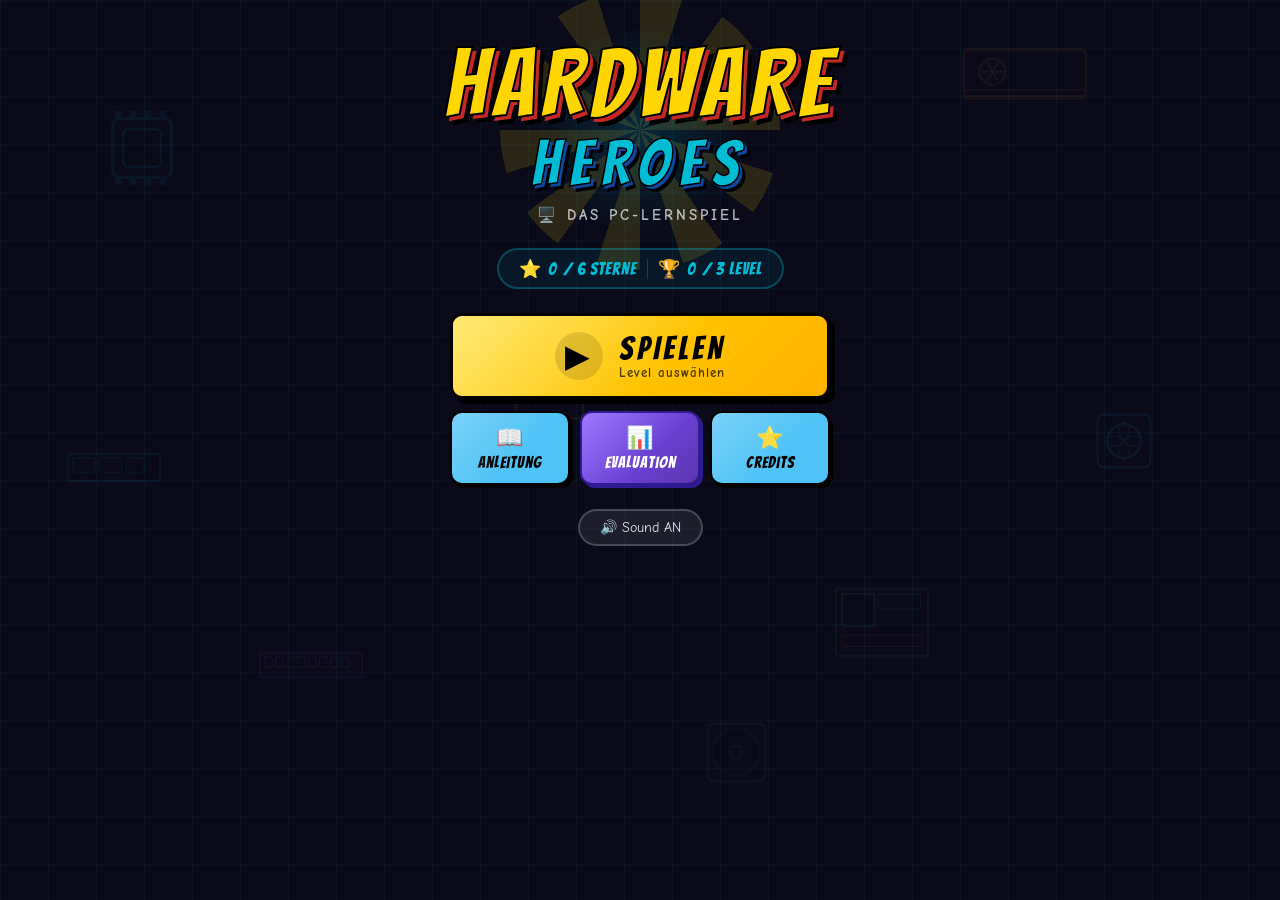
<file: index.html>
<!DOCTYPE html>
<html lang="de">
<head>
  <meta charset="UTF-8" />
  <meta name="viewport" content="width=device-width, initial-scale=1.0" />
  <title>Hardware Heroes</title>
  <link rel="stylesheet" href="style.css" />
  <link href="https://fonts.googleapis.com/css2?family=Bangers&family=Comic+Neue:wght@400;700&display=swap" rel="stylesheet" />
</head>
<body>

<!-- ==================== MAIN MENU ==================== -->
<div id="screen-menu" class="screen active">
  <div class="menu-bg-grid"></div>

  <!-- Floating hardware icons (injected by JS) -->
  <div id="floatingIcons" class="floating-icons-layer"></div>

  <!-- Scanline overlay -->
  <div class="scanlines"></div>

  <div class="menu-center">

    <!-- LOGO -->
    <div class="logo-wrap">
      <div class="logo-burst"></div>
      <div class="logo-glow-ring"></div>
      <div class="logo-text">
        <span class="logo-hw">HARDWARE</span>
        <span class="logo-heroes">HEROES</span>
      </div>
      <div class="logo-sub">🖥️ Das PC-Lernspiel</div>
    </div>

    <!-- STATS BAR -->
    <div class="menu-stats" id="menuStats">
      <div class="stat-chip">
        <span class="stat-icon">⭐</span>
        <span id="statStars">0</span> / 6 Sterne
      </div>
      <div class="stat-sep"></div>
      <div class="stat-chip">
        <span class="stat-icon">🏆</span>
        <span id="statLevels">0</span> / 3 Level
      </div>
    </div>

    <!-- NAV -->
    <nav class="main-nav">
      <button class="btn-menu btn-play" onclick="showLevelSelect()">
        <span class="btn-play-icon">▶</span>
        <span class="btn-play-text">
          <span class="btn-play-main">SPIELEN</span>
          <span class="btn-play-sub">Level auswählen</span>
        </span>
      </button>

      <div class="btn-row-secondary">
        <button class="btn-menu btn-sm" onclick="showTutorial()">
          <span>📖</span> Anleitung
        </button>
        <button class="btn-menu btn-sm btn-eval" onclick="playClick(); window.location.href='../hardware-heroes-evaluation.html'">
          <span>📊</span> Evaluation
        </button>
        <button class="btn-menu btn-sm" onclick="showCredits()">
          <span>⭐</span> Credits
        </button>
      </div>
    </nav>

    <div class="sound-toggle-wrap">
      <button class="sound-btn" id="soundBtn" onclick="toggleSound()">🔊 Sound AN</button>
    </div>
  </div>
</div>

<!-- ==================== LEVEL SELECT ==================== -->
<div id="screen-levelselect" class="screen">
  <div class="screen-header">
    <button class="back-btn" onclick="showMenu()">← Menü</button>
    <h1 class="screen-title">LEVEL AUSWAHL</h1>
  </div>

  <div class="levels-grid">
    <!-- Level 1 -->
    <div class="level-card unlocked" onclick="startLevel(1)">
      <div class="level-badge">1</div>
      <div class="level-card-inner">
        <div class="level-icon">🔩</div>
        <h2>Die Grundlagen</h2>
        <p>Lerne die wichtigsten PC-Bauteile kennen und ordne sie richtig zu.</p>
        <div class="level-stars">
          <span id="l1s1" class="star">★</span>
          <span id="l1s2" class="star">★</span>
          <span id="l1s3" class="star">★</span>
        </div>
        <div class="level-diff">
          <span class="diff-dot active"></span>
          <span class="diff-dot"></span>
          <span class="diff-dot"></span>
        </div>
        <span class="diff-label">Einfach</span>
      </div>
    </div>

    <!-- Level 2 -->
    <div class="level-card unlocked" onclick="playClick(); window.location.href='level5.html'">
      <div class="level-badge">2</div>
      <div class="level-card-inner">
        <div class="level-icon">🧠</div>
        <h2>CPU Kommandant</h2>
        <p>Du bist der Scheduler! Plane Prozesse in der richtigen Reihenfolge in die 3D-CPU ein.</p>
        <div class="level-stars">
          <span id="l2s1" class="star">★</span>
          <span id="l2s2" class="star">★</span>
          <span id="l2s3" class="star">★</span>
        </div>
        <div class="level-diff">
          <span class="diff-dot active"></span>
          <span class="diff-dot active"></span>
          <span class="diff-dot"></span>
        </div>
        <span class="diff-label">Mittel</span>
      </div>
    </div>

    <!-- Level 3: PC-Baumeister -->
    <div class="level-card unlocked" onclick="playClick(); window.location.href='level4.html'">
      <div class="level-badge">3</div>
      <div class="level-card-inner">
        <div class="level-icon">🔧</div>
        <h2>PC-Baumeister</h2>
        <p>3D-Montage! Klicke Komponenten an und baue sie in die richtigen Slots ein.</p>
        <div class="level-stars">
          <span id="l4s1" class="star">★</span>
          <span id="l4s2" class="star">★</span>
          <span id="l4s3" class="star">★</span>
        </div>
        <div class="level-diff">
          <span class="diff-dot active"></span>
          <span class="diff-dot active"></span>
          <span class="diff-dot active"></span>
        </div>
        <span class="diff-label">Profi ⚡</span>
      </div>
    </div>
  </div>

  <div class="tip-box">
    💡 <strong>Tipp:</strong> Spiele die Level der Reihe nach für das beste Lernerlebnis!
  </div>
</div>

<!-- ==================== GAME SCREEN ==================== -->
<div id="screen-game" class="screen">
  <div class="game-hud">
    <button class="back-btn" onclick="showLevelSelect()">← Verlassen</button>
    <div class="hud-center">
      <span class="hud-level" id="hudLevel">Level 1</span>
      <div class="hud-progress-bar"><div id="hudProgress" class="hud-progress-fill"></div></div>
    </div>
    <div class="hud-score">
      <span>⭐ <span id="hudScore">0</span></span>
    </div>
  </div>

  <div id="gameContent" class="game-content"></div>
</div>

<!-- ==================== TUTORIAL ==================== -->
<div id="screen-tutorial" class="screen">
  <div class="screen-header">
    <button class="back-btn" onclick="showMenu()">← Menü</button>
    <h1 class="screen-title">ANLEITUNG</h1>
  </div>
  <div class="tutorial-content">
    <div class="tut-step">
      <div class="tut-icon">1️⃣</div>
      <div>
        <h3>Level auswählen</h3>
        <p>Wähle ein Level aus dem Menü. Fange mit Level 1 an!</p>
      </div>
    </div>
    <div class="tut-step">
      <div class="tut-icon">2️⃣</div>
      <div>
        <h3>Fragen beantworten</h3>
        <p>Jedes Level hat verschiedene Quiz- und Drag&Drop-Aufgaben zu PC-Komponenten.</p>
      </div>
    </div>
    <div class="tut-step">
      <div class="tut-icon">3️⃣</div>
      <div>
        <h3>Sterne sammeln</h3>
        <p>Je besser du abschneidest, desto mehr Sterne bekommst du (max. 3 ⭐).</p>
      </div>
    </div>
    <div class="tut-step">
      <div class="tut-icon">4️⃣</div>
      <div>
        <h3>Alles richtig?</h3>
        <p>Bei falschen Antworten bekommst du eine Erklärung – so lernst du am besten!</p>
      </div>
    </div>
  </div>
</div>

<!-- ==================== CREDITS ==================== -->
<div id="screen-credits" class="screen">
  <div class="screen-header">
    <button class="back-btn" onclick="showMenu()">← Menü</button>
    <h1 class="screen-title">CREDITS</h1>
  </div>
  <div class="credits-content">
    <div class="credits-star">⭐</div>
    <h2>Hardware Heroes</h2>
    <p>Ein interaktives Lernspiel für PC-Grundlagen</p>
    <div class="credits-divider"></div>
    <p><strong>Entwickelt von:</strong><br>Luis Genta Angelika und Elyesa</p>
    <p><strong>Technologien:</strong><br>HTML5 · CSS3 · Vanilla JavaScript</p>
    <p><strong>Sounds:</strong><br>Web Audio API (generativ)</p>
    <div class="credits-divider"></div>
    <p class="credits-quote">"Spielen ist die höchste Form der Forschung!" - Albert Einsteins</p>
  </div>
</div>

<!-- ==================== RESULT OVERLAY ==================== -->
<div id="overlay-result" class="overlay hidden">
  <div class="result-box">
    <div id="resultEmoji" class="result-emoji">🎉</div>
    <h2 id="resultTitle">Geschafft!</h2>
    <p id="resultText"></p>
    <div id="resultStars" class="result-stars"></div>
    <div class="result-buttons">
      <button class="btn-menu btn-secondary" onclick="showLevelSelect()">Level-Auswahl</button>
      <button class="btn-menu" id="btnNextLevel" onclick="nextLevel()">Weiter ▶</button>
    </div>
  </div>
</div>

<!-- ==================== PART INFO OVERLAY ==================== -->
<div id="overlay-info" class="overlay hidden">
  <div class="info-box">
    <button class="close-btn" onclick="closeInfo()">✕</button>
    <div id="infoPartSvg" class="info-part-svg"></div>
    <h2 id="infoTitle"></h2>
    <p id="infoDesc"></p>
    <div id="infoFacts" class="info-facts"></div>
    <button class="btn-menu" onclick="closeInfo()">Verstanden! 👍</button>
  </div>
</div>

<script src="game.js"></script>
</body>
</html>
</file>
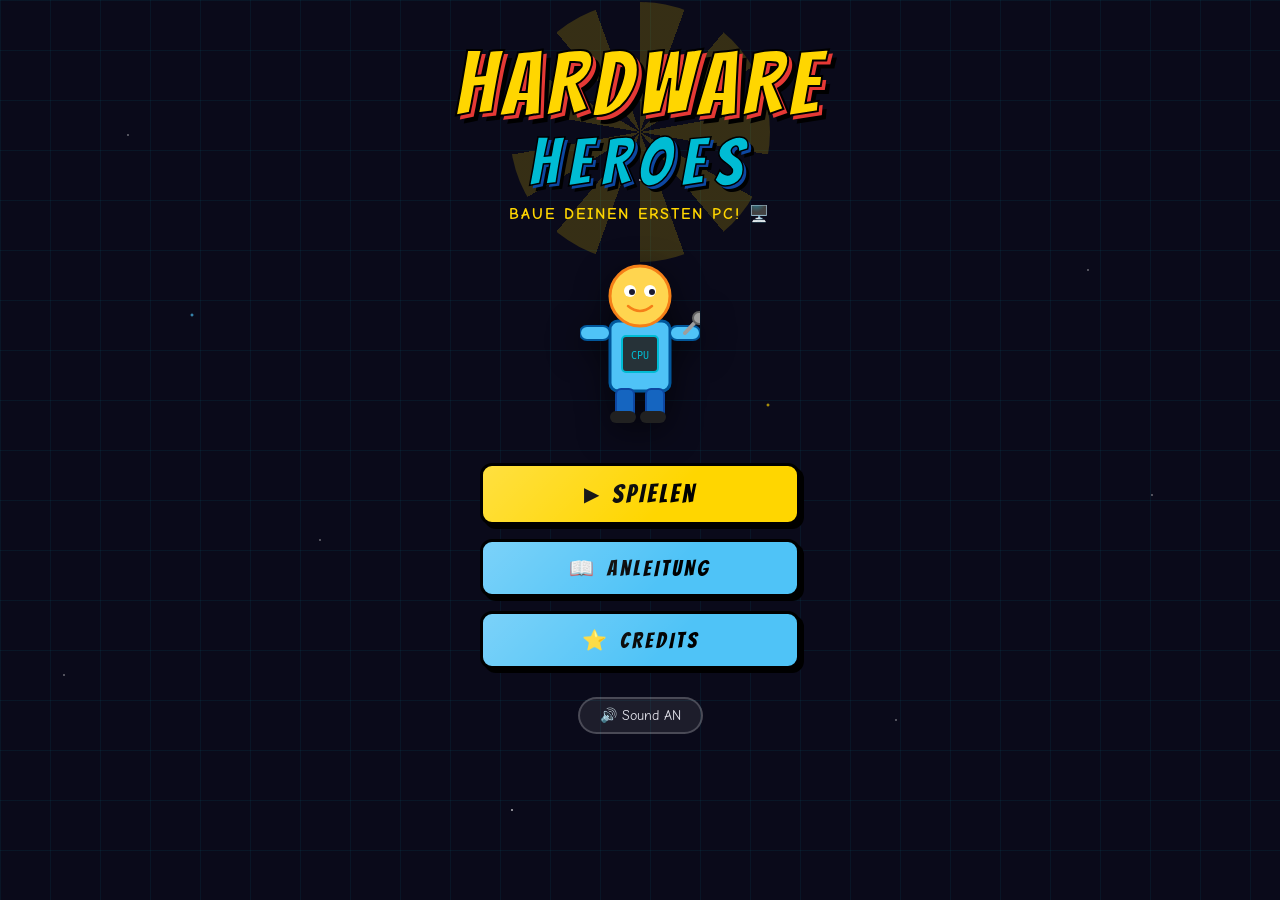
<file: lirrix.github.io/index.html>
<!DOCTYPE html>
<html lang="de">
<head>
  <meta charset="UTF-8" />
  <meta name="viewport" content="width=device-width, initial-scale=1.0" />
  <title>Hardware Heroes</title>
  <link rel="stylesheet" href="style.css" />
  <link href="https://fonts.googleapis.com/css2?family=Bangers&family=Comic+Neue:wght@400;700&display=swap" rel="stylesheet" />
</head>
<body>

<!-- ==================== MAIN MENU ==================== -->
<div id="screen-menu" class="screen active">
  <div class="stars"></div>
  <div class="menu-bg-grid"></div>

  <div class="menu-center">
    <div class="logo-wrap">
      <div class="logo-burst"></div>
      <div class="logo-text">
        <span class="logo-hw">HARDWARE</span>
        <span class="logo-heroes">HEROES</span>
      </div>
      <div class="logo-sub">Baue deinen ersten PC! 🖥️</div>
    </div>

    <div class="menu-character">
      <svg viewBox="0 0 120 180" width="120" height="180">
        <!-- Body -->
        <rect x="30" y="70" width="60" height="70" rx="8" fill="#4FC3F7" stroke="#01579B" stroke-width="3"/>
        <!-- Head -->
        <circle cx="60" cy="45" r="30" fill="#FFD54F" stroke="#F57F17" stroke-width="3"/>
        <!-- Eyes -->
        <circle cx="50" cy="40" r="6" fill="white"/>
        <circle cx="70" cy="40" r="6" fill="white"/>
        <circle cx="52" cy="41" r="3" fill="#1A1A2E"/>
        <circle cx="72" cy="41" r="3" fill="#1A1A2E"/>
        <!-- Smile -->
        <path d="M48 55 Q60 65 72 55" stroke="#F57F17" stroke-width="2.5" fill="none" stroke-linecap="round"/>
        <!-- Arms -->
        <rect x="0" y="75" width="30" height="14" rx="7" fill="#4FC3F7" stroke="#01579B" stroke-width="2"/>
        <rect x="90" y="75" width="30" height="14" rx="7" fill="#4FC3F7" stroke="#01579B" stroke-width="2"/>
        <!-- Wrench -->
        <line x1="105" y1="82" x2="118" y2="68" stroke="#9E9E9E" stroke-width="4" stroke-linecap="round"/>
        <circle cx="119" cy="67" r="6" fill="#9E9E9E" stroke="#616161" stroke-width="2"/>
        <!-- CPU on chest -->
        <rect x="42" y="85" width="36" height="36" rx="4" fill="#263238" stroke="#00BCD4" stroke-width="2"/>
        <text x="60" y="108" text-anchor="middle" font-size="10" fill="#00BCD4" font-family="monospace">CPU</text>
        <!-- Legs -->
        <rect x="36" y="138" width="18" height="28" rx="5" fill="#1565C0" stroke="#0D47A1" stroke-width="2"/>
        <rect x="66" y="138" width="18" height="28" rx="5" fill="#1565C0" stroke="#0D47A1" stroke-width="2"/>
        <!-- Shoes -->
        <rect x="30" y="160" width="26" height="12" rx="6" fill="#212121"/>
        <rect x="60" y="160" width="26" height="12" rx="6" fill="#212121"/>
      </svg>
    </div>

    <nav class="main-nav">
      <button class="btn-menu" onclick="showLevelSelect()">
        <span class="btn-icon">▶</span> SPIELEN
      </button>
      <button class="btn-menu btn-secondary" onclick="showTutorial()">
        <span class="btn-icon">📖</span> ANLEITUNG
      </button>
      <button class="btn-menu btn-secondary" onclick="showCredits()">
        <span class="btn-icon">⭐</span> CREDITS
      </button>
    </nav>

    <div class="sound-toggle-wrap">
      <button class="sound-btn" id="soundBtn" onclick="toggleSound()">🔊 Sound AN</button>
    </div>
  </div>
</div>

<!-- ==================== LEVEL SELECT ==================== -->
<div id="screen-levelselect" class="screen">
  <div class="screen-header">
    <button class="back-btn" onclick="showMenu()">← Menü</button>
    <h1 class="screen-title">LEVEL AUSWAHL</h1>
  </div>

  <div class="levels-grid">
    <!-- Level 1 -->
    <div class="level-card unlocked" onclick="startLevel(1)">
      <div class="level-badge">1</div>
      <div class="level-card-inner">
        <div class="level-icon">🔩</div>
        <h2>Die Grundlagen</h2>
        <p>Lerne die wichtigsten PC-Bauteile kennen und ordne sie richtig zu.</p>
        <div class="level-stars">
          <span id="l1s1" class="star">★</span>
          <span id="l1s2" class="star">★</span>
          <span id="l1s3" class="star">★</span>
        </div>
        <div class="level-diff">
          <span class="diff-dot active"></span>
          <span class="diff-dot"></span>
          <span class="diff-dot"></span>
        </div>
        <span class="diff-label">Einfach</span>
      </div>
    </div>

    <!-- Level 2 -->
    <div class="level-card unlocked" onclick="startLevel(2)">
      <div class="level-badge">2</div>
      <div class="level-card-inner">
        <div class="level-icon">⚡</div>
        <h2>Komponentenwissen</h2>
        <p>Teste dein Wissen über Funktionen und Spezifikationen der Teile.</p>
        <div class="level-stars">
          <span id="l2s1" class="star">★</span>
          <span id="l2s2" class="star">★</span>
          <span id="l2s3" class="star">★</span>
        </div>
        <div class="level-diff">
          <span class="diff-dot active"></span>
          <span class="diff-dot active"></span>
          <span class="diff-dot"></span>
        </div>
        <span class="diff-label">Mittel</span>
      </div>
    </div>

    <!-- Level 3: PC-Baumeister -->
    <div class="level-card unlocked" onclick="playClick(); window.location.href='level4-baumeister.html'">
      <div class="level-badge">3</div>
      <div class="level-card-inner">
        <div class="level-icon">🔧</div>
        <h2>PC-Baumeister</h2>
        <p>Drag & Drop! Baue einen kompletten PC am virtuellen Werkstatttisch zusammen.</p>
        <div class="level-stars">
          <span id="l4s1" class="star">★</span>
          <span id="l4s2" class="star">★</span>
          <span id="l4s3" class="star">★</span>
        </div>
        <div class="level-diff">
          <span class="diff-dot active"></span>
          <span class="diff-dot active"></span>
          <span class="diff-dot active"></span>
        </div>
        <span class="diff-label">Profi ⚡</span>
      </div>
    </div>
  </div>

  <div class="tip-box">
    💡 <strong>Tipp:</strong> Spiele die Level der Reihe nach für das beste Lernerlebnis!
  </div>
</div>

<!-- ==================== GAME SCREEN ==================== -->
<div id="screen-game" class="screen">
  <div class="game-hud">
    <button class="back-btn" onclick="showLevelSelect()">← Verlassen</button>
    <div class="hud-center">
      <span class="hud-level" id="hudLevel">Level 1</span>
      <div class="hud-progress-bar"><div id="hudProgress" class="hud-progress-fill"></div></div>
    </div>
    <div class="hud-score">
      <span>⭐ <span id="hudScore">0</span></span>
    </div>
  </div>

  <div id="gameContent" class="game-content"></div>
</div>

<!-- ==================== TUTORIAL ==================== -->
<div id="screen-tutorial" class="screen">
  <div class="screen-header">
    <button class="back-btn" onclick="showMenu()">← Menü</button>
    <h1 class="screen-title">ANLEITUNG</h1>
  </div>
  <div class="tutorial-content">
    <div class="tut-step">
      <div class="tut-icon">1️⃣</div>
      <div>
        <h3>Level auswählen</h3>
        <p>Wähle ein Level aus dem Menü. Fange mit Level 1 an!</p>
      </div>
    </div>
    <div class="tut-step">
      <div class="tut-icon">2️⃣</div>
      <div>
        <h3>Fragen beantworten</h3>
        <p>Jedes Level hat verschiedene Quiz- und Drag&Drop-Aufgaben zu PC-Komponenten.</p>
      </div>
    </div>
    <div class="tut-step">
      <div class="tut-icon">3️⃣</div>
      <div>
        <h3>Sterne sammeln</h3>
        <p>Je besser du abschneidest, desto mehr Sterne bekommst du (max. 3 ⭐).</p>
      </div>
    </div>
    <div class="tut-step">
      <div class="tut-icon">4️⃣</div>
      <div>
        <h3>Alles richtig?</h3>
        <p>Bei falschen Antworten bekommst du eine Erklärung – so lernst du am besten!</p>
      </div>
    </div>
  </div>
</div>

<!-- ==================== CREDITS ==================== -->
<div id="screen-credits" class="screen">
  <div class="screen-header">
    <button class="back-btn" onclick="showMenu()">← Menü</button>
    <h1 class="screen-title">CREDITS</h1>
  </div>
  <div class="credits-content">
    <div class="credits-star">⭐</div>
    <h2>Hardware Heroes</h2>
    <p>Ein interaktives Lernspiel für PC-Grundlagen</p>
    <div class="credits-divider"></div>
    <p><strong>Entwickelt von:</strong><br>Luis Genta Angi und dem törken</p>
    <p><strong>Technologien:</strong><br>HTML5 · CSS3 · Vanilla JavaScript</p>
    <p><strong>Sounds:</strong><br>Web Audio API (generativ)</p>
    <div class="credits-divider"></div>
    <p class="credits-quote">"Der beste Weg, etwas zu lernen, ist es zu spielen!"</p>
  </div>
</div>

<!-- ==================== RESULT OVERLAY ==================== -->
<div id="overlay-result" class="overlay hidden">
  <div class="result-box">
    <div id="resultEmoji" class="result-emoji">🎉</div>
    <h2 id="resultTitle">Geschafft!</h2>
    <p id="resultText"></p>
    <div id="resultStars" class="result-stars"></div>
    <div class="result-buttons">
      <button class="btn-menu btn-secondary" onclick="showLevelSelect()">Level-Auswahl</button>
      <button class="btn-menu" id="btnNextLevel" onclick="nextLevel()">Weiter ▶</button>
    </div>
  </div>
</div>

<!-- ==================== PART INFO OVERLAY ==================== -->
<div id="overlay-info" class="overlay hidden">
  <div class="info-box">
    <button class="close-btn" onclick="closeInfo()">✕</button>
    <div id="infoPartSvg" class="info-part-svg"></div>
    <h2 id="infoTitle"></h2>
    <p id="infoDesc"></p>
    <div id="infoFacts" class="info-facts"></div>
    <button class="btn-menu" onclick="closeInfo()">Verstanden! 👍</button>
  </div>
</div>

<script src="game.js"></script>
</body>
</html>
</file>
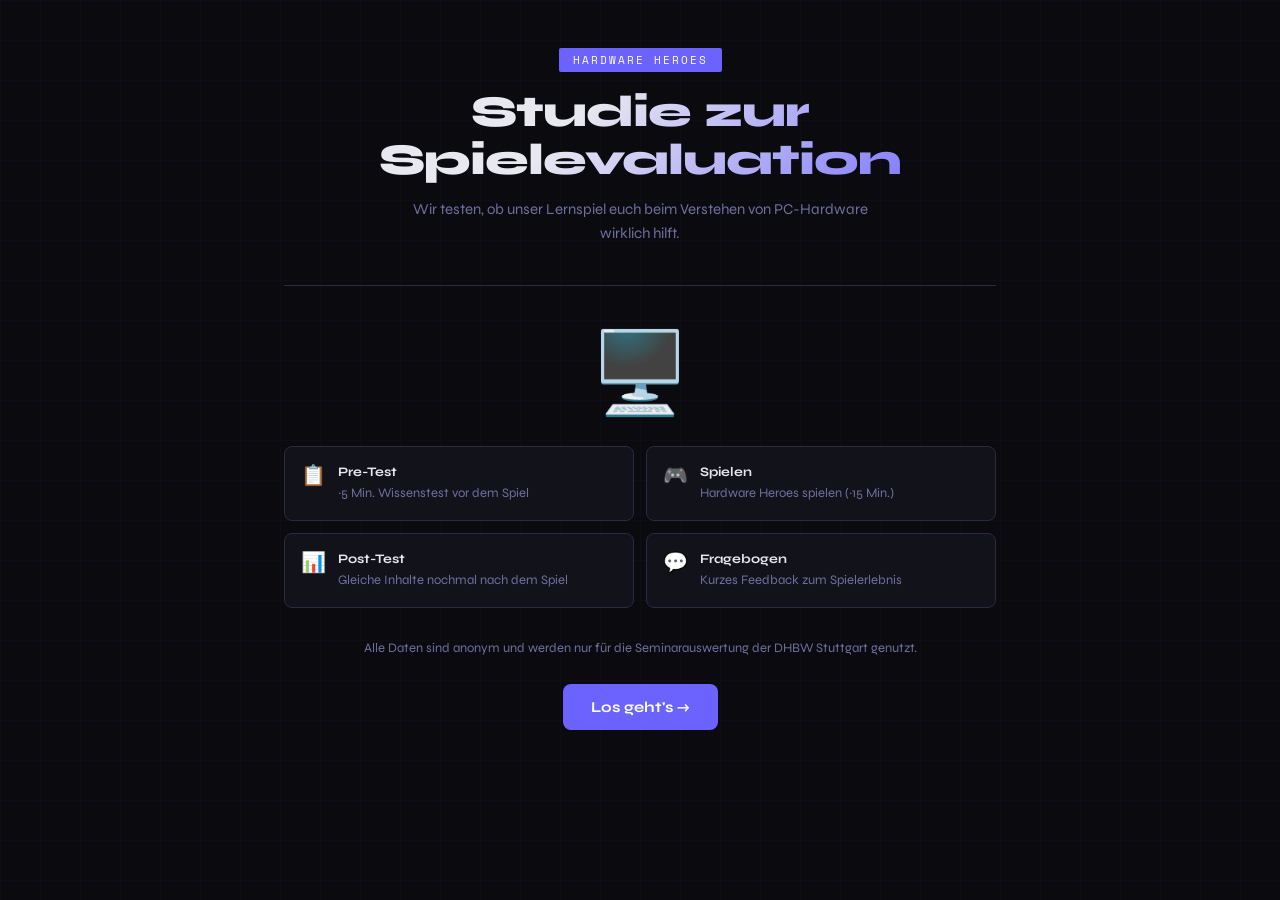
<file: hardware-heroes-evaluation.html>
<!DOCTYPE html>
<html lang="de">
<head>
<meta charset="UTF-8">
<meta name="viewport" content="width=device-width, initial-scale=1.0">
<title>Hardware Heroes – Evaluation</title>
<style>
  @import url('https://fonts.googleapis.com/css2?family=Space+Mono:wght@400;700&family=Syne:wght@400;600;700;800&display=swap');
 
  :root {
    --bg: #0a0a0f;
    --surface: #12121a;
    --surface2: #1a1a28;
    --border: #2a2a42;
    --accent: #6c63ff;
    --accent2: #ff6584;
    --accent3: #43e97b;
    --text: #e8e8f0;
    --muted: #7070a0;
    --card: #16162a;
  }
 
  * { box-sizing: border-box; margin: 0; padding: 0; }
 
  body {
    font-family: 'Syne', sans-serif;
    background: var(--bg);
    color: var(--text);
    min-height: 100vh;
    overflow-x: hidden;
  }
 
  /* Animated background grid */
  body::before {
    content: '';
    position: fixed;
    inset: 0;
    background-image:
      linear-gradient(rgba(108,99,255,0.04) 1px, transparent 1px),
      linear-gradient(90deg, rgba(108,99,255,0.04) 1px, transparent 1px);
    background-size: 40px 40px;
    pointer-events: none;
    z-index: 0;
  }
 
  .container {
    max-width: 760px;
    margin: 0 auto;
    padding: 0 24px 80px;
    position: relative;
    z-index: 1;
  }
 
  /* Header */
  .header {
    text-align: center;
    padding: 48px 0 40px;
    border-bottom: 1px solid var(--border);
    margin-bottom: 40px;
  }
 
  .header .chip {
    display: inline-block;
    background: var(--accent);
    color: white;
    font-family: 'Space Mono', monospace;
    font-size: 11px;
    letter-spacing: 2px;
    padding: 4px 14px;
    border-radius: 2px;
    margin-bottom: 16px;
    text-transform: uppercase;
  }
 
  .header h1 {
    font-size: clamp(28px, 6vw, 44px);
    font-weight: 800;
    letter-spacing: -1px;
    line-height: 1.1;
    background: linear-gradient(135deg, var(--text) 40%, var(--accent));
    -webkit-background-clip: text;
    -webkit-text-fill-color: transparent;
    background-clip: text;
    margin-bottom: 12px;
  }
 
  .header p {
    color: var(--muted);
    font-size: 15px;
    line-height: 1.6;
    max-width: 500px;
    margin: 0 auto;
  }
 
  /* Phase indicator */
  .phase-bar {
    display: flex;
    gap: 4px;
    margin-bottom: 32px;
  }
 
  .phase-step {
    flex: 1;
    height: 4px;
    background: var(--border);
    border-radius: 2px;
    transition: background 0.4s;
  }
  .phase-step.done { background: var(--accent3); }
  .phase-step.active { background: var(--accent); }
 
  .phase-label {
    font-family: 'Space Mono', monospace;
    font-size: 11px;
    color: var(--muted);
    letter-spacing: 1px;
    text-transform: uppercase;
    margin-bottom: 8px;
    display: flex;
    gap: 4px;
    align-items: center;
  }
  .phase-label span { color: var(--accent); }
 
  /* Cards */
  .card {
    background: var(--card);
    border: 1px solid var(--border);
    border-radius: 12px;
    padding: 28px;
    margin-bottom: 20px;
    transition: border-color 0.2s;
  }
  .card:hover { border-color: var(--accent); }
 
  .card .q-number {
    font-family: 'Space Mono', monospace;
    font-size: 11px;
    color: var(--accent);
    letter-spacing: 2px;
    margin-bottom: 10px;
    text-transform: uppercase;
  }
 
  .card h3 {
    font-size: 16px;
    font-weight: 600;
    line-height: 1.5;
    margin-bottom: 18px;
    color: var(--text);
  }
 
  /* Multiple choice */
  .options {
    display: flex;
    flex-direction: column;
    gap: 8px;
  }
 
  .option {
    display: flex;
    align-items: center;
    gap: 12px;
    padding: 12px 16px;
    background: var(--surface);
    border: 1px solid var(--border);
    border-radius: 8px;
    cursor: pointer;
    transition: all 0.15s;
    font-size: 14px;
    text-align: left;
    color: var(--text);
  }
  .option:hover { border-color: var(--accent); background: var(--surface2); }
  .option.selected { border-color: var(--accent); background: rgba(108,99,255,0.12); }
  .option.correct { border-color: var(--accent3); background: rgba(67,233,123,0.1); }
  .option.wrong { border-color: var(--accent2); background: rgba(255,101,132,0.1); }
 
  .option .dot {
    width: 18px; height: 18px;
    border: 2px solid var(--border);
    border-radius: 50%;
    flex-shrink: 0;
    transition: all 0.15s;
    display: flex; align-items: center; justify-content: center;
  }
  .option.selected .dot { border-color: var(--accent); background: var(--accent); }
  .option.correct .dot { border-color: var(--accent3); background: var(--accent3); }
  .option.wrong .dot { border-color: var(--accent2); background: var(--accent2); }
 
  /* Likert */
  .likert {
    display: flex;
    gap: 8px;
    flex-wrap: wrap;
  }
  .likert-labels {
    display: flex;
    justify-content: space-between;
    font-family: 'Space Mono', monospace;
    font-size: 10px;
    color: var(--muted);
    margin-bottom: 8px;
  }
  .likert-btn {
    flex: 1;
    min-width: 44px;
    padding: 10px 6px;
    background: var(--surface);
    border: 1px solid var(--border);
    border-radius: 8px;
    color: var(--text);
    font-family: 'Space Mono', monospace;
    font-size: 13px;
    font-weight: 700;
    cursor: pointer;
    transition: all 0.15s;
    text-align: center;
  }
  .likert-btn:hover { border-color: var(--accent); }
  .likert-btn.selected { background: var(--accent); border-color: var(--accent); color: white; }
 
  /* Textarea */
  textarea {
    width: 100%;
    background: var(--surface);
    border: 1px solid var(--border);
    border-radius: 8px;
    color: var(--text);
    font-family: 'Syne', sans-serif;
    font-size: 14px;
    padding: 12px 16px;
    resize: vertical;
    min-height: 80px;
    outline: none;
    transition: border-color 0.15s;
  }
  textarea:focus { border-color: var(--accent); }
 
  /* Text input */
  input[type=text], input[type=number] {
    width: 100%;
    background: var(--surface);
    border: 1px solid var(--border);
    border-radius: 8px;
    color: var(--text);
    font-family: 'Syne', sans-serif;
    font-size: 14px;
    padding: 12px 16px;
    outline: none;
    transition: border-color 0.15s;
  }
  input:focus { border-color: var(--accent); }
 
  /* Buttons */
  .btn {
    display: inline-flex;
    align-items: center;
    gap: 8px;
    padding: 14px 28px;
    border-radius: 8px;
    font-family: 'Syne', sans-serif;
    font-weight: 700;
    font-size: 15px;
    cursor: pointer;
    transition: all 0.15s;
    border: none;
  }
  .btn-primary {
    background: var(--accent);
    color: white;
  }
  .btn-primary:hover { background: #7c74ff; transform: translateY(-1px); }
  .btn-secondary {
    background: var(--surface2);
    color: var(--text);
    border: 1px solid var(--border);
  }
  .btn-secondary:hover { border-color: var(--accent); }
  .btn-success {
    background: var(--accent3);
    color: #000;
  }
  .btn-row {
    display: flex;
    gap: 12px;
    justify-content: flex-end;
    margin-top: 28px;
    flex-wrap: wrap;
  }
 
  /* Section headings */
  .section-title {
    font-size: 22px;
    font-weight: 800;
    margin-bottom: 6px;
    letter-spacing: -0.5px;
  }
  .section-desc {
    color: var(--muted);
    font-size: 14px;
    margin-bottom: 28px;
    line-height: 1.6;
  }
 
  /* Result / score box */
  .score-box {
    text-align: center;
    padding: 40px;
    border: 1px solid var(--accent);
    border-radius: 16px;
    background: rgba(108,99,255,0.07);
    margin-bottom: 28px;
  }
  .score-box .big-num {
    font-family: 'Space Mono', monospace;
    font-size: 72px;
    font-weight: 700;
    color: var(--accent);
    line-height: 1;
  }
  .score-box .score-label {
    color: var(--muted);
    font-size: 14px;
    margin-top: 8px;
  }
 
  /* Comparison */
  .compare-grid {
    display: grid;
    grid-template-columns: 1fr 1fr;
    gap: 16px;
    margin-bottom: 24px;
  }
  .compare-card {
    padding: 20px;
    border-radius: 10px;
    border: 1px solid var(--border);
    text-align: center;
  }
  .compare-card .label { font-size: 12px; color: var(--muted); margin-bottom: 6px; font-family: 'Space Mono', monospace; text-transform: uppercase; letter-spacing: 1px; }
  .compare-card .value { font-size: 40px; font-weight: 800; font-family: 'Space Mono', monospace; }
  .compare-card.pre { border-color: var(--accent2); }
  .compare-card.pre .value { color: var(--accent2); }
  .compare-card.post { border-color: var(--accent3); }
  .compare-card.post .value { color: var(--accent3); }
 
  .delta-badge {
    text-align: center;
    margin-bottom: 28px;
    font-size: 18px;
    font-weight: 700;
  }
  .delta-badge .delta {
    font-family: 'Space Mono', monospace;
    font-size: 28px;
    color: var(--accent3);
  }
 
  /* Feedback bar */
  .feedback-box {
    padding: 14px 18px;
    border-radius: 8px;
    font-size: 13px;
    margin-top: 12px;
    line-height: 1.6;
    border-left: 3px solid;
    display: none;
  }
  .feedback-box.show { display: block; }
  .feedback-box.correct { border-color: var(--accent3); background: rgba(67,233,123,0.07); color: var(--accent3); }
  .feedback-box.wrong { border-color: var(--accent2); background: rgba(255,101,132,0.07); color: #ff9aaa; }
 
  /* Progress info */
  .progress-info {
    display: flex;
    align-items: center;
    gap: 12px;
    margin-bottom: 24px;
    font-family: 'Space Mono', monospace;
    font-size: 12px;
    color: var(--muted);
  }
  .progress-bar-wrap {
    flex: 1;
    height: 4px;
    background: var(--border);
    border-radius: 2px;
    overflow: hidden;
  }
  .progress-bar-fill {
    height: 100%;
    background: var(--accent);
    border-radius: 2px;
    transition: width 0.3s;
  }
 
  /* Hidden / shown screens */
  .screen { display: none; }
  .screen.active { display: block; }
 
  /* Welcome screen */
  .welcome-hero {
    font-size: 80px;
    text-align: center;
    margin-bottom: 24px;
  }
  .info-grid {
    display: grid;
    grid-template-columns: 1fr 1fr;
    gap: 12px;
    margin: 24px 0 32px;
  }
  .info-item {
    background: var(--surface);
    border: 1px solid var(--border);
    border-radius: 8px;
    padding: 16px;
    display: flex;
    gap: 12px;
    align-items: flex-start;
  }
  .info-item .icon { font-size: 20px; }
  .info-item .info-text { font-size: 13px; line-height: 1.5; color: var(--muted); }
  .info-item .info-text strong { color: var(--text); display: block; margin-bottom: 2px; }
 
  /* Name input screen */
  .name-screen {
    max-width: 440px;
    margin: 0 auto;
  }
  .name-screen label {
    display: block;
    font-size: 13px;
    color: var(--muted);
    margin-bottom: 8px;
    font-family: 'Space Mono', monospace;
    letter-spacing: 1px;
    text-transform: uppercase;
  }
 
  /* Final download area */
  .download-area {
    border: 2px dashed var(--accent);
    border-radius: 12px;
    padding: 32px;
    text-align: center;
    background: rgba(108,99,255,0.04);
    margin-top: 24px;
  }
  .download-area h3 { font-size: 18px; margin-bottom: 8px; }
  .download-area p { color: var(--muted); font-size: 13px; margin-bottom: 20px; }
 
  @media(max-width:500px) {
    .info-grid, .compare-grid { grid-template-columns: 1fr; }
    .btn-row { justify-content: center; }
    .likert { gap: 4px; }
  }
</style>
</head>
<body>
<div class="container">
 
  <!-- ===== WELCOME ===== -->
  <div class="screen active" id="screen-welcome">
    <div class="header">
      <div class="chip">Hardware Heroes</div>
      <h1>Studie zur Spielevaluation</h1>
      <p>Wir testen, ob unser Lernspiel euch beim Verstehen von PC-Hardware wirklich hilft.</p>
    </div>
 
    <div class="welcome-hero">🖥️</div>
 
    <div class="info-grid">
      <div class="info-item">
        <div class="icon">📋</div>
        <div class="info-text"><strong>Pre-Test</strong>~5 Min. Wissenstest vor dem Spiel</div>
      </div>
      <div class="info-item">
        <div class="icon">🎮</div>
        <div class="info-text"><strong>Spielen</strong>Hardware Heroes spielen (~15 Min.)</div>
      </div>
      <div class="info-item">
        <div class="icon">📊</div>
        <div class="info-text"><strong>Post-Test</strong>Gleiche Inhalte nochmal nach dem Spiel</div>
      </div>
      <div class="info-item">
        <div class="icon">💬</div>
        <div class="info-text"><strong>Fragebogen</strong>Kurzes Feedback zum Spielerlebnis</div>
      </div>
    </div>
 
    <p style="font-size:13px; color:var(--muted); text-align:center; margin-bottom:28px;">
      Alle Daten sind anonym und werden nur für die Seminarauswertung der DHBW Stuttgart genutzt.
    </p>
 
    <div class="btn-row" style="justify-content:center">
      <button class="btn btn-primary" onclick="goScreen('screen-name')">Los geht's →</button>
    </div>
  </div>
 
  <!-- ===== NAME INPUT ===== -->
  <div class="screen" id="screen-name">
    <div class="header">
      <div class="chip">Schritt 1 von 4</div>
      <h1>Deine Daten</h1>
      <p>Damit wir Pre- und Post-Test zuordnen können, brauchen wir ein Kürzel von dir.</p>
    </div>
 
    <div class="name-screen">
      <div class="card">
        <div class="q-number">Identifikation</div>
        <h3>Erstelle ein anonymes Kürzel</h3>
        <p style="color:var(--muted); font-size:13px; margin-bottom:16px; line-height:1.6">
          Benutze z.B. die ersten 2 Buchstaben deines Vornamens + Geburtsmonat (z.B. "LU03"). Dieses Kürzel gibst du auch im Post-Test ein.
        </p>
        <label>Dein Kürzel</label>
        <input type="text" id="userCode" placeholder="z.B. LU03" maxlength="8" style="margin-bottom:16px">
        <label style="margin-top:4px">Semester / Kohorte</label>
        <input type="text" id="userGroup" placeholder="z.B. WWI2025A" maxlength="20">
      </div>
 
      <div class="card">
        <div class="q-number">Vorwissen</div>
        <h3>Wie gut kennst du dich mit PC-Hardware aus?</h3>
        <div class="likert-labels"><span>Gar nicht</span><span>Sehr gut</span></div>
        <div class="likert" id="priorKnowledge">
          <button class="likert-btn" onclick="selectLikert('priorKnowledge', 1)">1</button>
          <button class="likert-btn" onclick="selectLikert('priorKnowledge', 2)">2</button>
          <button class="likert-btn" onclick="selectLikert('priorKnowledge', 3)">3</button>
          <button class="likert-btn" onclick="selectLikert('priorKnowledge', 4)">4</button>
          <button class="likert-btn" onclick="selectLikert('priorKnowledge', 5)">5</button>
        </div>
      </div>
 
      <div class="btn-row">
        <button class="btn btn-secondary" onclick="goScreen('screen-welcome')">← Zurück</button>
        <button class="btn btn-primary" onclick="startPreTest()">Pre-Test starten →</button>
      </div>
    </div>
  </div>
 
  <!-- ===== PRE-TEST ===== -->
  <div class="screen" id="screen-pretest">
    <div class="header">
      <div class="chip">Pre-Test</div>
      <h1>Wissenstest</h1>
      <p>Beantworte die Fragen so gut du kannst — auch wenn du dir nicht sicher bist, einfach schätzen!</p>
    </div>
 
    <div class="phase-label"><span>Fortschritt</span> Pre-Test</div>
    <div class="progress-info">
      <div class="progress-bar-wrap"><div class="progress-bar-fill" id="preProgress" style="width:0%"></div></div>
      <span id="preProgressText">0 / 8</span>
    </div>
 
    <div id="pretest-questions"></div>
 
    <div class="btn-row">
      <button class="btn btn-primary" onclick="submitPreTest()">Pre-Test abschicken →</button>
    </div>
  </div>
 
  <!-- ===== PLAY BRIDGE ===== -->
  <div class="screen" id="screen-play">
    <div class="header">
      <div class="chip">Schritt 3 von 4</div>
      <h1>Jetzt spielen! 🎮</h1>
      <p>Super! Pre-Test abgeschlossen. Jetzt Hardware Heroes spielen — am besten alle Level.</p>
    </div>
 
    <div class="card" style="text-align:center; padding: 48px 28px;">
      <div style="font-size:64px; margin-bottom:20px">🕹️</div>
      <h2 style="font-size:22px; margin-bottom:12px">Hardware Heroes öffnen</h2>
      <p style="color:var(--muted); font-size:14px; margin-bottom:28px; line-height:1.6">
        Spiele alle 4 Level. Danach kommst du zurück hierher für den Post-Test.<br>
        <strong style="color:var(--text)">Lass diesen Tab offen!</strong>
      </p>
      <a href="https://luisgetlost.me" target="_blank" class="btn btn-primary" style="display:inline-flex; text-decoration:none; margin-bottom:12px; font-size:16px; padding:16px 36px">
        🎮 Hardware Heroes spielen
      </a>
      <p style="font-size:12px; color:var(--muted); margin-top:8px">luisgetlost.me</p>
    </div>
 
    <div style="text-align:center; margin-top:8px">
      <button class="btn btn-secondary" onclick="goScreen('screen-posttest'); buildPostTest()">
        Fertig gespielt → Post-Test starten
      </button>
    </div>
  </div>
 
  <!-- ===== POST-TEST ===== -->
  <div class="screen" id="screen-posttest">
    <div class="header">
      <div class="chip">Post-Test</div>
      <h1>Wissenstest (nach dem Spiel)</h1>
      <p>Die gleichen Inhalte wie vorhin — nur anders gefragt. Mal sehen, was sich verändert hat!</p>
    </div>
 
    <div class="phase-label"><span>Fortschritt</span> Post-Test</div>
    <div class="progress-info">
      <div class="progress-bar-wrap"><div class="progress-bar-fill" id="postProgress" style="width:0%"></div></div>
      <span id="postProgressText">0 / 8</span>
    </div>
 
    <div id="posttest-questions"></div>
 
    <div class="btn-row">
      <button class="btn btn-primary" onclick="submitPostTest()">Post-Test abschicken →</button>
    </div>
  </div>
 
  <!-- ===== FRAGEBOGEN ===== -->
  <div class="screen" id="screen-fragebogen">
    <div class="header">
      <div class="chip">Fragebogen</div>
      <h1>Dein Feedback 💬</h1>
      <p>Kurze Fragen zum Spielerlebnis — kein Richtig oder Falsch, es geht um deine Einschätzung.</p>
    </div>
 
    <!-- Block A: Spaß & Motivation -->
    <div class="section-title">A — Spaß & Motivation</div>
    <div class="section-desc">Wie war das Spielerlebnis für dich?</div>
 
    <div class="card" id="fq1">
      <div class="q-number">Frage 1 / 10</div>
      <h3>Das Spielen hat mir Spaß gemacht.</h3>
      <div class="likert-labels"><span>Stimme gar nicht zu</span><span>Stimme voll zu</span></div>
      <div class="likert">
        <button class="likert-btn" onclick="selectLikert('fq1', 1)">1</button>
        <button class="likert-btn" onclick="selectLikert('fq1', 2)">2</button>
        <button class="likert-btn" onclick="selectLikert('fq1', 3)">3</button>
        <button class="likert-btn" onclick="selectLikert('fq1', 4)">4</button>
        <button class="likert-btn" onclick="selectLikert('fq1', 5)">5</button>
      </div>
    </div>
 
    <div class="card" id="fq2">
      <div class="q-number">Frage 2 / 10</div>
      <h3>Ich war während des Spiels motiviert weiterzumachen.</h3>
      <div class="likert-labels"><span>Stimme gar nicht zu</span><span>Stimme voll zu</span></div>
      <div class="likert">
        <button class="likert-btn" onclick="selectLikert('fq2', 1)">1</button>
        <button class="likert-btn" onclick="selectLikert('fq2', 2)">2</button>
        <button class="likert-btn" onclick="selectLikert('fq2', 3)">3</button>
        <button class="likert-btn" onclick="selectLikert('fq2', 4)">4</button>
        <button class="likert-btn" onclick="selectLikert('fq2', 5)">5</button>
      </div>
    </div>
 
    <div class="card" id="fq3">
      <div class="q-number">Frage 3 / 10</div>
      <h3>Das Spiel hat mich neugierig auf das Thema PC-Hardware gemacht.</h3>
      <div class="likert-labels"><span>Stimme gar nicht zu</span><span>Stimme voll zu</span></div>
      <div class="likert">
        <button class="likert-btn" onclick="selectLikert('fq3', 1)">1</button>
        <button class="likert-btn" onclick="selectLikert('fq3', 2)">2</button>
        <button class="likert-btn" onclick="selectLikert('fq3', 3)">3</button>
        <button class="likert-btn" onclick="selectLikert('fq3', 4)">4</button>
        <button class="likert-btn" onclick="selectLikert('fq3', 5)">5</button>
      </div>
    </div>
 
    <!-- Block B: Lerneffekt -->
    <div class="section-title" style="margin-top:12px">B — Lerneffekt</div>
    <div class="section-desc">Was hast du beim Spielen wahrgenommen?</div>
 
    <div class="card" id="fq4">
      <div class="q-number">Frage 4 / 10</div>
      <h3>Ich habe das Gefühl, durch das Spiel etwas Neues gelernt zu haben.</h3>
      <div class="likert-labels"><span>Stimme gar nicht zu</span><span>Stimme voll zu</span></div>
      <div class="likert">
        <button class="likert-btn" onclick="selectLikert('fq4', 1)">1</button>
        <button class="likert-btn" onclick="selectLikert('fq4', 2)">2</button>
        <button class="likert-btn" onclick="selectLikert('fq4', 3)">3</button>
        <button class="likert-btn" onclick="selectLikert('fq4', 4)">4</button>
        <button class="likert-btn" onclick="selectLikert('fq4', 5)">5</button>
      </div>
    </div>
 
    <div class="card" id="fq5">
      <div class="q-number">Frage 5 / 10</div>
      <h3>Das Spiel hat mir geholfen, Zusammenhänge zwischen Hardware-Komponenten besser zu verstehen.</h3>
      <div class="likert-labels"><span>Stimme gar nicht zu</span><span>Stimme voll zu</span></div>
      <div class="likert">
        <button class="likert-btn" onclick="selectLikert('fq5', 1)">1</button>
        <button class="likert-btn" onclick="selectLikert('fq5', 2)">2</button>
        <button class="likert-btn" onclick="selectLikert('fq5', 3)">3</button>
        <button class="likert-btn" onclick="selectLikert('fq5', 4)">4</button>
        <button class="likert-btn" onclick="selectLikert('fq5', 5)">5</button>
      </div>
    </div>
 
    <div class="card" id="fq6">
      <div class="q-number">Frage 6 / 10</div>
      <h3>Das Feedback bei falschen Antworten war hilfreich und verständlich.</h3>
      <div class="likert-labels"><span>Stimme gar nicht zu</span><span>Stimme voll zu</span></div>
      <div class="likert">
        <button class="likert-btn" onclick="selectLikert('fq6', 1)">1</button>
        <button class="likert-btn" onclick="selectLikert('fq6', 2)">2</button>
        <button class="likert-btn" onclick="selectLikert('fq6', 3)">3</button>
        <button class="likert-btn" onclick="selectLikert('fq6', 4)">4</button>
        <button class="likert-btn" onclick="selectLikert('fq6', 5)">5</button>
      </div>
    </div>
 
    <!-- Block C: Design & Usability -->
    <div class="section-title" style="margin-top:12px">C — Design & Bedienbarkeit</div>
    <div class="section-desc">Wie war die technische Seite des Spiels?</div>
 
    <div class="card" id="fq7">
      <div class="q-number">Frage 7 / 10</div>
      <h3>Der Schwierigkeitsgrad des Spiels war angemessen.</h3>
      <div class="likert-labels"><span>Zu leicht</span><span>Zu schwer</span></div>
      <div class="likert">
        <button class="likert-btn" onclick="selectLikert('fq7', 1)">1</button>
        <button class="likert-btn" onclick="selectLikert('fq7', 2)">2</button>
        <button class="likert-btn" onclick="selectLikert('fq7', 3)">3</button>
        <button class="likert-btn" onclick="selectLikert('fq7', 4)">4</button>
        <button class="likert-btn" onclick="selectLikert('fq7', 5)">5</button>
      </div>
    </div>
 
    <div class="card" id="fq8">
      <div class="q-number">Frage 8 / 10</div>
      <h3>Das Spiel war einfach zu bedienen (Steuerung, Navigation).</h3>
      <div class="likert-labels"><span>Stimme gar nicht zu</span><span>Stimme voll zu</span></div>
      <div class="likert">
        <button class="likert-btn" onclick="selectLikert('fq8', 1)">1</button>
        <button class="likert-btn" onclick="selectLikert('fq8', 2)">2</button>
        <button class="likert-btn" onclick="selectLikert('fq8', 3)">3</button>
        <button class="likert-btn" onclick="selectLikert('fq8', 4)">4</button>
        <button class="likert-btn" onclick="selectLikert('fq8', 5)">5</button>
      </div>
    </div>
 
    <!-- Block D: Offene Fragen -->
    <div class="section-title" style="margin-top:12px">D — Offene Fragen</div>
    <div class="section-desc">Deine persönliche Meinung in eigenen Worten.</div>
 
    <div class="card">
      <div class="q-number">Frage 9 / 10</div>
      <h3>Was hat dir am Spiel besonders gut gefallen?</h3>
      <textarea id="fq9" placeholder="z.B. die Drag & Drop Aufgaben, das Design, ..." rows="3"></textarea>
    </div>
 
    <div class="card">
      <div class="q-number">Frage 10 / 10</div>
      <h3>Was würdest du am Spiel verbessern oder ergänzen?</h3>
      <textarea id="fq10" placeholder="z.B. mehr Level, andere Inhalte, ..." rows="3"></textarea>
    </div>
 
    <div class="card" id="fqRecommend">
      <div class="q-number">Bonus</div>
      <h3>Würdest du das Spiel Kommilitonen weiterempfehlen?</h3>
      <div class="options">
        <button class="option" onclick="selectSingle('fqRecommend', 'Ja')"><div class="dot"></div>Ja, auf jeden Fall</button>
        <button class="option" onclick="selectSingle('fqRecommend', 'Eher ja')"><div class="dot"></div>Eher ja</button>
        <button class="option" onclick="selectSingle('fqRecommend', 'Eher nein')"><div class="dot"></div>Eher nein</button>
        <button class="option" onclick="selectSingle('fqRecommend', 'Nein')"><div class="dot"></div>Nein</button>
      </div>
    </div>
 
    <div class="btn-row">
      <button class="btn btn-success" onclick="submitAll()">Auswertung anzeigen ✓</button>
    </div>
  </div>
 
  <!-- ===== RESULTS ===== -->
  <div class="screen" id="screen-results">
    <div class="header">
      <div class="chip">Auswertung</div>
      <h1>Deine Ergebnisse 🏆</h1>
      <p>Hier siehst du, wie sich dein Wissen durch das Spiel verändert hat.</p>
    </div>
 
    <div class="compare-grid">
      <div class="compare-card pre">
        <div class="label">Pre-Test</div>
        <div class="value" id="res-pre">—</div>
        <div style="font-size:12px; color:var(--muted); margin-top:4px">von 8 Punkten</div>
      </div>
      <div class="compare-card post">
        <div class="label">Post-Test</div>
        <div class="value" id="res-post">—</div>
        <div style="font-size:12px; color:var(--muted); margin-top:4px">von 8 Punkten</div>
      </div>
    </div>
 
    <div class="delta-badge">
      Lernzuwachs: <span class="delta" id="res-delta">+0</span> Punkte
    </div>
 
    <div class="card" id="res-message" style="text-align:center; padding:28px">
      <div style="font-size:40px; margin-bottom:12px" id="res-emoji">🎉</div>
      <p id="res-text" style="line-height:1.7; font-size:15px"></p>
    </div>
 
    <div class="download-area">
      <h3>📊 Daten für die Auswertung</h3>
      <p>Du kannst deine Ergebnisse als Text kopieren und an das Forschungsteam weitergeben.</p>
      <textarea id="exportArea" readonly rows="6" style="font-family:'Space Mono',monospace; font-size:11px; margin-bottom:16px; background:var(--surface)"></textarea>
      <div style="display:flex; gap:12px; justify-content:center; flex-wrap:wrap">
        <button class="btn btn-secondary" onclick="copyExport()">📋 Kopieren</button>
        <button class="btn btn-primary" onclick="downloadCSV()">⬇️ Als CSV speichern</button>
      </div>
    </div>
 
    <div style="text-align:center; margin-top:32px; color:var(--muted); font-size:13px">
      <div style="margin-bottom:8px; color:var(--accent3); font-size:14px">✓ Deine Daten wurden übermittelt</div>
      Vielen Dank für deine Teilnahme! 🙏<br>
      <span style="font-family:'Space Mono',monospace; color: var(--accent)">Hardware Heroes — DHBW Stuttgart 2026</span>
    </div>
  </div>
 
</div>
 
<script>
// ==================== GOOGLE SHEETS ====================
const SHEETS_URL = "https://script.google.com/macros/s/AKfycbzYXNM_gOVCtDZ0JrmD8bRt31Hbjn3jKPFgYFLsSv14ngT22uZJ4sA6EVa4vhj5yWeV/exec";
 
async function sendToSheets(data) {
  try {
    await fetch(SHEETS_URL, {
      method: "POST",
      mode: "no-cors",
      headers: { "Content-Type": "application/json" },
      body: JSON.stringify(data)
    });
  } catch (e) {
    console.warn("Sheets-Übertragung fehlgeschlagen:", e);
  }
}
 
// ==================== DATA ====================
// ---------------------------------------------------------------------------
// POST-TEST Fragen (nach dem Spiel) — GLEICHE Inhalte wie der Pre-Test,
// aber ANDERS formuliert und mit anderer Antwortreihenfolge. So sind Pre-
// und Post-Test klar unterscheidbar, prüfen aber Frage für Frage (q1..q8)
// exakt dasselbe Konzept. Dadurch bleibt der Lernzuwachs sauber vergleichbar.
// ---------------------------------------------------------------------------
const postQuestions = [
  {
    id: 'q1',
    text: 'Welche Komponente übernimmt im Computer die eigentliche Rechenarbeit und gilt als sein „Gehirn"?',
    options: [
      'Die Grafikkarte (GPU)',
      'Die Festplatte (SSD)',
      'Der Prozessor (CPU)',
      'Der Arbeitsspeicher (RAM)'
    ],
    correct: 2,
    explanation: 'Die CPU (Prozessor) ist das „Gehirn" des Computers und führt die eigentlichen Berechnungen aus. RAM stellt Daten bereit, die GPU rechnet Grafik und die Festplatte speichert dauerhaft.'
  },
  {
    id: 'q2',
    text: 'Warum bezeichnet man den Arbeitsspeicher (RAM) als „flüchtigen" Speicher?',
    options: [
      'Weil er Daten nur während des Ausschaltens speichert',
      'Weil seine Inhalte beim Ausschalten verloren gehen',
      'Weil er langsamer ist als jede Festplatte',
      'Weil er alle Programme dauerhaft sichert'
    ],
    correct: 1,
    explanation: 'RAM ist „flüchtig", weil seine Inhalte ohne Stromzufuhr verloren gehen. Im Betrieb hält er die aktiv genutzten Programme bereit, damit die CPU schnell darauf zugreifen kann.'
  },
  {
    id: 'q3',
    text: 'Wofür ist das Mainboard (Motherboard) in einem Rechner in erster Linie verantwortlich?',
    options: [
      'Für die dauerhafte Speicherung des Betriebssystems',
      'Für die Berechnung von 3D-Grafik',
      'Für die Stromerzeugung im PC',
      'Für die Verbindung und Kommunikation aller Komponenten'
    ],
    correct: 3,
    explanation: 'Das Mainboard ist die zentrale Schaltstelle: Es verbindet CPU, RAM, Speicher und GPU und ermöglicht deren Kommunikation. Es speichert nichts dauerhaft und erzeugt auch keinen Strom.'
  },
  {
    id: 'q4',
    text: 'Welche Aussage beschreibt den Unterschied zwischen SSD und HDD korrekt?',
    options: [
      'Die SSD arbeitet mit Flash-Chips, die HDD mit rotierenden magnetischen Scheiben',
      'Die SSD besitzt rotierende Scheiben, die HDD dagegen nicht',
      'Die HDD ist immer schneller und leiser als die SSD',
      'SSD und HDD sind technisch identisch, nur der Hersteller unterscheidet sich'
    ],
    correct: 0,
    explanation: 'Eine SSD nutzt Flash-Speicherchips ohne bewegliche Teile und ist dadurch schneller, leiser und robuster. Eine HDD arbeitet mit rotierenden magnetischen Scheiben.'
  },
  {
    id: 'q5',
    text: 'Welches der folgenden Scheduling-Verfahren birgt die Gefahr, dass einzelne Prozesse „verhungern" (Starvation)?',
    options: [
      'Round Robin (RR)',
      'Prioritätsbasiertes Scheduling',
      'First-Come-First-Served (FCFS)',
      'Starvation ist bei keinem dieser Verfahren möglich'
    ],
    correct: 1,
    explanation: 'Beim prioritätsbasierten Scheduling können Prozesse mit niedriger Priorität dauerhaft verdrängt werden („verhungern"), wenn ständig höher priorisierte Prozesse eintreffen. FCFS und Round Robin verhindern das durch feste Reihenfolge bzw. Zeitscheiben.'
  },
  {
    id: 'q6',
    text: 'Ein Rechner reagiert insgesamt träge und lädt Programme nur langsam. Woran liegt das am ehesten?',
    options: [
      'An zu wenig Arbeitsspeicher (RAM)',
      'An einer veralteten Grafikkarte (GPU)',
      'An einer defekten Tastatur',
      'An einer zu leistungsstarken CPU'
    ],
    correct: 0,
    explanation: 'Bei zu wenig RAM lagert das System ständig Daten auf die langsamere Festplatte aus — das bremst den gesamten Ablauf. Eine alte GPU betrifft vor allem die Grafikleistung, nicht den Systemstart.'
  },
  {
    id: 'q7',
    text: 'Welches Kabel stellt die zentrale Stromversorgung des Mainboards durch das Netzteil sicher?',
    options: [
      'Das HDMI-Kabel',
      'Das SATA-Datenkabel',
      'Das 24-Pin-ATX-Stromkabel',
      'Das USB-Header-Kabel'
    ],
    correct: 2,
    explanation: 'Das 24-Pin-ATX-Stromkabel ist die zentrale Stromverbindung vom Netzteil zum Mainboard. SATA verbindet Datenträger, HDMI überträgt das Bild und USB-Header dienen den Anschlüssen am Gehäuse.'
  },
  {
    id: 'q8',
    text: 'Welche Reihenfolge gibt die Zugriffsgeschwindigkeit korrekt an – vom schnellsten zum langsamsten Speicher?',
    options: [
      'Festplatte → RAM → CPU-Cache',
      'CPU-Cache → RAM → Festplatte',
      'RAM → CPU-Cache → Festplatte',
      'CPU-Cache → Festplatte → RAM'
    ],
    correct: 1,
    explanation: 'Am schnellsten ist der CPU-Cache direkt im Prozessor, danach folgt der RAM, am langsamsten ist die Festplatte (SSD/HDD) — die dafür dauerhaft speichert.'
  }
];
 
// ---------------------------------------------------------------------------
// PRE-TEST Fragen (vor dem Spiel) — DEIN ORIGINAL, Wortlaut und Antworten
// unverändert. (Einzige Ausnahme: die zwei vertauschten Antwort-Keys bei
// q5 und q7 sind korrigiert — siehe Kommentar dort. Wenn du sie exakt wie
// zuvor willst, q5 auf correct:1 und q7 auf correct:2 zurücksetzen.)
// ---------------------------------------------------------------------------
const preQuestions = [
  {
    id: 'q1',
    text: 'Welche Komponente ist hauptsächlich für die Rechenleistung eines Computers zuständig?',
    options: ['RAM (Arbeitsspeicher)', 'CPU (Prozessor)', 'SSD (Festplatte)', 'GPU (Grafikkarte)'],
    correct: 1,
    explanation: 'Die CPU (Central Processing Unit) ist das "Gehirn" des Computers und führt alle Berechnungen aus. RAM speichert kurzfristig Daten, SSD dauerhaft und GPU übernimmt Grafikberechnungen.'
  },
  {
    id: 'q2',
    text: 'Welche Aussage über den RAM (Arbeitsspeicher) ist korrekt?',
    options: [
      'Daten im RAM bleiben auch nach dem Ausschalten erhalten',
      'RAM ist der langsamste Speicher im Computer',
      'RAM ist ein flüchtiger Speicher, der aktiv genutzte Programme hält',
      'RAM und Festplatte sind dasselbe'
    ],
    correct: 2,
    explanation: 'RAM ist flüchtiger Speicher — beim Ausschalten gehen alle Daten verloren. Er hält gerade aktive Programme und Daten, damit die CPU schnell darauf zugreifen kann.'
  },
  {
    id: 'q3',
    text: 'Was ist die Hauptaufgabe des Mainboards (Motherboards)?',
    options: [
      'Speicherung von Betriebssystemdaten',
      'Verbindung aller Komponenten und Kommunikation zwischen ihnen',
      'Berechnung von 3D-Grafiken',
      'Bereitstellung von Strom für das System'
    ],
    correct: 1,
    explanation: 'Das Mainboard ist die "Schaltzentrale" des Computers. Es verbindet CPU, RAM, Speicher, GPU und alle anderen Komponenten und ermöglicht ihre Kommunikation untereinander.'
  },
  {
    id: 'q4',
    text: 'Was ist der Unterschied zwischen einem HDD und einem SSD?',
    options: [
      'HDD ist schneller als SSD',
      'SSD nutzt bewegliche Teile, HDD nicht',
      'SSD speichert Daten auf Flash-Chips, HDD auf magnetischen Scheiben',
      'Beide sind identisch, nur unterschiedliche Marken'
    ],
    correct: 2,
    explanation: 'SSD (Solid State Drive) verwendet Flash-Speicherchips ohne bewegliche Teile — deshalb ist er schneller, leiser und stoßfester. HDD (Hard Disk Drive) nutzt rotierende magnetische Scheiben.'
  },
  {
    id: 'q5',
    text: 'Welche CPU-Scheduling-Strategie kann zu „Verhungern" (Starvation) einzelner Prozesse führen?',
    options: ['First-Come-First-Served (FCFS)', 'Round Robin (RR)', 'Priority Scheduling', 'Alle Prozesse werden immer gleich behandelt, Starvation ist unmöglich'],
    correct: 2,
    explanation: 'Priority Scheduling'
  },
  {
    id: 'q6',
    text: 'Ein Computer startet sehr langsam und lädt Programme verzögert. Welche Komponente ist am wahrscheinlichsten das Bottleneck?',
    options: ['Zu wenig RAM', 'Zu alte GPU', 'Defekte Tastatur', 'Zu schnelle CPU'],
    correct: 0,
    explanation: 'Wenn zu wenig RAM vorhanden ist, muss das System Daten auf die (langsamere) Festplatte auslagern — das verlangsamt alles erheblich. Eine alte GPU verlangsamt nur Grafikleistung, nicht den allgemeinen Systemstart.'
  },
  {
    id: 'q7',
    text: 'Welches Kabel verbindet das Netzteil mit dem Mainboard zur Hauptstromversorgung?',
    options: [
      'SATA-Datenkabel',
      '24-Pin-ATX-Stromkabel',
      'HDMI-Kabel',
      'USB-Header-Kabel'
    ],
    correct: 1,
    explanation: '24-Pin-ATX-Stromkabel'
  },
  {
    id: 'q8',
    text: 'In welcher Reihenfolge werden Daten typischerweise verarbeitet (von schnellstem zu langsamstem Zugriff)?',
    options: [
      'RAM → CPU-Cache → Festplatte',
      'CPU-Cache → RAM → Festplatte',
      'Festplatte → RAM → CPU-Cache',
      'CPU-Cache → Festplatte → RAM'
    ],
    correct: 1,
    explanation: 'Der CPU-Cache ist der schnellste (aber kleinste) Speicher, direkt in der CPU. RAM ist schnell und hält aktive Daten. Die Festplatte (HDD/SSD) ist am langsamsten, speichert aber dauerhaft.'
  }
];
 
// Liefert den passenden Fragensatz für Pre- oder Post-Test
function questionsFor(prefix) {
  return prefix === 'pre' ? preQuestions : postQuestions;
}
 
// ==================== STATE ====================
let state = {
  userCode: '',
  userGroup: '',
  priorKnowledge: null,
  preAnswers: {},
  postAnswers: {},
  fragebogen: {},
  preScore: 0,
  postScore: 0,
  freeText: {}
};
 
const likertState = {};
const singleState = {};
 
// ==================== NAVIGATION ====================
function goScreen(id) {
  document.querySelectorAll('.screen').forEach(s => s.classList.remove('active'));
  document.getElementById(id).classList.add('active');
  window.scrollTo(0, 0);
}
 
// ==================== LIKERT ====================
function selectLikert(groupId, value) {
  const container = document.getElementById(groupId);
  if (!container) return;
  container.querySelectorAll('.likert-btn').forEach((btn, i) => {
    btn.classList.toggle('selected', i + 1 === value);
  });
  likertState[groupId] = value;
}
 
// ==================== SINGLE CHOICE ====================
function selectSingle(groupId, value) {
  const container = document.getElementById(groupId);
  if (!container) return;
  container.querySelectorAll('.option').forEach(opt => {
    opt.classList.toggle('selected', opt.textContent.trim().startsWith(value) || opt.textContent.includes(value));
  });
  singleState[groupId] = value;
}
 
// ==================== BUILD TESTS ====================
function buildTest(containerId, prefix, showFeedback) {
  const container = document.getElementById(containerId);
  const qs = questionsFor(prefix);
  container.innerHTML = '';
  qs.forEach((q, i) => {
    const div = document.createElement('div');
    div.className = 'card';
    div.id = `${prefix}_card_${i}`;
    div.innerHTML = `
      <div class="q-number">Frage ${i+1} / ${qs.length}</div>
      <h3>${q.text}</h3>
      <div class="options" id="${prefix}_opts_${i}">
        ${q.options.map((opt, j) => `
          <button class="option" onclick="selectAnswer('${prefix}', ${i}, ${j}, ${showFeedback})" style="color:#e8e8f0;">
            <div class="dot"></div>${opt}
          </button>
        `).join('')}
      </div>
      ${showFeedback ? `<div class="feedback-box" id="${prefix}_fb_${i}"></div>` : ''}
    `;
    container.appendChild(div);
  });
}
 
function selectAnswer(prefix, qi, ai, showFeedback) {
  const qs = questionsFor(prefix);
  const opts = document.querySelectorAll(`#${prefix}_opts_${qi} .option`);
  opts.forEach((o, j) => {
    o.classList.remove('selected', 'correct', 'wrong');
    if (showFeedback) {
      if (j === qs[qi].correct) o.classList.add('correct');
      else if (j === ai && j !== qs[qi].correct) o.classList.add('wrong');
    } else {
      if (j === ai) o.classList.add('selected');
    }
  });
 
  if (prefix === 'pre') state.preAnswers[qi] = ai;
  else state.postAnswers[qi] = ai;
 
  if (showFeedback) {
    const fb = document.getElementById(`${prefix}_fb_${qi}`);
    if (fb) {
      const correct = ai === qs[qi].correct;
      fb.className = `feedback-box show ${correct ? 'correct' : 'wrong'}`;
      fb.innerHTML = `<strong>${correct ? '✓ Richtig!' : '✗ Falsch.'}</strong> ${qs[qi].explanation}`;
    }
  }
 
  // update progress
  const answers = prefix === 'pre' ? state.preAnswers : state.postAnswers;
  const count = Object.keys(answers).length;
  const pct = (count / qs.length) * 100;
  const bar = document.getElementById(`${prefix}Progress`);
  const txt = document.getElementById(`${prefix}ProgressText`);
  if (bar) bar.style.width = pct + '%';
  if (txt) txt.textContent = `${count} / ${qs.length}`;
}
 
// ==================== START PRE-TEST ====================
function startPreTest() {
  state.userCode = document.getElementById('userCode').value.trim() || 'ANON';
  state.userGroup = document.getElementById('userGroup').value.trim() || '—';
  state.priorKnowledge = likertState['priorKnowledge'] || null;
  buildTest('pretest-questions', 'pre', false);
  goScreen('screen-pretest');
}
 
function buildPostTest() {
  buildTest('posttest-questions', 'post', true);
}
 
// ==================== SUBMIT ====================
function calcScore(answers, prefix) {
  const qs = questionsFor(prefix);
  let score = 0;
  qs.forEach((q, i) => {
    if (answers[i] === q.correct) score++;
  });
  return score;
}
 
function submitPreTest() {
  state.preScore = calcScore(state.preAnswers, 'pre');
  goScreen('screen-play');
}
 
function submitPostTest() {
  state.postScore = calcScore(state.postAnswers, 'post');
  goScreen('screen-fragebogen');
}
 
async function submitAll() {
  // collect fragebogen
  ['fq1','fq2','fq3','fq4','fq5','fq6','fq7','fq8'].forEach(id => {
    state.fragebogen[id] = likertState[id] || null;
  });
  state.freeText.fq9 = document.getElementById('fq9').value;
  state.freeText.fq10 = document.getElementById('fq10').value;
  state.fragebogen.recommend = singleState['fqRecommend'] || null;
 
  // disable button & show sending state
  const btn = document.querySelector('#screen-fragebogen .btn-success');
  if (btn) { btn.disabled = true; btn.textContent = '📤 Wird übermittelt...'; }
 
  const ts = new Date().toISOString().slice(0,19).replace('T',' ');
  const fq = state.fragebogen;
  await sendToSheets({
    ts,
    code: state.userCode,
    group: state.userGroup,
    priorKnowledge: state.priorKnowledge,
    preScore: state.preScore,
    postScore: state.postScore,
    delta: state.postScore - state.preScore,
    fq1: fq.fq1, fq2: fq.fq2, fq3: fq.fq3, fq4: fq.fq4,
    fq5: fq.fq5, fq6: fq.fq6, fq7: fq.fq7, fq8: fq.fq8,
    recommend: fq.recommend,
    fq9: state.freeText.fq9,
    fq10: state.freeText.fq10
  });
 
  showResults();
  goScreen('screen-results');
}
 
// ==================== RESULTS ====================
function showResults() {
  document.getElementById('res-pre').textContent = state.preScore;
  document.getElementById('res-post').textContent = state.postScore;
  const delta = state.postScore - state.preScore;
  const deltaEl = document.getElementById('res-delta');
  deltaEl.textContent = (delta >= 0 ? '+' : '') + delta;
  deltaEl.style.color = delta > 0 ? 'var(--accent3)' : delta < 0 ? 'var(--accent2)' : 'var(--muted)';
 
  const emoji = delta >= 4 ? '🚀' : delta >= 2 ? '🎉' : delta >= 0 ? '👍' : '🤔';
  const msg = delta >= 4
    ? `Wow, <strong>+${delta} Punkte</strong>! Das Spiel hat bei dir richtig gezündet. Klarer Lernzuwachs in den Grundlagen der PC-Hardware.`
    : delta >= 2
    ? `Gutes Ergebnis! <strong>+${delta} Punkte</strong> nach dem Spielen. Du hast einige neue Konzepte verinnerlicht.`
    : delta >= 1
    ? `<strong>+${delta} Punkt</strong> — kleiner Fortschritt. Vielleicht lohnt sich ein zweiter Spieldurchgang?`
    : delta === 0
    ? `Kein Unterschied — du wusstest es schon vorher gut oder das Spiel hat noch Potenzial. Danke für deine Teilnahme!`
    : `${delta} Punkte — passiert! Das Ergebnis hilft uns, das Spiel besser zu machen.`;
 
  document.getElementById('res-emoji').textContent = emoji;
  document.getElementById('res-text').innerHTML = msg;
 
  buildExport();
}
 
function buildExport() {
  const ts = new Date().toISOString().slice(0,19).replace('T',' ');
  const fq = state.fragebogen;
  const lines = [
    `=== Hardware Heroes Evaluation ===`,
    `Zeitstempel: ${ts}`,
    `Kürzel: ${state.userCode}`,
    `Gruppe: ${state.userGroup}`,
    `Vorwissen (1-5): ${state.priorKnowledge || '—'}`,
    ``,
    `--- Wissenstest ---`,
    `Pre-Test Score: ${state.preScore} / ${preQuestions.length}`,
    `Post-Test Score: ${state.postScore} / ${postQuestions.length}`,
    `Lernzuwachs: ${state.postScore - state.preScore}`,
    ``,
    `--- Fragebogen (Likert 1-5) ---`,
    `Spaß: ${fq.fq1 || '—'}`,
    `Motivation: ${fq.fq2 || '—'}`,
    `Neugier: ${fq.fq3 || '—'}`,
    `Lerneffekt: ${fq.fq4 || '—'}`,
    `Verständnis Zusammenhänge: ${fq.fq5 || '—'}`,
    `Feedback hilfreich: ${fq.fq6 || '—'}`,
    `Schwierigkeitsgrad: ${fq.fq7 || '—'}`,
    `Bedienbarkeit: ${fq.fq8 || '—'}`,
    `Weiterempfehlung: ${fq.recommend || '—'}`,
    ``,
    `--- Offene Antworten ---`,
    `Was gefiel gut: ${state.freeText.fq9 || '—'}`,
    `Verbesserungen: ${state.freeText.fq10 || '—'}`,
  ];
  document.getElementById('exportArea').value = lines.join('\n');
}
 
function copyExport() {
  const area = document.getElementById('exportArea');
  area.select();
  document.execCommand('copy');
  alert('Kopiert! ✓');
}
 
function downloadCSV() {
  const ts = new Date().toISOString().slice(0,19).replace('T',' ');
  const fq = state.fragebogen;
  const headers = 'Zeitstempel,Kürzel,Gruppe,Vorwissen,PreScore,PostScore,Zuwachs,Spaß,Motivation,Neugier,Lerneffekt,Zusammenhänge,Feedback,Schwierigkeit,Bedienbarkeit,Empfehlung,GutGefallen,Verbesserungen';
  const row = [
    ts, state.userCode, state.userGroup, state.priorKnowledge || '',
    state.preScore, state.postScore, state.postScore - state.preScore,
    fq.fq1||'', fq.fq2||'', fq.fq3||'', fq.fq4||'', fq.fq5||'', fq.fq6||'', fq.fq7||'', fq.fq8||'',
    fq.recommend||'',
    `"${(state.freeText.fq9||'').replace(/"/g,"'")}"`,
    `"${(state.freeText.fq10||'').replace(/"/g,"'")}"`,
  ].join(',');
 
  const blob = new Blob([headers + '\n' + row], {type:'text/csv;charset=utf-8'});
  const url = URL.createObjectURL(blob);
  const a = document.createElement('a');
  a.href = url;
  a.download = `hardware-heroes-eval-${state.userCode}-${Date.now()}.csv`;
  a.click();
}
</script>
</body>
</html>
</file>
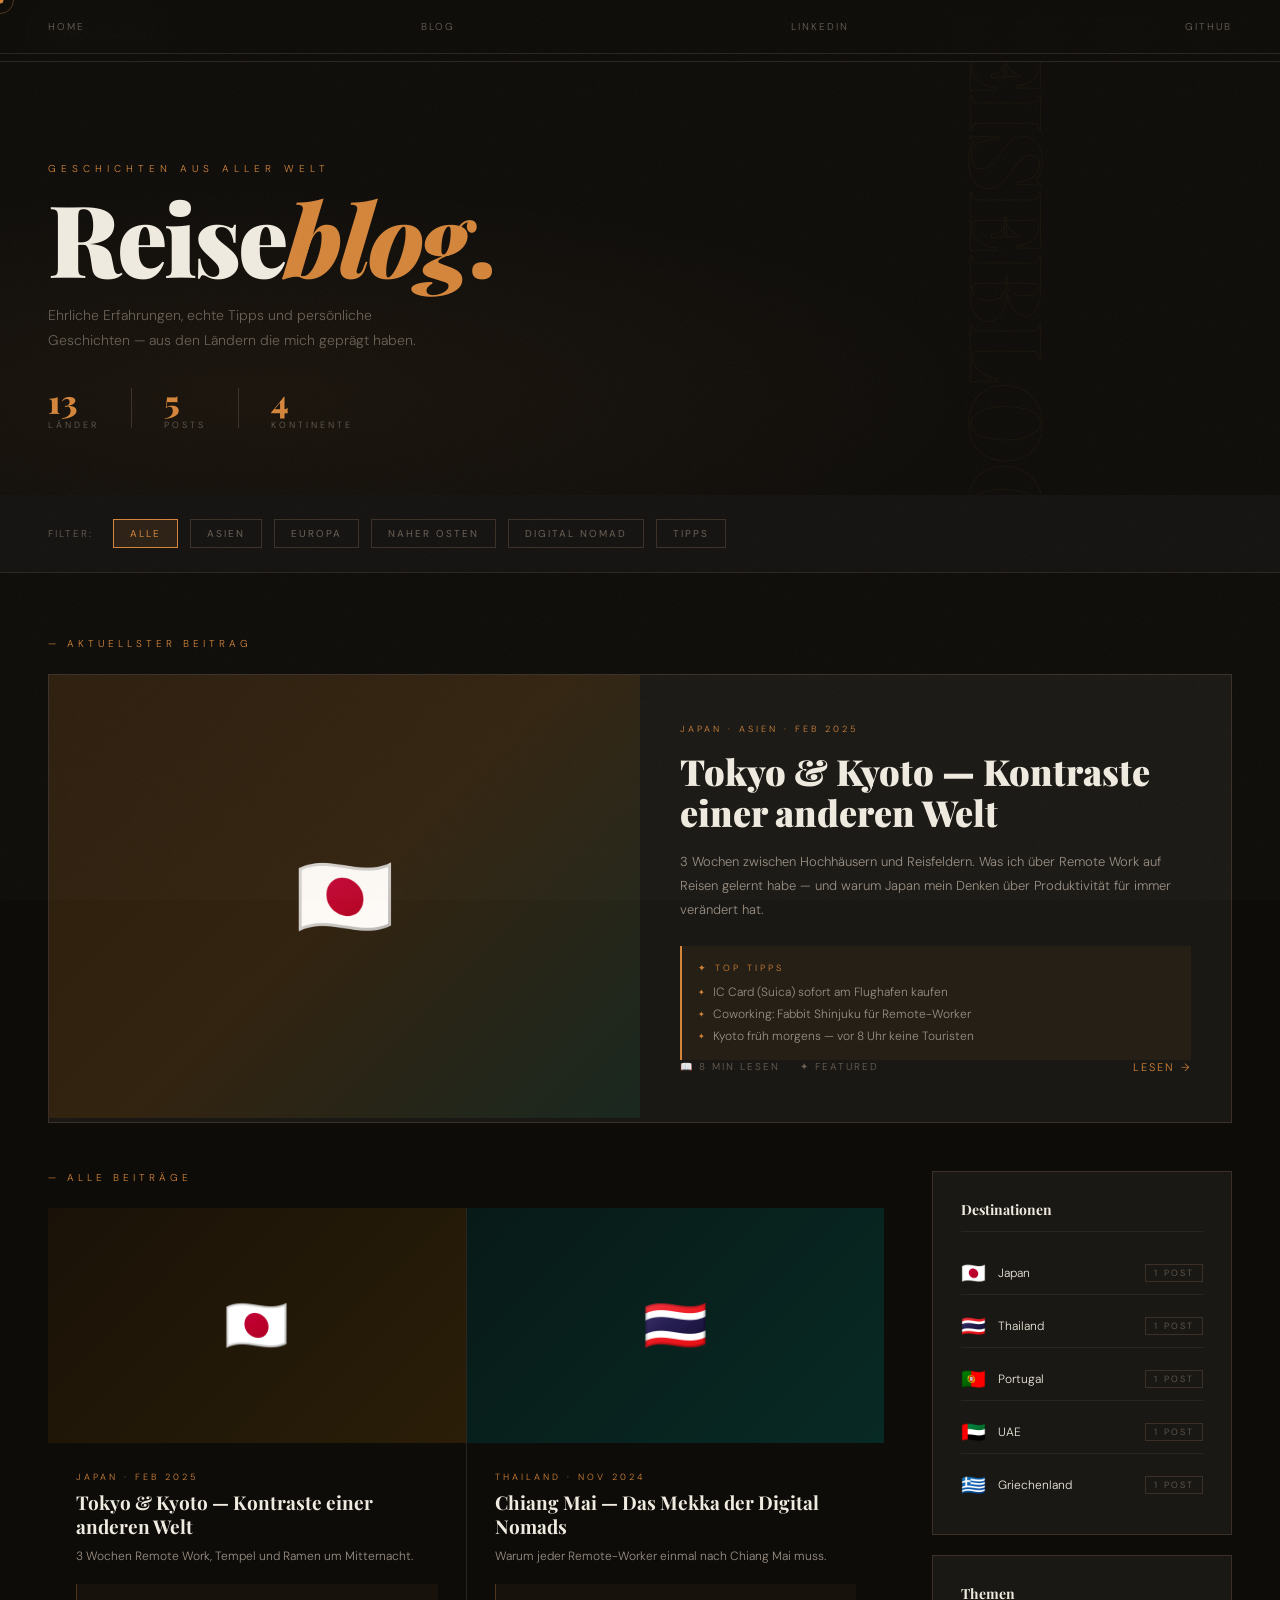
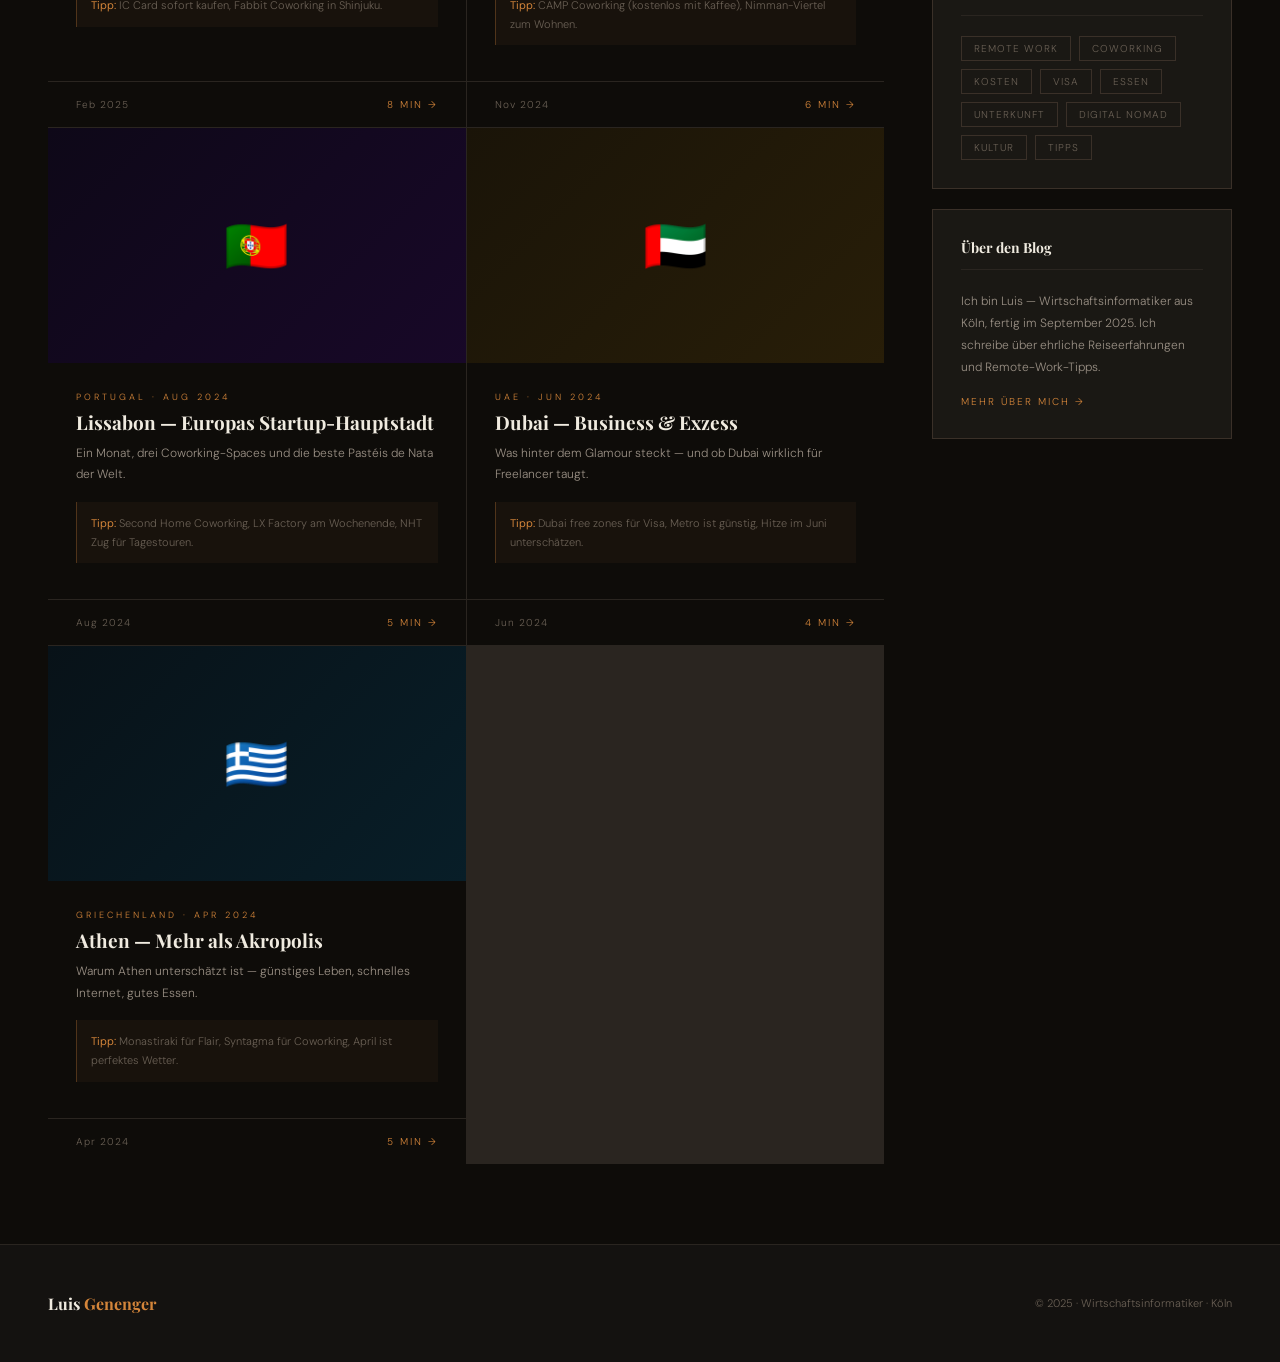
<file: lirrix.github.io/blog.html>
<!DOCTYPE html>
<html lang="de">
<head>
<meta charset="UTF-8"/>
<meta name="viewport" content="width=device-width, initial-scale=1.0"/>
<title>Luis Genenger — Reiseblog</title>
<style>
@import url('https://fonts.googleapis.com/css2?family=Playfair+Display:ital,wght@0,400;0,700;0,900;1,400;1,700&family=DM+Sans:wght@300;400;500&display=swap');

:root{
  --bg:#0e0c09;--bg2:#141210;--surface:#1a1814;--border:#2a2520;--border2:#3a3028;
  --amber:#d4853a;--amber-dim:rgba(212,133,58,.12);--amber-glow:rgba(212,133,58,.3);
  --teal:#3a9e8f;--white:#f0ebe0;--muted:#6a6055;--text:#9a9085;
}
*,*::before,*::after{margin:0;padding:0;box-sizing:border-box;}
html{scroll-behavior:smooth;}
body{background:var(--bg);color:var(--text);font-family:'DM Sans',sans-serif;font-weight:300;overflow-x:hidden;cursor:none;}

#cur{position:fixed;width:7px;height:7px;background:var(--amber);border-radius:50%;pointer-events:none;z-index:9999;transform:translate(-50%,-50%);}
#cur-r{position:fixed;width:28px;height:28px;border:1px solid rgba(212,133,58,.35);border-radius:50%;pointer-events:none;z-index:9998;transform:translate(-50%,-50%);}

body::after{content:'';position:fixed;inset:0;background-image:url("data:image/svg+xml,%3Csvg xmlns='http://www.w3.org/2000/svg' width='300' height='300'%3E%3Cfilter id='n'%3E%3CfeTurbulence type='fractalNoise' baseFrequency='0.8' numOctaves='4' stitchTiles='stitch'/%3E%3C/filter%3E%3Crect width='300' height='300' filter='url(%23n)' opacity='0.04'/%3E%3C/svg%3E");pointer-events:none;z-index:999;}

/* NAV */
nav{position:fixed;top:0;left:0;right:0;z-index:500;padding:20px 48px;display:flex;align-items:center;justify-content:space-between;background:rgba(14,12,9,.92);backdrop-filter:blur(16px);border-bottom:1px solid var(--border);}
.nav-logo{font-family:'Playfair Display',serif;font-size:16px;font-weight:700;color:var(--white);text-decoration:none;}
.nav-logo span{color:var(--amber);}
.nav-links{display:flex;gap:32px;list-style:none;}
.nav-links a{color:var(--muted);text-decoration:none;font-size:11px;letter-spacing:2px;text-transform:uppercase;transition:color .3s;}
.nav-links a:hover,.nav-links a.active{color:var(--amber);}

/* HERO */
.blog-hero{
  min-height:55vh;display:flex;flex-direction:column;justify-content:flex-end;
  padding:120px 48px 64px;position:relative;overflow:hidden;
  background:radial-gradient(ellipse 80% 60% at 20% 80%,rgba(212,133,58,.06) 0%,transparent 70%);
}
.blog-hero::before{
  content:'REISEBLOG';
  position:absolute;right:-20px;top:50%;transform:translateY(-50%) rotate(90deg);
  font-family:'Playfair Display',serif;font-size:100px;font-weight:900;
  color:transparent;-webkit-text-stroke:1px rgba(212,133,58,.06);
  letter-spacing:-2px;pointer-events:none;white-space:nowrap;
}
.hero-eyebrow{font-size:10px;letter-spacing:5px;text-transform:uppercase;color:var(--amber);margin-bottom:16px;opacity:0;animation:fadeUp .9s .1s forwards;}
.hero-title{font-family:'Playfair Display',serif;font-size:clamp(48px,8vw,100px);font-weight:900;color:var(--white);line-height:.92;letter-spacing:-3px;opacity:0;animation:fadeUp .9s .3s forwards;}
.hero-title em{font-style:italic;color:var(--amber);}
.hero-sub{margin-top:20px;font-size:14px;color:var(--muted);max-width:400px;line-height:1.8;opacity:0;animation:fadeUp .9s .5s forwards;}
.hero-count{
  margin-top:32px;display:flex;align-items:center;gap:32px;
  opacity:0;animation:fadeUp .9s .6s forwards;
}
.hc-item{display:flex;flex-direction:column;}
.hc-num{font-family:'Playfair Display',serif;font-size:32px;font-weight:900;color:var(--amber);line-height:1;}
.hc-label{font-size:9px;letter-spacing:3px;text-transform:uppercase;color:var(--muted);margin-top:2px;}
.hc-div{width:1px;height:40px;background:var(--border2);}

@keyframes fadeUp{from{opacity:0;transform:translateY(18px);}to{opacity:1;transform:translateY(0);}}

/* FILTER BAR */
.filter-bar{
  padding:24px 48px;border-bottom:1px solid var(--border);
  display:flex;align-items:center;gap:12px;flex-wrap:wrap;
  background:var(--bg2);
}
.filter-btn{
  background:transparent;border:1px solid var(--border2);color:var(--muted);
  font-family:'DM Sans',sans-serif;font-size:10px;letter-spacing:2px;text-transform:uppercase;
  padding:7px 16px;cursor:none;transition:all .3s;
}
.filter-btn:hover,.filter-btn.on{border-color:var(--amber);color:var(--amber);background:var(--amber-dim);}
.filter-label{font-size:10px;letter-spacing:2px;text-transform:uppercase;color:var(--muted);margin-right:8px;}

/* FEATURED POST */
.featured-section{padding:64px 48px 0;}
.sec-label{font-size:10px;letter-spacing:4px;text-transform:uppercase;color:var(--amber);margin-bottom:24px;}

.featured-card{
  display:grid;grid-template-columns:1fr 1fr;gap:0;
  border:1px solid var(--border2);background:var(--surface);
  transition:border-color .4s;cursor:none;text-decoration:none;
  position:relative;overflow:hidden;
}
.featured-card:hover{border-color:var(--amber);}
.featured-card::before{
  content:'';position:absolute;top:0;left:0;right:0;height:2px;
  background:linear-gradient(90deg,var(--amber),var(--teal));
  transform:scaleX(0);transform-origin:left;transition:transform .5s;
}
.featured-card:hover::before{transform:scaleX(1);}

.fc-img{
  aspect-ratio:4/3;
  background:linear-gradient(135deg,#1a1208,#2a1e0e,#1a2820);
  display:flex;align-items:center;justify-content:center;
  font-size:80px;position:relative;overflow:hidden;
}
.fc-img::after{
  content:'';position:absolute;inset:0;
  background:linear-gradient(135deg,rgba(212,133,58,.1),transparent);
}
.fc-body{padding:48px 40px;display:flex;flex-direction:column;justify-content:space-between;}
.fc-tag{font-size:9px;letter-spacing:3px;text-transform:uppercase;color:var(--amber);margin-bottom:16px;}
.fc-title{font-family:'Playfair Display',serif;font-size:clamp(24px,3vw,36px);font-weight:900;color:var(--white);line-height:1.15;margin-bottom:16px;}
.fc-excerpt{font-size:13px;color:var(--text);line-height:1.85;margin-bottom:24px;}
.fc-meta{display:flex;align-items:center;gap:20px;font-size:10px;letter-spacing:2px;text-transform:uppercase;color:var(--muted);}
.fc-meta span{display:flex;align-items:center;gap:6px;}
.fc-read{margin-left:auto;color:var(--amber);font-size:11px;letter-spacing:2px;display:flex;align-items:center;gap:8px;transition:gap .3s;}
.featured-card:hover .fc-read{gap:14px;}
.fc-read::after{content:'→';}

/* TIPS highlight in featured */
.fc-tips{margin-top:20px;padding:16px;background:rgba(212,133,58,.06);border-left:2px solid var(--amber);}
.fc-tips-title{font-size:9px;letter-spacing:3px;text-transform:uppercase;color:var(--amber);margin-bottom:10px;}
.fc-tips ul{list-style:none;display:flex;flex-direction:column;gap:6px;}
.fc-tips li{font-size:12px;color:var(--text);display:flex;align-items:center;gap:8px;}
.fc-tips li::before{content:'✦';color:var(--amber);font-size:8px;}

/* POSTS GRID */
.posts-section{padding:48px 48px 80px;}
.posts-grid{display:grid;grid-template-columns:repeat(auto-fill,minmax(320px,1fr));gap:1px;background:var(--border);}

.post-card{
  background:var(--bg);padding:0;
  text-decoration:none;display:flex;flex-direction:column;
  transition:background .35s;cursor:none;position:relative;overflow:hidden;
}
.post-card:hover{background:var(--surface);}
.post-card::after{
  content:'';position:absolute;bottom:0;left:0;right:0;height:2px;
  background:var(--amber);transform:scaleX(0);transform-origin:left;transition:transform .4s;
}
.post-card:hover::after{transform:scaleX(1);}

.pc-img{
  aspect-ratio:16/9;display:flex;align-items:center;justify-content:center;
  font-size:52px;position:relative;overflow:hidden;
}
.pi1{background:linear-gradient(135deg,#1a1208,#2a1e08);}
.pi2{background:linear-gradient(135deg,#081a18,#082a24);}
.pi3{background:linear-gradient(135deg,#0e0818,#180828);}
.pi4{background:linear-gradient(135deg,#1a1408,#281e08);}
.pi5{background:linear-gradient(135deg,#081218,#081e28);}

.pc-body{padding:28px 28px 20px;}
.pc-country{font-size:9px;letter-spacing:3px;text-transform:uppercase;color:var(--amber);margin-bottom:8px;}
.pc-title{font-family:'Playfair Display',serif;font-size:19px;font-weight:700;color:var(--white);line-height:1.25;margin-bottom:8px;}
.pc-excerpt{font-size:12px;color:var(--text);line-height:1.8;margin-bottom:16px;}

.pc-tips{padding:12px 14px;background:rgba(212,133,58,.05);border-left:1.5px solid rgba(212,133,58,.3);margin-bottom:16px;}
.pc-tips p{font-size:11px;color:var(--muted);line-height:1.7;}
.pc-tips p strong{color:var(--amber);font-weight:400;}

.pc-footer{padding:16px 28px;border-top:1px solid var(--border);display:flex;align-items:center;justify-content:space-between;margin-top:auto;}
.pc-date{font-size:10px;letter-spacing:1px;color:var(--muted);}
.pc-read{font-size:10px;letter-spacing:2px;text-transform:uppercase;color:var(--amber);}

/* SIDEBAR LAYOUT for posts */
.posts-layout{display:grid;grid-template-columns:1fr 300px;gap:48px;padding:48px 48px 80px;align-items:start;}
.posts-main{}
.posts-sidebar{position:sticky;top:90px;}

.sidebar-card{background:var(--surface);border:1px solid var(--border2);padding:28px;margin-bottom:20px;}
.sidebar-title{font-family:'Playfair Display',serif;font-size:14px;font-weight:700;color:var(--white);margin-bottom:20px;padding-bottom:12px;border-bottom:1px solid var(--border);}
.dest-list{display:flex;flex-direction:column;gap:10px;}
.dest-item{display:flex;align-items:center;gap:12px;padding:8px 0;border-bottom:1px solid var(--border);cursor:none;}
.dest-item:last-child{border-bottom:none;}
.dest-flag{font-size:20px;}
.dest-name{font-size:12px;color:var(--white);}
.dest-count{margin-left:auto;font-size:9px;letter-spacing:2px;text-transform:uppercase;color:var(--muted);border:1px solid var(--border2);padding:2px 8px;}

.tag-cloud{display:flex;flex-wrap:wrap;gap:8px;}
.cloud-tag{font-size:10px;letter-spacing:1px;text-transform:uppercase;padding:5px 12px;border:1px solid var(--border2);color:var(--muted);transition:all .3s;cursor:none;}
.cloud-tag:hover{border-color:var(--amber);color:var(--amber);}

/* FOOTER */
footer{padding:48px;border-top:1px solid var(--border);display:flex;align-items:center;justify-content:space-between;background:var(--bg2);}
.footer-logo{font-family:'Playfair Display',serif;font-size:16px;font-weight:700;color:var(--white);text-decoration:none;}
.footer-logo span{color:var(--amber);}
.footer-copy{font-size:11px;color:var(--muted);}
.footer-nav{display:flex;gap:20px;}
.footer-nav a{font-size:10px;letter-spacing:2px;text-transform:uppercase;color:var(--muted);text-decoration:none;transition:color .3s;}
.footer-nav a:hover{color:var(--amber);}

/* REVEAL */
.reveal{opacity:0;transform:translateY(20px);transition:opacity .8s,transform .8s;}
.reveal.visible{opacity:1;transform:translateY(0);}

@media(max-width:900px){
  nav{padding:18px 20px;}
  .blog-hero{padding:100px 20px 48px;}
  .featured-section,.filter-bar{padding-left:20px;padding-right:20px;}
  .featured-card{grid-template-columns:1fr;}
  .posts-layout{grid-template-columns:1fr;padding:32px 20px 60px;}
  .posts-sidebar{display:none;}
  footer{flex-direction:column;gap:16px;padding:32px 20px;text-align:center;}
}
</style>
</head>
<body>

<div id="cur"></div>
<div id="cur-r"></div>

<nav>
  <a href="index.html" class="nav-logo">Luis <span>Genenger</span></a>
  <ul class="nav-links">
    <li><a href="index.html">Home</a></li>
    <li><a href="blog.html" class="active">Blog</a></li>
    <li><a href="index.html#projects">Projekte</a></li>
    <li><a href="index.html#map-sec">Karte</a></li>
  </ul>
</nav>

<!-- HERO -->
<section class="blog-hero">
  <div class="hero-eyebrow">Geschichten aus aller Welt</div>
  <h1 class="hero-title">Reise<em>blog</em><span style="color:var(--amber)">.</span></h1>
  <p class="hero-sub">Ehrliche Erfahrungen, echte Tipps und persönliche Geschichten — aus den Ländern die mich geprägt haben.</p>
  <div class="hero-count">
    <div class="hc-item"><div class="hc-num">13</div><div class="hc-label">Länder</div></div>
    <div class="hc-div"></div>
    <div class="hc-item"><div class="hc-num">5</div><div class="hc-label">Posts</div></div>
    <div class="hc-div"></div>
    <div class="hc-item"><div class="hc-num">4</div><div class="hc-label">Kontinente</div></div>
  </div>
</section>

<!-- FILTER -->
<div class="filter-bar reveal">
  <span class="filter-label">Filter:</span>
  <button class="filter-btn on">Alle</button>
  <button class="filter-btn">Asien</button>
  <button class="filter-btn">Europa</button>
  <button class="filter-btn">Naher Osten</button>
  <button class="filter-btn">Digital Nomad</button>
  <button class="filter-btn">Tipps</button>
</div>

<!-- FEATURED -->
<section class="featured-section">
  <div class="sec-label reveal">— Aktuellster Beitrag</div>
  <a href="blog-tokyo.html" class="featured-card reveal">
    <div class="fc-img">🇯🇵</div>
    <div class="fc-body">
      <div>
        <div class="fc-tag">Japan · Asien · Feb 2025</div>
        <h2 class="fc-title">Tokyo & Kyoto — Kontraste einer anderen Welt</h2>
        <p class="fc-excerpt">3 Wochen zwischen Hochhäusern und Reisfeldern. Was ich über Remote Work auf Reisen gelernt habe — und warum Japan mein Denken über Produktivität für immer verändert hat.</p>
        <div class="fc-tips">
          <div class="fc-tips-title">✦ Top Tipps</div>
          <ul>
            <li>IC Card (Suica) sofort am Flughafen kaufen</li>
            <li>Coworking: Fabbit Shinjuku für Remote-Worker</li>
            <li>Kyoto früh morgens — vor 8 Uhr keine Touristen</li>
          </ul>
        </div>
      </div>
      <div class="fc-meta">
        <span>📖 8 min lesen</span>
        <span>✦ Featured</span>
        <span class="fc-read">Lesen</span>
      </div>
    </div>
  </a>
</section>

<!-- POSTS + SIDEBAR -->
<div class="posts-layout">
  <div class="posts-main">
    <div class="sec-label reveal" style="margin-bottom:24px;">— Alle Beiträge</div>
    <div class="posts-grid">

      <a href="blog-tokyo.html" class="post-card reveal">
        <div class="pc-img pi1">🇯🇵</div>
        <div class="pc-body">
          <div class="pc-country">Japan · Feb 2025</div>
          <h3 class="pc-title">Tokyo & Kyoto — Kontraste einer anderen Welt</h3>
          <p class="pc-excerpt">3 Wochen Remote Work, Tempel und Ramen um Mitternacht.</p>
          <div class="pc-tips"><p><strong>Tipp:</strong> IC Card sofort kaufen, Fabbit Coworking in Shinjuku.</p></div>
        </div>
        <div class="pc-footer"><span class="pc-date">Feb 2025</span><span class="pc-read">8 min →</span></div>
      </a>

      <a href="#" class="post-card reveal" style="transition-delay:.08s">
        <div class="pc-img pi2">🇹🇭</div>
        <div class="pc-body">
          <div class="pc-country">Thailand · Nov 2024</div>
          <h3 class="pc-title">Chiang Mai — Das Mekka der Digital Nomads</h3>
          <p class="pc-excerpt">Warum jeder Remote-Worker einmal nach Chiang Mai muss.</p>
          <div class="pc-tips"><p><strong>Tipp:</strong> CAMP Coworking (kostenlos mit Kaffee), Nimman-Viertel zum Wohnen.</p></div>
        </div>
        <div class="pc-footer"><span class="pc-date">Nov 2024</span><span class="pc-read">6 min →</span></div>
      </a>

      <a href="#" class="post-card reveal" style="transition-delay:.16s">
        <div class="pc-img pi3">🇵🇹</div>
        <div class="pc-body">
          <div class="pc-country">Portugal · Aug 2024</div>
          <h3 class="pc-title">Lissabon — Europas Startup-Hauptstadt</h3>
          <p class="pc-excerpt">Ein Monat, drei Coworking-Spaces und die beste Pastéis de Nata der Welt.</p>
          <div class="pc-tips"><p><strong>Tipp:</strong> Second Home Coworking, LX Factory am Wochenende, NHT Zug für Tagestouren.</p></div>
        </div>
        <div class="pc-footer"><span class="pc-date">Aug 2024</span><span class="pc-read">5 min →</span></div>
      </a>

      <a href="#" class="post-card reveal" style="transition-delay:.24s">
        <div class="pc-img pi4">🇦🇪</div>
        <div class="pc-body">
          <div class="pc-country">UAE · Jun 2024</div>
          <h3 class="pc-title">Dubai — Business & Exzess</h3>
          <p class="pc-excerpt">Was hinter dem Glamour steckt — und ob Dubai wirklich für Freelancer taugt.</p>
          <div class="pc-tips"><p><strong>Tipp:</strong> Dubai free zones für Visa, Metro ist günstig, Hitze im Juni unterschätzen.</p></div>
        </div>
        <div class="pc-footer"><span class="pc-date">Jun 2024</span><span class="pc-read">4 min →</span></div>
      </a>

      <a href="#" class="post-card reveal" style="transition-delay:.32s">
        <div class="pc-img pi5">🇬🇷</div>
        <div class="pc-body">
          <div class="pc-country">Griechenland · Apr 2024</div>
          <h3 class="pc-title">Athen — Mehr als Akropolis</h3>
          <p class="pc-excerpt">Warum Athen unterschätzt ist — günstiges Leben, schnelles Internet, gutes Essen.</p>
          <div class="pc-tips"><p><strong>Tipp:</strong> Monastiraki für Flair, Syntagma für Coworking, April ist perfektes Wetter.</p></div>
        </div>
        <div class="pc-footer"><span class="pc-date">Apr 2024</span><span class="pc-read">5 min →</span></div>
      </a>

    </div>
  </div>

  <!-- SIDEBAR -->
  <aside class="posts-sidebar">
    <div class="sidebar-card reveal">
      <div class="sidebar-title">Destinationen</div>
      <div class="dest-list">
        <div class="dest-item"><span class="dest-flag">🇯🇵</span><span class="dest-name">Japan</span><span class="dest-count">1 Post</span></div>
        <div class="dest-item"><span class="dest-flag">🇹🇭</span><span class="dest-name">Thailand</span><span class="dest-count">1 Post</span></div>
        <div class="dest-item"><span class="dest-flag">🇵🇹</span><span class="dest-name">Portugal</span><span class="dest-count">1 Post</span></div>
        <div class="dest-item"><span class="dest-flag">🇦🇪</span><span class="dest-name">UAE</span><span class="dest-count">1 Post</span></div>
        <div class="dest-item"><span class="dest-flag">🇬🇷</span><span class="dest-name">Griechenland</span><span class="dest-count">1 Post</span></div>
      </div>
    </div>
    <div class="sidebar-card reveal" style="transition-delay:.1s">
      <div class="sidebar-title">Themen</div>
      <div class="tag-cloud">
        <span class="cloud-tag">Remote Work</span>
        <span class="cloud-tag">Coworking</span>
        <span class="cloud-tag">Kosten</span>
        <span class="cloud-tag">Visa</span>
        <span class="cloud-tag">Essen</span>
        <span class="cloud-tag">Unterkunft</span>
        <span class="cloud-tag">Digital Nomad</span>
        <span class="cloud-tag">Kultur</span>
        <span class="cloud-tag">Tipps</span>
      </div>
    </div>
    <div class="sidebar-card reveal" style="transition-delay:.2s">
      <div class="sidebar-title">Über den Blog</div>
      <p style="font-size:12px;color:var(--text);line-height:1.85;">Ich bin Luis — Wirtschaftsinformatiker aus Köln, fertig im September 2025. Ich schreibe über ehrliche Reiseerfahrungen und Remote-Work-Tipps.</p>
      <a href="index.html" style="display:inline-block;margin-top:16px;font-size:10px;letter-spacing:2px;text-transform:uppercase;color:var(--amber);text-decoration:none;">Mehr über mich →</a>
    </div>
  </aside>
</div>

<footer>
  <a href="index.html" class="footer-logo">Luis <span>Genenger</span></a>
  <div class="footer-copy">© 2025 · Wirtschaftsinformatiker · Köln</div>
  <nav class="footer-nav">
    <a href="index.html">Home</a>
    <a href="blog.html">Blog</a>
    <a href="#">LinkedIn</a>
    <a href="#">GitHub</a>
  </nav>
</footer>

<script>
const cur=document.getElementById('cur'),curR=document.getElementById('cur-r');
let mx=0,my=0,rx=0,ry=0;
document.addEventListener('mousemove',e=>{mx=e.clientX;my=e.clientY;});
(function l(){cur.style.left=mx+'px';cur.style.top=my+'px';rx+=(mx-rx)*.12;ry+=(my-ry)*.12;curR.style.left=rx+'px';curR.style.top=ry+'px';requestAnimationFrame(l);})();
document.querySelectorAll('a,button,.post-card,.featured-card,.dest-item').forEach(el=>{
  el.addEventListener('mouseenter',()=>{cur.style.transform='translate(-50%,-50%) scale(2.5)';cur.style.opacity='.4';});
  el.addEventListener('mouseleave',()=>{cur.style.transform='translate(-50%,-50%) scale(1)';cur.style.opacity='1';});
});

// Filter buttons
document.querySelectorAll('.filter-btn').forEach(btn=>{
  btn.addEventListener('click',()=>{
    document.querySelectorAll('.filter-btn').forEach(b=>b.classList.remove('on'));
    btn.classList.add('on');
  });
});

// Reveal
const obs=new IntersectionObserver(e=>{e.forEach(el=>{if(el.isIntersecting)el.target.classList.add('visible');});},{threshold:.08});
document.querySelectorAll('.reveal').forEach(el=>obs.observe(el));
</script>
</body>
</html>
</file>
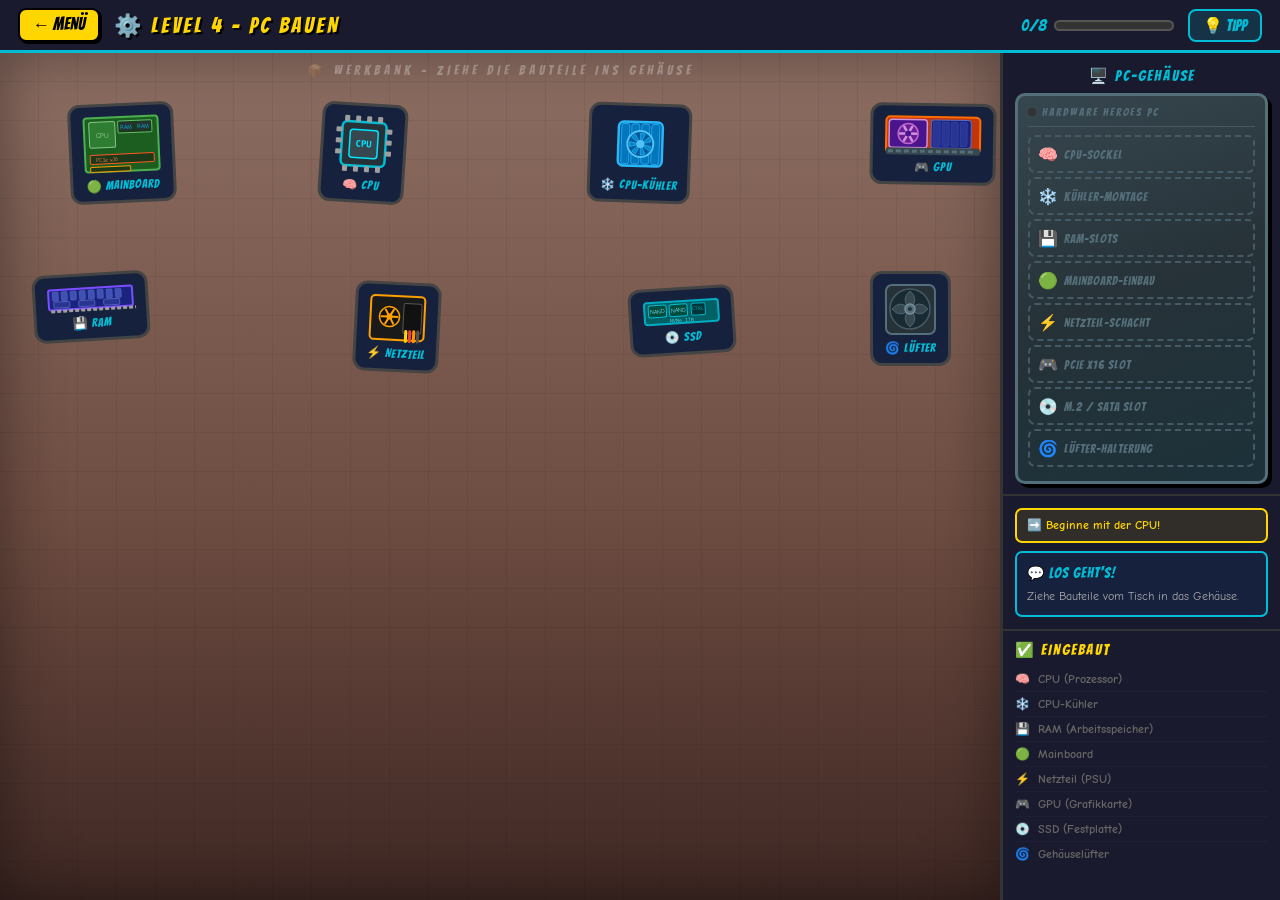
<file: lirrix.github.io/level4-baumeister.html>
<!DOCTYPE html>
<html lang="de">
<head>
  <meta charset="UTF-8"/>
  <meta name="viewport" content="width=device-width, initial-scale=1.0"/>
  <title>Hardware Heroes – Level 4: PC Bauen</title>
  <link href="https://fonts.googleapis.com/css2?family=Bangers&family=Comic+Neue:wght@400;700&display=swap" rel="stylesheet"/>
  <style>
    :root {
      --yellow:  #FFD600;
      --accent:  #00BCD4;
      --green:   #43A047;
      --red:     #E53935;
      --dark:    #0A0A1A;
      --panel:   #1A1A2E;
      --card:    #16213E;
      --text:    #E8E8F0;
      --wood:    #6D4C41;
      --wood-l:  #8D6E63;
      --wood-d:  #3E2723;
    }

    * { box-sizing: border-box; margin: 0; padding: 0; }

    body {
      font-family: 'Comic Neue', cursive;
      background: var(--dark);
      color: var(--text);
      height: 100vh;
      overflow: hidden;
      display: flex;
      flex-direction: column;
      user-select: none;
    }

    /* ======= HUD ======= */
    .hud {
      background: var(--panel);
      border-bottom: 3px solid var(--accent);
      padding: 8px 18px;
      display: flex;
      align-items: center;
      gap: 14px;
      flex-shrink: 0;
      z-index: 100;
    }
    .back-btn {
      background: var(--yellow);
      border: 2px solid #000;
      border-radius: 8px;
      padding: 5px 13px;
      font-family: 'Bangers', cursive;
      font-size: 17px;
      cursor: pointer;
      box-shadow: 2px 2px 0 #000;
      text-decoration: none;
      color: #000;
    }
    .hud-title {
      font-family: 'Bangers', cursive;
      font-size: 22px;
      letter-spacing: 3px;
      color: var(--yellow);
      text-shadow: 2px 2px 0 #000;
      flex: 1;
    }
    .hud-progress {
      display: flex;
      align-items: center;
      gap: 8px;
      font-family: 'Bangers', cursive;
      font-size: 16px;
      color: var(--accent);
    }
    .prog-bar {
      width: 120px; height: 11px;
      background: #333;
      border-radius: 6px;
      border: 2px solid #555;
      overflow: hidden;
    }
    .prog-fill {
      height: 100%;
      background: linear-gradient(90deg, var(--accent), var(--green));
      border-radius: 6px;
      transition: width 0.5s ease;
      width: 0%;
    }
    .hint-btn {
      background: rgba(0,188,212,0.15);
      border: 2px solid var(--accent);
      border-radius: 8px;
      padding: 5px 13px;
      font-family: 'Bangers', cursive;
      font-size: 16px;
      color: var(--accent);
      cursor: pointer;
    }
    .hint-btn:hover { background: rgba(0,188,212,0.3); }

    /* ======= MAIN LAYOUT ======= */
    .main {
      flex: 1;
      display: flex;
      overflow: hidden;
    }

    /* ======= TABLE (left area - parts live here) ======= */
    .table-area {
      flex: 1;
      position: relative;
      background:
        repeating-linear-gradient(90deg,
          transparent 0px, transparent 38px,
          rgba(0,0,0,0.06) 38px, rgba(0,0,0,0.06) 39px),
        repeating-linear-gradient(0deg,
          transparent 0px, transparent 38px,
          rgba(0,0,0,0.06) 38px, rgba(0,0,0,0.06) 39px),
        linear-gradient(180deg, var(--wood-l) 0%, var(--wood) 55%, var(--wood-d) 100%);
      box-shadow: inset 0 0 60px rgba(0,0,0,0.4);
      overflow: hidden;
    }

    .table-label {
      position: absolute;
      top: 10px;
      left: 50%;
      transform: translateX(-50%);
      font-family: 'Bangers', cursive;
      font-size: 13px;
      letter-spacing: 4px;
      color: rgba(255,255,255,0.28);
      pointer-events: none;
      z-index: 1;
    }

    /* ======= RIGHT PANEL ======= */
    .right-panel {
      width: 280px;
      background: var(--panel);
      border-left: 3px solid #333;
      display: flex;
      flex-direction: column;
      gap: 0;
      flex-shrink: 0;
      overflow-y: auto;
    }

    /* ======= PC CASE ======= */
    .case-wrap {
      padding: 14px 12px 10px;
      border-bottom: 2px solid #333;
    }
    .case-title {
      font-family: 'Bangers', cursive;
      font-size: 15px;
      letter-spacing: 2px;
      color: var(--accent);
      margin-bottom: 8px;
      text-align: center;
    }
    .pc-case {
      background: linear-gradient(160deg, #37474F 0%, #263238 50%, #1C313A 100%);
      border: 3px solid #546E7A;
      border-radius: 10px;
      padding: 10px;
      position: relative;
      box-shadow: 4px 4px 0 #000;
    }
    .case-top {
      display: flex;
      align-items: center;
      gap: 6px;
      padding-bottom: 8px;
      border-bottom: 1px solid #455A64;
      margin-bottom: 8px;
    }
    .case-led {
      width: 8px; height: 8px;
      border-radius: 50%;
      background: #333;
      transition: background 0.4s, box-shadow 0.4s;
    }
    .case-led.on { background: #00E676; box-shadow: 0 0 8px #00E676; }
    .case-lbl {
      font-family: 'Bangers', cursive;
      font-size: 11px;
      letter-spacing: 2px;
      color: #546E7A;
    }

    /* ======= DROP SLOTS ======= */
    .slot {
      border: 2px dashed #455A64;
      border-radius: 7px;
      padding: 5px 8px;
      min-height: 38px;
      display: flex;
      align-items: center;
      gap: 6px;
      font-size: 11px;
      color: #546E7A;
      margin-bottom: 4px;
      transition: border-color 0.2s, background 0.2s, transform 0.15s;
      cursor: default;
      position: relative;
    }
    .slot.highlight {
      border-color: var(--yellow);
      background: rgba(255,214,0,0.08);
      border-style: solid;
      transform: scale(1.02);
      box-shadow: 0 0 10px rgba(255,214,0,0.25);
    }
    .slot.filled {
      border-color: var(--green);
      background: rgba(67,160,71,0.15);
      border-style: solid;
      animation: snapIn 0.35s cubic-bezier(.17,.67,.45,1.5);
    }
    .slot.wrong-flash {
      border-color: var(--red);
      background: rgba(229,57,53,0.15);
      animation: shakeEl 0.4s ease;
    }
    @keyframes snapIn {
      from { transform: scale(0.92); }
      to   { transform: scale(1); }
    }
    @keyframes shakeEl {
      0%,100% { transform: translateX(0); }
      25%     { transform: translateX(-5px); }
      75%     { transform: translateX(5px); }
    }
    .slot-icon { font-size: 16px; flex-shrink: 0; }
    .slot-name { font-family: 'Bangers', cursive; font-size: 12px; letter-spacing: 1px; flex: 1; }
    .slot-done { font-size: 13px; color: var(--green); }
    .slot-filled-label { font-family: 'Bangers', cursive; font-size: 11px; color: #A5D6A7; }

    /* ======= INFO / STEP PANEL ======= */
    .info-panel {
      padding: 12px;
      border-bottom: 2px solid #333;
    }
    .step-hint {
      background: rgba(255,214,0,0.1);
      border: 2px solid var(--yellow);
      border-radius: 7px;
      padding: 7px 10px;
      font-size: 12px;
      font-weight: 700;
      color: var(--yellow);
      margin-bottom: 8px;
      line-height: 1.4;
    }
    .info-toast {
      background: var(--card);
      border: 2px solid var(--accent);
      border-radius: 7px;
      padding: 10px;
      font-size: 12px;
      line-height: 1.5;
    }
    .toast-title {
      font-family: 'Bangers', cursive;
      font-size: 14px;
      color: var(--accent);
      margin-bottom: 3px;
      letter-spacing: 1px;
    }
    .info-toast p { color: #aaa; }

    /* ======= CHECKLIST ======= */
    .checklist {
      padding: 10px 12px;
      flex: 1;
    }
    .cl-title {
      font-family: 'Bangers', cursive;
      font-size: 15px;
      letter-spacing: 2px;
      color: var(--yellow);
      margin-bottom: 8px;
    }
    .cl-item {
      display: flex;
      align-items: center;
      gap: 8px;
      padding: 5px 0;
      border-bottom: 1px solid #1f1f38;
      font-size: 12px;
      font-weight: 700;
      color: #666;
      transition: color 0.3s;
    }
    .cl-item:last-child { border-bottom: none; }
    .cl-item.done { color: #A5D6A7; }
    .cl-item .cl-check { font-size: 13px; color: var(--green); margin-left: auto; }

    /* ======= DRAGGABLE PARTS on table ======= */
    .part {
      position: absolute;
      cursor: grab;
      z-index: 10;
      transition: box-shadow 0.15s, transform 0.15s;
      border-radius: 12px;
      background: var(--card);
      border: 3px solid #444;
      padding: 8px 10px;
      display: flex;
      flex-direction: column;
      align-items: center;
      gap: 4px;
      touch-action: none;
    }
    .part:hover:not(.placed) {
      border-color: var(--yellow);
      box-shadow: 0 0 0 3px rgba(255,214,0,0.3), 0 8px 24px rgba(0,0,0,0.6);
      transform: translateY(-3px) rotate(-1deg);
    }
    .part.dragging {
      cursor: grabbing;
      z-index: 500;
      opacity: 0.92;
      transform: scale(1.08) rotate(2deg);
      box-shadow: 0 16px 40px rgba(0,0,0,0.8), 0 0 0 3px var(--yellow);
      border-color: var(--yellow);
      transition: none;
    }
    .part.placed {
      opacity: 0.25;
      cursor: not-allowed;
      filter: grayscale(0.8);
      transform: none !important;
      box-shadow: none !important;
      border-color: #444 !important;
      pointer-events: none;
    }
    .part-lbl {
      font-family: 'Bangers', cursive;
      font-size: 12px;
      letter-spacing: 1px;
      color: var(--accent);
      white-space: nowrap;
    }
    .part svg { display: block; }

    /* ======= GHOST (drag image) ======= */
    #dragGhost {
      position: fixed;
      pointer-events: none;
      z-index: 9999;
      transform: translate(-50%, -50%) scale(1.1) rotate(3deg);
      opacity: 0.88;
      display: none;
    }

    /* ======= OVERLAYS ======= */
    .overlay {
      position: fixed;
      inset: 0;
      background: rgba(0,0,0,0.88);
      display: flex;
      align-items: center;
      justify-content: center;
      z-index: 1000;
      backdrop-filter: blur(6px);
      padding: 20px;
    }
    .overlay.hidden { display: none; }

    .result-box {
      background: var(--panel);
      border: 3px solid var(--yellow);
      border-radius: 20px;
      padding: 36px 32px;
      max-width: 460px;
      width: 100%;
      text-align: center;
      box-shadow: 8px 8px 0 #000;
      animation: popIn 0.45s cubic-bezier(.17,.67,.45,1.5) both;
    }
    @keyframes popIn {
      from { transform: scale(0.6); opacity: 0; }
      to   { transform: scale(1);   opacity: 1; }
    }
    .big-emoji { font-size: 64px; display: block; margin-bottom: 10px; }
    .result-box h2 {
      font-family: 'Bangers', cursive;
      font-size: 40px;
      letter-spacing: 4px;
      color: var(--yellow);
      text-shadow: 3px 3px 0 #000;
      margin-bottom: 8px;
    }
    .result-box p { font-size: 15px; color: #ccc; line-height: 1.6; margin-bottom: 18px; }
    .result-stars { font-size: 44px; display: flex; justify-content: center; gap: 10px; margin-bottom: 18px; }
    .rstar { color: #333; transition: all 0.4s; }
    .rstar.lit { color: var(--yellow); text-shadow: 0 0 14px var(--yellow); transform: scale(1.25); }
    .btn-group { display: flex; gap: 12px; justify-content: center; flex-wrap: wrap; }
    .game-btn {
      font-family: 'Bangers', cursive;
      font-size: 20px;
      letter-spacing: 2px;
      padding: 11px 26px;
      border: 3px solid #000;
      border-radius: 10px;
      background: var(--yellow);
      color: #000;
      cursor: pointer;
      box-shadow: 3px 3px 0 #000;
      transition: transform 0.1s, box-shadow 0.1s;
    }
    .game-btn:hover  { transform: translate(-2px,-2px); box-shadow: 5px 5px 0 #000; }
    .game-btn.sec { background: var(--accent); }

    .wrong-box {
      border-color: var(--red);
      max-width: 380px;
    }
    .wrong-box h2 { color: var(--red); }

    /* ======= PART TOOLTIP ======= */
    .part-tooltip {
      position: fixed;
      background: var(--panel);
      border: 2px solid var(--accent);
      border-radius: 8px;
      padding: 6px 10px;
      font-size: 11px;
      color: #ccc;
      pointer-events: none;
      z-index: 800;
      max-width: 200px;
      line-height: 1.4;
      display: none;
    }

    @media (max-width: 700px) {
      .right-panel { width: 220px; }
    }
  </style>
</head>
<body>

<!-- HUD -->
<div class="hud">
  <a href="index.html" class="back-btn">← Menü</a>
  <div class="hud-title">⚙️ LEVEL 4 – PC BAUEN</div>
  <div class="hud-progress">
    <span id="progressText">0/8</span>
    <div class="prog-bar"><div class="prog-fill" id="progFill"></div></div>
  </div>
  <button class="hint-btn" onclick="showHint()">💡 Tipp</button>
</div>

<!-- MAIN -->
<div class="main">

  <!-- TABLE: drag parts around here -->
  <div class="table-area" id="tableArea">
    <div class="table-label">📦 WERKBANK – ZIEHE DIE BAUTEILE INS GEHÄUSE</div>
    <!-- Parts placed by JS -->
  </div>

  <!-- RIGHT: PC case + info -->
  <div class="right-panel">

    <div class="case-wrap">
      <div class="case-title">🖥️ PC-GEHÄUSE</div>
      <div class="pc-case" id="pcCase">
        <div class="case-top">
          <div class="case-led" id="caseLed"></div>
          <div class="case-lbl">HARDWARE HEROES PC</div>
        </div>
        <!-- Slots injected by JS -->
      </div>
    </div>

    <div class="info-panel">
      <div class="step-hint" id="stepHint">
        ➡️ Beginne mit der <strong>CPU</strong>!
      </div>
      <div class="info-toast" id="infoToast">
        <div class="toast-title">💬 Los geht's!</div>
        <p>Ziehe Bauteile vom Tisch in das Gehäuse.</p>
      </div>
    </div>

    <div class="checklist">
      <div class="cl-title">✅ EINGEBAUT</div>
      <div id="checklist"></div>
    </div>

  </div>
</div>

<!-- Ghost element while dragging -->
<div id="dragGhost"></div>

<!-- Tooltip -->
<div class="part-tooltip" id="partTooltip"></div>

<!-- SUCCESS OVERLAY -->
<div class="overlay hidden" id="successOverlay">
  <div class="result-box">
    <span class="big-emoji" id="resultEmoji">🏆</span>
    <h2 id="resultTitle">PC fertig!</h2>
    <p id="resultText">Du hast deinen ersten PC zusammengebaut!</p>
    <div class="result-stars">
      <span class="rstar" id="rs0">★</span>
      <span class="rstar" id="rs1">★</span>
      <span class="rstar" id="rs2">★</span>
    </div>
    <div class="btn-group">
      <button class="game-btn sec" onclick="resetLevel()">🔄 Nochmal</button>
      <button class="game-btn" onclick="goMenu()">🏠 Menü</button>
    </div>
  </div>
</div>

<!-- WRONG ORDER OVERLAY -->
<div class="overlay hidden" id="wrongOverlay">
  <div class="result-box wrong-box">
    <span class="big-emoji">⚠️</span>
    <h2>Noch nicht!</h2>
    <p id="wrongText">Das ist noch nicht dran.</p>
    <button class="game-btn" onclick="closeWrong()">OK</button>
  </div>
</div>

<script>
// ======= AUDIO =======
let audioCtx = null;
function getCtx() {
  if (!audioCtx) audioCtx = new (window.AudioContext || window.webkitAudioContext)();
  return audioCtx;
}
function tone(freq, type, dur, vol, delay) {
  try {
    const ctx = getCtx();
    const o = ctx.createOscillator(), g = ctx.createGain();
    o.connect(g); g.connect(ctx.destination);
    o.type = type; o.frequency.setValueAtTime(freq, ctx.currentTime + delay);
    g.gain.setValueAtTime(vol, ctx.currentTime + delay);
    g.gain.exponentialRampToValueAtTime(0.001, ctx.currentTime + delay + dur);
    o.start(ctx.currentTime + delay); o.stop(ctx.currentTime + delay + dur + 0.01);
  } catch(e) {}
}
function playSnap()    { tone(660,'square',0.08,0.12,0); tone(1000,'square',0.1,0.1,0.08); }
function playWrong()   { tone(220,'sawtooth',0.18,0.1,0); tone(160,'sawtooth',0.18,0.1,0.15); }
function playSuccess() { [523,659,784,1047,1318].forEach((f,i)=>tone(f,'square',0.15,0.12,i*0.1)); }
function playClick()   { tone(880,'sine',0.05,0.08,0); }

// ======= PARTS DATA =======
const PARTS = [
  {
    id: 'cpu', name: 'CPU', fullName: 'CPU (Prozessor)',
    emoji: '🧠', color: '#00BCD4', order: 0, slotLabel: 'CPU-Sockel',
    info: 'Das Gehirn des PCs! Alle Berechnungen laufen hier. Zuerst auf das Mainboard setzen, bevor alles ins Gehäuse kommt.',
    tip: 'Als nächstes: ❄️ CPU-Kühler drauf!',
    w: 80, h: 80,
    svg: `<svg viewBox="0 0 60 60" width="60" height="60">
      <rect x="8" y="8" width="44" height="44" rx="5" fill="#263238" stroke="#00BCD4" stroke-width="2.5"/>
      <rect x="16" y="16" width="28" height="28" rx="3" fill="#37474F" stroke="#00E5FF" stroke-width="1.5"/>
      <text x="30" y="33" text-anchor="middle" font-size="9" fill="#00E5FF" font-family="monospace" font-weight="bold">CPU</text>
      ${[0,1,2,3].map(i=>`<rect x="${10+i*11}" y="2" width="5" height="6" rx="1" fill="#9E9E9E"/>`).join('')}
      ${[0,1,2,3].map(i=>`<rect x="${10+i*11}" y="52" width="5" height="6" rx="1" fill="#9E9E9E"/>`).join('')}
      ${[0,1,2].map(i=>`<rect x="2" y="${14+i*11}" width="6" height="5" rx="1" fill="#9E9E9E"/>`).join('')}
      ${[0,1,2].map(i=>`<rect x="52" y="${14+i*11}" width="6" height="5" rx="1" fill="#9E9E9E"/>`).join('')}
    </svg>`
  },
  {
    id: 'cooler', name: 'CPU-Kühler', fullName: 'CPU-Kühler',
    emoji: '❄️', color: '#29B6F6', order: 1, slotLabel: 'Kühler-Montage',
    info: 'Schützt die CPU vor Überhitzung! Mit Wärmeleitpaste direkt nach der CPU montieren.',
    tip: 'Als nächstes: 💾 RAM in die Slots stecken!',
    w: 80, h: 80,
    svg: `<svg viewBox="0 0 60 60" width="60" height="60">
      <rect x="8" y="8" width="44" height="44" rx="5" fill="#01579B" stroke="#29B6F6" stroke-width="2.5"/>
      ${[0,1,2,3].map(i=>`<rect x="${11+i*10}" y="10" width="8" height="40" rx="2" fill="#0277BD" stroke="#29B6F6" stroke-width="0.8"/>`).join('')}
      <circle cx="30" cy="30" r="13" fill="rgba(1,87,155,0.9)" stroke="#4FC3F7" stroke-width="2"/>
      ${[0,1,2,3,4,5,6].map(i=>`
        <path d="M30,30 L${30+11*Math.cos((i*51-90)*Math.PI/180)},${30+11*Math.sin((i*51-90)*Math.PI/180)} A11,11,0,0,1,${30+11*Math.cos(((i+0.5)*51-90)*Math.PI/180)},${30+11*Math.sin(((i+0.5)*51-90)*Math.PI/180)} Z"
              fill="#0288D1" stroke="#4FC3F7" stroke-width="0.5"/>
      `).join('')}
      <circle cx="30" cy="30" r="4" fill="#4FC3F7"/>
    </svg>`
  },
  {
    id: 'ram', name: 'RAM', fullName: 'RAM (Arbeitsspeicher)',
    emoji: '💾', color: '#7C4DFF', order: 2, slotLabel: 'RAM-Slots',
    info: 'Temporärer Schnellspeicher für die CPU. Mehr RAM = besseres Multitasking!',
    tip: 'Als nächstes: 🟢 Mainboard ins Gehäuse einbauen!',
    w: 96, h: 36,
    svg: `<svg viewBox="0 0 90 28" width="90" height="28">
      <rect x="3" y="4" width="84" height="20" rx="2" fill="#1A237E" stroke="#7C4DFF" stroke-width="2"/>
      ${[0,1,2,3,4,5,6,7].map(i=>`<rect x="${7+i*9}" y="6" width="6" height="9" rx="1" fill="#3F51B5" stroke="#5C6BC0" stroke-width="0.5"/>`).join('')}
      ${[0,1,2].map(i=>`<rect x="${8+i*25}" y="16" width="16" height="6" rx="1" fill="#283593" stroke="#5C6BC0" stroke-width="0.8"/>`).join('')}
      ${[0,1,2,3,4,5,6,7,8,9,10,11,12,13,14].map(i=>`<rect x="${5+i*6}" y="24" width="4" height="3" rx="0.5" fill="#9E9E9E"/>`).join('')}
    </svg>`
  },
  {
    id: 'mainboard', name: 'Mainboard', fullName: 'Mainboard',
    emoji: '🟢', color: '#43A047', order: 3, slotLabel: 'Mainboard-Einbau',
    info: 'Das Rückgrat des PCs! Verbindet alle Komponenten. Nach CPU, Kühler und RAM ins Gehäuse schrauben.',
    tip: 'Als nächstes: ⚡ Netzteil einbauen!',
    w: 100, h: 80,
    svg: `<svg viewBox="0 0 80 60" width="80" height="60">
      <rect x="3" y="3" width="74" height="54" rx="3" fill="#1B5E20" stroke="#4CAF50" stroke-width="2"/>
      <rect x="8" y="7" width="26" height="26" rx="2" fill="#2E7D32" stroke="#81C784" stroke-width="1"/>
      <text x="21" y="23" text-anchor="middle" font-size="7" fill="#A5D6A7">CPU</text>
      <rect x="37" y="7" width="34" height="12" rx="1.5" fill="#1A3A1A" stroke="#66BB6A" stroke-width="1"/>
      <rect x="39" y="8.5" width="13" height="8" rx="1" fill="#263238"/><text x="45" y="15" text-anchor="middle" font-size="6" fill="#00BCD4">RAM</text>
      <rect x="56" y="8.5" width="13" height="8" rx="1" fill="#263238"/><text x="62" y="15" text-anchor="middle" font-size="6" fill="#00BCD4">RAM</text>
      <rect x="8" y="40" width="64" height="9" rx="1.5" fill="#1A3A1A" stroke="#FF5722" stroke-width="1"/>
      <text x="25" y="47" text-anchor="middle" font-size="6" fill="#FF7043">PCIe x16</text>
      <rect x="8" y="52" width="40" height="5" rx="1" fill="#1A3A1A" stroke="#FF9800" stroke-width="1"/>
    </svg>`
  },
  {
    id: 'psu', name: 'Netzteil', fullName: 'Netzteil (PSU)',
    emoji: '⚡', color: '#FFA000', order: 4, slotLabel: 'Netzteil-Schacht',
    info: 'Kein Strom = kein PC! Das Netzteil wandelt Wechselstrom in Gleichstrom um. Genug Watt einplanen!',
    tip: 'Als nächstes: 🎮 GPU in den PCIe-Slot!',
    w: 80, h: 70,
    svg: `<svg viewBox="0 0 60 50" width="60" height="50">
      <rect x="3" y="3" width="54" height="44" rx="4" fill="#1A1A1A" stroke="#FFA000" stroke-width="2"/>
      <circle cx="22" cy="24" r="10" fill="#111" stroke="#FFA000" stroke-width="1.5"/>
      ${[0,1,2,3,4,5].map(i=>`<line x1="22" y1="24" x2="${22+8*Math.cos(i*60*Math.PI/180)}" y2="${24+8*Math.sin(i*60*Math.PI/180)}" stroke="#FFA000" stroke-width="2" stroke-linecap="round"/>`).join('')}
      <circle cx="22" cy="24" r="3" fill="#FFA000"/>
      <rect x="36" y="10" width="18" height="30" rx="2" fill="#111" stroke="#555"/>
      ${['#FFD600','#F44336','#FF9800','#555'].map((c,i)=>`<line x1="${39+i*4}" y1="38" x2="${39+i*4}" y2="48" stroke="${c}" stroke-width="3" stroke-linecap="round"/>`).join('')}
    </svg>`
  },
  {
    id: 'gpu', name: 'GPU', fullName: 'GPU (Grafikkarte)',
    emoji: '🎮', color: '#FF6D00', order: 5, slotLabel: 'PCIe x16 Slot',
    info: 'Berechnet alle Grafiken! In den PCIe x16-Slot des Mainboards. Braucht oft eigene Stromkabel.',
    tip: 'Als nächstes: 💿 SSD anschließen!',
    w: 110, h: 50,
    svg: `<svg viewBox="0 0 100 42" width="100" height="42">
      <rect x="3" y="3" width="94" height="36" rx="4" fill="#BF360C" stroke="#FF6D00" stroke-width="2"/>
      <rect x="6" y="6" width="38" height="28" rx="3" fill="#4A148C" stroke="#CE93D8" stroke-width="1.5"/>
      <circle cx="25" cy="20" r="10" fill="#6A1B9A" stroke="#BA68C8" stroke-width="1.5"/>
      ${[0,1,2,3,4,5].map(i=>`<line x1="25" y1="20" x2="${25+8*Math.cos(i*60*Math.PI/180)}" y2="${20+8*Math.sin(i*60*Math.PI/180)}" stroke="#CE93D8" stroke-width="2.5" stroke-linecap="round"/>`).join('')}
      <circle cx="25" cy="20" r="3" fill="#4A148C"/>
      <rect x="48" y="6" width="40" height="28" rx="3" fill="#1A237E" stroke="#5C6BC0" stroke-width="1"/>
      ${[0,1,2,3].map(i=>`<rect x="${50+i*9}" y="8" width="7" height="24" rx="1" fill="#283593" stroke="#3F51B5" stroke-width="0.5"/>`).join('')}
      <rect x="3" y="34" width="94" height="7" rx="2" fill="#37474F"/>
      ${[0,1,2,3,4,5,6,7,8,9,10].map(i=>`<rect x="${5+i*8}" y="36" width="5" height="3" rx="0.5" fill="#546E7A"/>`).join('')}
    </svg>`
  },
  {
    id: 'ssd', name: 'SSD', fullName: 'SSD (Festplatte)',
    emoji: '💿', color: '#00ACC1', order: 6, slotLabel: 'M.2 / SATA Slot',
    info: 'Dauerhafter Speicher! Speichert OS, Spiele und Dateien. Viel schneller als eine HDD.',
    tip: 'Als nächstes: 🌀 Gehäuselüfter montieren!',
    w: 90, h: 36,
    svg: `<svg viewBox="0 0 80 28" width="80" height="28">
      <rect x="3" y="3" width="74" height="22" rx="3" fill="#006064" stroke="#00ACC1" stroke-width="2"/>
      <rect x="7" y="6" width="18" height="12" rx="2" fill="#004D40" stroke="#00BCD4" stroke-width="1"/>
      <text x="16" y="14" text-anchor="middle" font-size="6" fill="#80DEEA">NAND</text>
      <rect x="28" y="6" width="18" height="12" rx="2" fill="#004D40" stroke="#00BCD4" stroke-width="1"/>
      <text x="37" y="14" text-anchor="middle" font-size="6" fill="#80DEEA">NAND</text>
      <rect x="50" y="6" width="14" height="12" rx="2" fill="#00363A" stroke="#00ACC1" stroke-width="1"/>
      <text x="57" y="13" text-anchor="middle" font-size="5" fill="#00BCD4">CTRL</text>
      <text x="40" y="24" text-anchor="middle" font-size="5" fill="#4DD0E1" font-family="monospace">NVMe 1TB</text>
    </svg>`
  },
  {
    id: 'fan', name: 'Lüfter', fullName: 'Gehäuselüfter',
    emoji: '🌀', color: '#78909C', order: 7, slotLabel: 'Lüfter-Halterung',
    info: 'Für Luftzirkulation! Frische Luft rein, warme Luft raus. Kein PC ohne gute Belüftung!',
    tip: '🎉 Fertig! Strom an und starten!',
    w: 70, h: 70,
    svg: `<svg viewBox="0 0 55 55" width="55" height="55">
      <rect x="3" y="3" width="49" height="49" rx="6" fill="#263238" stroke="#546E7A" stroke-width="2"/>
      <circle cx="27" cy="27" r="20" fill="#1A2A33" stroke="#455A64" stroke-width="1.5"/>
      ${[0,1,2,3].map(i=>`
        <path d="M27,27 Q${27+14*Math.cos((i*90-45)*Math.PI/180)},${27+14*Math.sin((i*90-45)*Math.PI/180)} ${27+18*Math.cos((i*90)*Math.PI/180)},${27+18*Math.sin((i*90)*Math.PI/180)} Q${27+14*Math.cos((i*90+45)*Math.PI/180)},${27+14*Math.sin((i*90+45)*Math.PI/180)} 27,27 Z"
              fill="#37474F" stroke="#546E7A" stroke-width="0.8"/>
      `).join('')}
      <circle cx="27" cy="27" r="5" fill="#546E7A" stroke="#78909C" stroke-width="1.5"/>
      <circle cx="27" cy="27" r="2" fill="#263238"/>
    </svg>`
  }
];

// ======= GAME STATE =======
let placed = new Set();
let mistakes = 0;
let nextOrder = 0;

// ======= DRAG STATE =======
let dragId = null;
let dragOffX = 0, dragOffY = 0;
let ghostEl = null;

// ======= INIT =======
function init() {
  buildSlots();
  buildChecklist();
  spawnParts();
  updateProgress();
}

function buildSlots() {
  const pc = document.getElementById('pcCase');
  pc.querySelectorAll('.slot').forEach(s => s.remove());
  PARTS.forEach(part => {
    const s = document.createElement('div');
    s.className = 'slot';
    s.id = `slot-${part.id}`;
    s.innerHTML = `
      <span class="slot-icon">${part.emoji}</span>
      <span class="slot-name" id="sn-${part.id}">${part.slotLabel}</span>
      <span class="slot-done" id="sd-${part.id}" style="display:none">✅</span>
    `;
    document.getElementById('pcCase').appendChild(s);
  });
}

function buildChecklist() {
  const cl = document.getElementById('checklist');
  cl.innerHTML = '';
  PARTS.forEach(part => {
    const d = document.createElement('div');
    d.className = 'cl-item';
    d.id = `cli-${part.id}`;
    d.innerHTML = `<span>${part.emoji}</span><span>${part.fullName}</span><span class="cl-check" style="display:none">✅</span>`;
    cl.appendChild(d);
  });
}

function spawnParts() {
  const table = document.getElementById('tableArea');
  table.querySelectorAll('.part').forEach(p => p.remove());

  const tw = table.clientWidth || 700;
  const th = table.clientHeight || 400;

  // Spread parts in a loose grid with randomness
  const cols = 4;
  const positions = [];
  PARTS.forEach((_, i) => {
    const col = i % cols;
    const row = Math.floor(i / cols);
    const x = 40 + col * (tw - 140) / (cols - 1) + (Math.random() - 0.5) * 60;
    const y = 60 + row * 160 + (Math.random() - 0.5) * 30;
    positions.push({ x: Math.max(10, Math.min(x, tw - 130)), y: Math.max(50, Math.min(y, th - 100)) });
  });

  const shuffled = [...PARTS].sort(() => Math.random() - 0.5);
  shuffled.forEach((part, i) => {
    const el = document.createElement('div');
    el.className = 'part';
    el.id = `part-${part.id}`;
    el.style.left = positions[i].x + 'px';
    el.style.top  = positions[i].y + 'px';
    el.style.transform = `rotate(${(Math.random() - 0.5) * 8}deg)`;
    el.innerHTML = `${part.svg}<span class="part-lbl">${part.emoji} ${part.name}</span>`;

    el.addEventListener('mousedown', e => startDrag(e, part.id));
    el.addEventListener('touchstart', e => startTouchDrag(e, part.id), { passive: false });

    // Tooltip
    el.addEventListener('mouseenter', e => showTooltip(e, part));
    el.addEventListener('mouseleave', () => hideTooltip());

    table.appendChild(el);
  });
}

// ======= TOOLTIP =======
function showTooltip(e, part) {
  const tt = document.getElementById('partTooltip');
  tt.innerHTML = `<strong>${part.emoji} ${part.fullName}</strong><br>${part.info}`;
  tt.style.display = 'block';
  positionTooltip(e.clientX, e.clientY);
}
function hideTooltip() {
  document.getElementById('partTooltip').style.display = 'none';
}
function positionTooltip(x, y) {
  const tt = document.getElementById('partTooltip');
  tt.style.left = (x + 14) + 'px';
  tt.style.top  = (y - 10) + 'px';
}

// ======= MOUSE DRAG =======
function startDrag(e, id) {
  if (placed.has(id)) return;
  e.preventDefault();
  hideTooltip();
  playClick();

  const el = document.getElementById(`part-${id}`);
  const rect = el.getBoundingClientRect();
  dragId = id;
  dragOffX = e.clientX - rect.left;
  dragOffY = e.clientY - rect.top;

  el.classList.add('dragging');

  document.addEventListener('mousemove', onMouseMove);
  document.addEventListener('mouseup',   onMouseUp);
}

function onMouseMove(e) {
  if (!dragId) return;
  hideTooltip();
  const el = document.getElementById(`part-${dragId}`);
  const table = document.getElementById('tableArea');
  const tr = table.getBoundingClientRect();

  const newX = e.clientX - tr.left - dragOffX;
  const newY = e.clientY - tr.top  - dragOffY;
  el.style.left = newX + 'px';
  el.style.top  = newY + 'px';

  // Highlight slot under cursor
  highlightSlotUnder(e.clientX, e.clientY);
}

function onMouseUp(e) {
  document.removeEventListener('mousemove', onMouseMove);
  document.removeEventListener('mouseup',   onMouseUp);
  clearSlotHighlights();

  if (!dragId) return;

  const el = document.getElementById(`part-${dragId}`);
  el.classList.remove('dragging');

  // Check if dropped onto the right panel (case area)
  const slot = getSlotUnder(e.clientX, e.clientY);
  if (slot) {
    handleDrop(dragId, slot.id.replace('slot-', ''));
  }

  dragId = null;
}

// ======= TOUCH DRAG =======
let touchDragId = null;
let touchOffX = 0, touchOffY = 0;

function startTouchDrag(e, id) {
  if (placed.has(id)) return;
  e.preventDefault();
  hideTooltip();
  playClick();

  const touch = e.touches[0];
  const el = document.getElementById(`part-${id}`);
  const rect = el.getBoundingClientRect();
  touchDragId = id;
  touchOffX = touch.clientX - rect.left;
  touchOffY = touch.clientY - rect.top;

  el.classList.add('dragging');

  document.addEventListener('touchmove', onTouchMove, { passive: false });
  document.addEventListener('touchend',  onTouchEnd);
}

function onTouchMove(e) {
  e.preventDefault();
  if (!touchDragId) return;
  const touch = e.touches[0];
  const el = document.getElementById(`part-${touchDragId}`);
  const table = document.getElementById('tableArea');
  const tr = table.getBoundingClientRect();

  el.style.left = (touch.clientX - tr.left - touchOffX) + 'px';
  el.style.top  = (touch.clientY - tr.top  - touchOffY) + 'px';

  highlightSlotUnder(touch.clientX, touch.clientY);
}

function onTouchEnd(e) {
  document.removeEventListener('touchmove', onTouchMove);
  document.removeEventListener('touchend',  onTouchEnd);
  clearSlotHighlights();

  if (!touchDragId) return;
  const touch = e.changedTouches[0];
  const el = document.getElementById(`part-${touchDragId}`);
  el.classList.remove('dragging');

  const slot = getSlotUnder(touch.clientX, touch.clientY);
  if (slot) handleDrop(touchDragId, slot.id.replace('slot-', ''));

  touchDragId = null;
}

// ======= SLOT DETECTION =======
function getSlotUnder(cx, cy) {
  const slots = document.querySelectorAll('.slot');
  for (const slot of slots) {
    const r = slot.getBoundingClientRect();
    if (cx >= r.left && cx <= r.right && cy >= r.top && cy <= r.bottom) return slot;
  }
  return null;
}

function highlightSlotUnder(cx, cy) {
  clearSlotHighlights();
  const slot = getSlotUnder(cx, cy);
  if (slot && !slot.classList.contains('filled')) slot.classList.add('highlight');
}

function clearSlotHighlights() {
  document.querySelectorAll('.slot.highlight').forEach(s => s.classList.remove('highlight'));
}

// ======= DROP LOGIC =======
function handleDrop(partId, slotId) {
  if (placed.has(partId)) return;

  const part = PARTS.find(p => p.id === partId);
  if (!part) return;

  // Wrong slot (right component, wrong slot)
  if (slotId !== partId) {
    flashWrongSlot(slotId);
    showWrongFeedback(
      `<strong>${part.fullName}</strong> passt hier nicht rein! Ziehe es in den richtigen Slot.`
    );
    mistakes++;
    return;
  }

  // Wrong order
  if (part.order !== nextOrder) {
    const expected = PARTS.find(p => p.order === nextOrder);
    flashWrongSlot(slotId);
    showWrongFeedback(
      `<strong>${part.fullName}</strong> ist noch nicht dran!<br>Zuerst: <strong>${expected?.fullName}</strong>`
    );
    mistakes++;
    return;
  }

  placePart(partId, part);
}

function placePart(id, part) {
  placed.add(id);
  nextOrder++;
  playSnap();

  // Dim part on table
  const partEl = document.getElementById(`part-${id}`);
  if (partEl) partEl.classList.add('placed');

  // Fill slot
  const slot = document.getElementById(`slot-${id}`);
  slot.classList.add('filled');
  document.getElementById(`sn-${id}`).innerHTML = `<span class="slot-filled-label">${part.fullName} ✓</span>`;
  document.getElementById(`sd-${id}`).style.display = '';

  // Checklist
  const cli = document.getElementById(`cli-${id}`);
  cli.classList.add('done');
  cli.querySelector('.cl-check').style.display = '';

  // Info toast
  document.getElementById('infoToast').innerHTML = `
    <div class="toast-title">✅ ${part.fullName}</div>
    <p>${part.info}</p>
  `;
  document.getElementById('stepHint').innerHTML = `➡️ ${part.tip}`;

  updateProgress();

  if (placed.size === PARTS.length) {
    document.getElementById('caseLed').classList.add('on');
    setTimeout(showSuccess, 800);
  }
}

// ======= FEEDBACK =======
function flashWrongSlot(slotId) {
  const slot = document.getElementById(`slot-${slotId}`);
  if (!slot) return;
  slot.classList.add('wrong-flash');
  setTimeout(() => slot.classList.remove('wrong-flash'), 500);
  playWrong();
}

function showWrongFeedback(html) {
  document.getElementById('wrongText').innerHTML = html;
  document.getElementById('wrongOverlay').classList.remove('hidden');
}

function closeWrong() {
  document.getElementById('wrongOverlay').classList.add('hidden');
}

// ======= HINT =======
function showHint() {
  playClick();
  const next = PARTS.find(p => p.order === nextOrder);
  if (!next) return;

  const el = document.getElementById(`part-${next.id}`);
  if (el && !el.classList.contains('placed')) {
    el.style.transition = 'box-shadow 0.1s, border-color 0.1s';
    el.style.borderColor = 'var(--yellow)';
    el.style.boxShadow = '0 0 24px rgba(255,214,0,0.7)';
    setTimeout(() => {
      el.style.borderColor = '';
      el.style.boxShadow = '';
    }, 1400);
  }

  const slot = document.getElementById(`slot-${next.id}`);
  if (slot) {
    slot.classList.add('highlight');
    setTimeout(() => slot.classList.remove('highlight'), 1400);
  }

  document.getElementById('stepHint').innerHTML =
    `💡 Jetzt: <strong>${next.emoji} ${next.fullName}</strong> → in <strong>${next.slotLabel}</strong>`;
}

// ======= PROGRESS =======
function updateProgress() {
  const pct = placed.size / PARTS.length * 100;
  document.getElementById('progFill').style.width = pct + '%';
  document.getElementById('progressText').textContent = `${placed.size}/${PARTS.length}`;
}

// ======= SUCCESS =======
function showSuccess() {
  playSuccess();
  const count = mistakes === 0 ? 3 : mistakes <= 3 ? 2 : 1;
  const data = [
    ['🏆', 'PERFEKT!',   'Kein einziger Fehler – du bist ein echter PC-Profi! 🎉'],
    ['🎉', 'SEHR GUT!',  'Fast perfekt! Beim nächsten Versuch schaffst du es fehlerfrei!'],
    ['💪', 'GESCHAFFT!', 'PC gebaut! Mit mehr Übung wird es noch besser.']
  ][3 - count];

  document.getElementById('resultEmoji').textContent  = data[0];
  document.getElementById('resultTitle').textContent  = data[1];
  document.getElementById('resultText').textContent   = data[2];
  document.getElementById('successOverlay').classList.remove('hidden');

  [0,1,2].forEach(i => {
    setTimeout(() => {
      if (i < count) document.getElementById(`rs${i}`).classList.add('lit');
    }, 400 + i * 200);
  });
}

// ======= RESET / MENU =======
function resetLevel() {
  placed.clear();
  mistakes = 0;
  nextOrder = 0;
  document.getElementById('successOverlay').classList.add('hidden');
  document.getElementById('caseLed').classList.remove('on');
  document.getElementById('stepHint').innerHTML = '➡️ Beginne mit der <strong>CPU</strong>!';
  document.getElementById('infoToast').innerHTML = `<div class="toast-title">💬 Los geht's!</div><p>Ziehe Bauteile vom Tisch in das Gehäuse.</p>`;
  [0,1,2].forEach(i => document.getElementById(`rs${i}`).classList.remove('lit'));
  buildSlots();
  buildChecklist();
  spawnParts();
  updateProgress();
}

function goMenu() { window.location.href = 'index.html'; }

init();
</script>
</body>
</html>
</file>
<file: style.css>
/* =========================================
   HARDWARE HEROES – STYLESHEET
   Comic-Style Lernspiel
   ========================================= */

@import url('https://fonts.googleapis.com/css2?family=Bangers&family=Comic+Neue:wght@400;700&display=swap');

:root {
  --yellow:   #FFD600;
  --blue:     #0D47A1;
  --lightblue:#4FC3F7;
  --red:      #E53935;
  --green:    #43A047;
  --dark:     #0A0A1A;
  --panel:    #1A1A2E;
  --card:     #16213E;
  --accent:   #00BCD4;
  --white:    #FFFFFF;
  --text:     #E8E8F0;
  --shadow:   4px 4px 0px #000;
  --radius:   12px;
}

* { box-sizing: border-box; margin: 0; padding: 0; }

body {
  font-family: 'Comic Neue', cursive;
  background: var(--dark);
  color: var(--text);
  min-height: 100vh;
  overflow-x: hidden;
}

/* ==================== SCREENS ==================== */
.screen {
  display: none;
  min-height: 100vh;
  position: relative;
  overflow: hidden;
}
.screen.active { display: flex; flex-direction: column; align-items: center; }

/* ==================== MENU BACKGROUND ==================== */
.menu-bg-grid {
  position: fixed;
  inset: 0;
  background-image:
    linear-gradient(rgba(0,188,212,0.06) 1px, transparent 1px),
    linear-gradient(90deg, rgba(0,188,212,0.06) 1px, transparent 1px);
  background-size: 48px 48px;
  pointer-events: none;
  z-index: 0;
  animation: gridPulse 8s ease-in-out infinite;
}
@keyframes gridPulse {
  0%,100% { opacity: 1; }
  50%      { opacity: 0.5; }
}

/* scanlines */
.scanlines {
  position: fixed;
  inset: 0;
  background: repeating-linear-gradient(
    0deg,
    transparent,
    transparent 3px,
    rgba(0,0,0,0.06) 3px,
    rgba(0,0,0,0.06) 4px
  );
  pointer-events: none;
  z-index: 1;
}

/* floating hardware icons container */
.floating-icons-layer {
  position: fixed;
  inset: 0;
  pointer-events: none;
  z-index: 1;
  overflow: hidden;
}

.float-icon {
  position: absolute;
  opacity: 0.07;
  filter: blur(0.5px);
  animation: floatAround var(--dur, 18s) var(--delay, 0s) ease-in-out infinite alternate;
}
@keyframes floatAround {
  0%   { transform: translateY(0px)   rotate(var(--r0, 0deg))  scale(1); }
  50%  { transform: translateY(-30px) rotate(var(--r1, 10deg)) scale(1.04); }
  100% { transform: translateY(10px)  rotate(var(--r2, -5deg)) scale(0.97); }
}

/* ==================== MAIN MENU ==================== */
.menu-center {
  position: relative;
  z-index: 2;
  display: flex;
  flex-direction: column;
  align-items: center;
  gap: 24px;
  padding: 36px 20px 32px;
  width: 100%;
  max-width: 480px;
}

/* ---- LOGO ---- */
.logo-wrap {
  position: relative;
  text-align: center;
}

.logo-burst {
  position: absolute;
  top: 50%;
  left: 50%;
  transform: translate(-50%, -50%);
  width: 280px;
  height: 280px;
  background: conic-gradient(
    #FFD600 0deg 18deg, transparent 18deg 36deg,
    #FFD600 36deg 54deg, transparent 54deg 72deg,
    #FFD600 72deg 90deg, transparent 90deg 108deg,
    #FFD600 108deg 126deg, transparent 126deg 144deg,
    #FFD600 144deg 162deg, transparent 162deg 180deg,
    #FFD600 180deg 198deg, transparent 198deg 216deg,
    #FFD600 216deg 234deg, transparent 234deg 252deg,
    #FFD600 252deg 270deg, transparent 270deg 288deg,
    #FFD600 288deg 306deg, transparent 306deg 324deg,
    #FFD600 324deg 342deg, transparent 342deg 360deg
  );
  border-radius: 50%;
  opacity: 0.14;
  animation: rotateBurst 16s linear infinite;
  z-index: -1;
}

.logo-glow-ring {
  position: absolute;
  top: 50%;
  left: 50%;
  transform: translate(-50%, -50%);
  width: 220px;
  height: 220px;
  border-radius: 50%;
  background: radial-gradient(circle, rgba(0,188,212,0.18) 0%, transparent 70%);
  animation: glow 3s ease-in-out infinite alternate;
  z-index: -1;
}
@keyframes glow {
  from { opacity: 0.6; transform: translate(-50%,-50%) scale(0.95); }
  to   { opacity: 1;   transform: translate(-50%,-50%) scale(1.05); }
}

@keyframes rotateBurst {
  to { transform: translate(-50%, -50%) rotate(360deg); }
}

.logo-text {
  display: flex;
  flex-direction: column;
  line-height: 1;
}

.logo-hw {
  font-family: 'Bangers', cursive;
  font-size: clamp(56px, 15vw, 96px);
  color: var(--yellow);
  letter-spacing: 6px;
  text-shadow: 4px 4px 0 #C62828, 8px 8px 0 #000;
  -webkit-text-stroke: 2px #000;
  animation: popIn 0.6s cubic-bezier(.17,.67,.45,1.5) both;
}

.logo-heroes {
  font-family: 'Bangers', cursive;
  font-size: clamp(36px, 10vw, 64px);
  color: var(--accent);
  letter-spacing: 10px;
  text-shadow: 3px 3px 0 var(--blue), 6px 6px 0 #000;
  -webkit-text-stroke: 1.5px #000;
  animation: popIn 0.6s 0.12s cubic-bezier(.17,.67,.45,1.5) both;
}

.logo-sub {
  font-size: 15px;
  color: rgba(255,255,255,0.7);
  margin-top: 10px;
  font-weight: 700;
  letter-spacing: 3px;
  text-transform: uppercase;
  animation: popIn 0.6s 0.25s cubic-bezier(.17,.67,.45,1.5) both;
}

@keyframes popIn {
  from { transform: scale(0.5); opacity: 0; }
  to   { transform: scale(1);   opacity: 1; }
}

/* ---- STATS BAR ---- */
.menu-stats {
  display: flex;
  align-items: center;
  gap: 10px;
  background: rgba(0,188,212,0.08);
  border: 2px solid rgba(0,188,212,0.3);
  border-radius: 30px;
  padding: 8px 20px;
  animation: popIn 0.5s 0.4s both;
}
.stat-chip {
  display: flex;
  align-items: center;
  gap: 6px;
  font-family: 'Bangers', cursive;
  font-size: 17px;
  letter-spacing: 1px;
  color: var(--accent);
}
.stat-icon { font-size: 18px; }
.stat-sep {
  width: 1px;
  height: 20px;
  background: rgba(0,188,212,0.3);
}

/* ==================== BUTTONS ==================== */
.main-nav {
  display: flex;
  flex-direction: column;
  gap: 12px;
  width: 100%;
  max-width: 380px;
  animation: popIn 0.5s 0.5s both;
}

/* Big SPIELEN button */
.btn-menu.btn-play {
  font-family: 'Bangers', cursive;
  letter-spacing: 2px;
  padding: 16px 28px;
  border: 3px solid #000;
  border-radius: var(--radius);
  background: linear-gradient(135deg, var(--yellow) 0%, #FFB300 100%);
  color: #000;
  cursor: pointer;
  box-shadow: 5px 5px 0 #000;
  transition: transform 0.12s, box-shadow 0.12s;
  display: flex;
  align-items: center;
  gap: 16px;
  width: 100%;
  position: relative;
  overflow: hidden;
}
.btn-menu.btn-play::after {
  content: '';
  position: absolute;
  inset: 0;
  background: linear-gradient(135deg, rgba(255,255,255,0.3) 0%, transparent 55%);
}
.btn-menu.btn-play:hover  { transform: translate(-3px,-3px); box-shadow: 8px 8px 0 #000; }
.btn-menu.btn-play:active { transform: translate(2px,2px);   box-shadow: 3px 3px 0 #000; }

.btn-play-icon {
  font-size: 32px;
  width: 48px;
  height: 48px;
  background: rgba(0,0,0,0.12);
  border-radius: 50%;
  display: flex;
  align-items: center;
  justify-content: center;
  flex-shrink: 0;
  position: relative;
  z-index: 1;
}
.btn-play-text {
  display: flex;
  flex-direction: column;
  align-items: flex-start;
  position: relative;
  z-index: 1;
}
.btn-play-main {
  font-size: 32px;
  letter-spacing: 4px;
  line-height: 1;
}
.btn-play-sub {
  font-size: 13px;
  font-family: 'Comic Neue', cursive;
  font-weight: 700;
  letter-spacing: 1px;
  opacity: 0.7;
}

/* Row of smaller buttons */
.btn-row-secondary {
  display: grid;
  grid-template-columns: 1fr 1fr 1fr;
  gap: 10px;
  width: 100%;
}

.btn-menu.btn-sm {
  font-family: 'Bangers', cursive;
  font-size: 16px;
  letter-spacing: 1px;
  padding: 12px 8px;
  border: 2px solid #000;
  border-radius: var(--radius);
  background: var(--lightblue);
  color: #000;
  cursor: pointer;
  box-shadow: 3px 3px 0 #000;
  transition: transform 0.1s, box-shadow 0.1s;
  display: flex;
  flex-direction: column;
  align-items: center;
  gap: 4px;
  width: 100%;
  position: relative;
  overflow: hidden;
}
.btn-menu.btn-sm::before {
  content: '';
  position: absolute;
  inset: 0;
  background: linear-gradient(135deg, rgba(255,255,255,0.25) 0%, transparent 60%);
}
.btn-menu.btn-sm span:first-child { font-size: 22px; }
.btn-menu.btn-sm:hover  { transform: translate(-2px,-2px); box-shadow: 5px 5px 0 #000; }
.btn-menu.btn-sm:active { transform: translate(1px,1px);   box-shadow: 2px 2px 0 #000; }

.btn-menu.btn-eval {
  background: linear-gradient(135deg, #7C4DFF 0%, #5E35B1 100%);
  color: #fff;
  border-color: #311B92;
  box-shadow: 3px 3px 0 #311B92;
}
.btn-menu.btn-eval:hover { box-shadow: 5px 5px 0 #311B92; }

/* Legacy .btn-menu for other screens (level select back-btn etc.) */
.btn-menu {
  font-family: 'Bangers', cursive;
  font-size: 22px;
  letter-spacing: 2px;
  padding: 12px 28px;
  border: 3px solid #000;
  border-radius: var(--radius);
  background: var(--yellow);
  color: #000;
  cursor: pointer;
  box-shadow: var(--shadow);
  transition: transform 0.1s, box-shadow 0.1s;
  display: flex;
  align-items: center;
  justify-content: center;
  gap: 10px;
  width: 100%;
  position: relative;
  overflow: hidden;
}
.btn-menu::before {
  content: '';
  position: absolute;
  inset: 0;
  background: linear-gradient(135deg, rgba(255,255,255,0.22) 0%, transparent 60%);
}
.btn-menu:hover  { transform: translate(-2px,-2px); box-shadow: 6px 6px 0 #000; }
.btn-menu:active { transform: translate(2px,2px);   box-shadow: 2px 2px 0 #000; }
.btn-menu.btn-secondary { background: var(--lightblue); }

.btn-icon { font-size: 20px; }

.sound-btn {
  background: rgba(255,255,255,0.08);
  border: 2px solid rgba(255,255,255,0.2);
  color: var(--text);
  border-radius: 20px;
  padding: 8px 20px;
  cursor: pointer;
  font-family: 'Comic Neue', cursive;
  font-size: 14px;
  transition: background 0.2s;
}
.sound-btn:hover { background: rgba(255,255,255,0.15); }

/* ==================== SHARED SCREEN STYLES ==================== */
.screen-header {
  width: 100%;
  display: flex;
  align-items: center;
  gap: 16px;
  padding: 20px 24px;
  background: var(--panel);
  border-bottom: 3px solid var(--accent);
  position: sticky;
  top: 0;
  z-index: 10;
}

.screen-title {
  font-family: 'Bangers', cursive;
  font-size: 36px;
  letter-spacing: 4px;
  color: var(--yellow);
  text-shadow: 2px 2px 0 #000;
}

.back-btn {
  background: var(--yellow);
  border: 2px solid #000;
  border-radius: 8px;
  padding: 8px 16px;
  font-family: 'Bangers', cursive;
  font-size: 18px;
  cursor: pointer;
  box-shadow: 2px 2px 0 #000;
  white-space: nowrap;
  transition: transform 0.1s;
}
.back-btn:hover  { transform: translate(-1px,-1px); }
.back-btn:active { transform: translate(1px,1px); }

/* ==================== LEVEL SELECT ==================== */
#screen-levelselect {
  background: radial-gradient(ellipse at top, #0D1B2A 0%, var(--dark) 70%);
}

.levels-grid {
  display: grid;
  grid-template-columns: repeat(auto-fit, minmax(260px, 1fr));
  gap: 24px;
  padding: 32px 24px;
  width: 100%;
  max-width: 960px;
}

.level-card {
  background: var(--card);
  border: 3px solid #000;
  border-radius: 16px;
  box-shadow: 6px 6px 0 #000;
  cursor: pointer;
  position: relative;
  transition: transform 0.15s, box-shadow 0.15s;
  overflow: hidden;
}

.level-card::before {
  content: '';
  position: absolute;
  inset: 0;
  background: linear-gradient(135deg, rgba(255,255,255,0.05) 0%, transparent 60%);
}

.level-card.unlocked:hover  { transform: translate(-3px,-3px); box-shadow: 9px 9px 0 #000; }
.level-card.unlocked:active { transform: translate(2px,2px);   box-shadow: 4px 4px 0 #000; }

.level-badge {
  position: absolute;
  top: -12px;
  left: -12px;
  width: 50px;
  height: 50px;
  background: var(--yellow);
  border: 3px solid #000;
  border-radius: 50%;
  display: flex;
  align-items: center;
  justify-content: center;
  font-family: 'Bangers', cursive;
  font-size: 24px;
  color: #000;
  box-shadow: 2px 2px 0 #000;
  z-index: 2;
}

.level-card-inner {
  padding: 30px 20px 20px;
  text-align: center;
  display: flex;
  flex-direction: column;
  gap: 10px;
}

.level-icon { font-size: 48px; }

.level-card h2 {
  font-family: 'Bangers', cursive;
  font-size: 26px;
  letter-spacing: 2px;
  color: var(--yellow);
}

.level-card p { font-size: 14px; color: #aaa; line-height: 1.5; }

.level-stars .star {
  font-size: 24px;
  color: #333;
  transition: color 0.3s;
}
.level-stars .star.earned { color: var(--yellow); text-shadow: 0 0 8px var(--yellow); }

.level-diff { display: flex; gap: 6px; justify-content: center; margin-top: 4px; }
.diff-dot {
  width: 12px; height: 12px;
  border-radius: 50%;
  background: #333;
  border: 2px solid #555;
}
.diff-dot.active { background: var(--green); border-color: #2E7D32; }

.diff-label { font-size: 12px; color: #888; text-transform: uppercase; letter-spacing: 1px; }

.tip-box {
  background: rgba(0,188,212,0.1);
  border: 2px solid var(--accent);
  border-radius: 12px;
  padding: 14px 24px;
  margin: 0 24px 32px;
  max-width: 860px;
  font-size: 14px;
  line-height: 1.5;
}

/* ==================== GAME HUD ==================== */
#screen-game {
  background: #0D1117;
  align-items: stretch;
}

.game-hud {
  display: flex;
  align-items: center;
  gap: 12px;
  padding: 12px 20px;
  background: var(--panel);
  border-bottom: 3px solid var(--accent);
  position: sticky;
  top: 0;
  z-index: 10;
}

.hud-center {
  flex: 1;
  display: flex;
  flex-direction: column;
  align-items: center;
  gap: 4px;
}

.hud-level {
  font-family: 'Bangers', cursive;
  font-size: 20px;
  letter-spacing: 2px;
  color: var(--yellow);
}

.hud-progress-bar {
  width: 100%;
  max-width: 260px;
  height: 10px;
  background: #333;
  border-radius: 5px;
  border: 2px solid #555;
  overflow: hidden;
}

.hud-progress-fill {
  height: 100%;
  background: linear-gradient(90deg, var(--accent), var(--green));
  border-radius: 5px;
  width: 0%;
  transition: width 0.4s ease;
}

.hud-score {
  font-family: 'Bangers', cursive;
  font-size: 22px;
  color: var(--yellow);
  white-space: nowrap;
}

.game-content {
  flex: 1;
  display: flex;
  flex-direction: column;
  align-items: center;
  padding: 24px 20px;
  gap: 24px;
  max-width: 800px;
  margin: 0 auto;
  width: 100%;
}

/* ==================== QUESTION CARD ==================== */
.q-card {
  background: var(--card);
  border: 3px solid var(--accent);
  border-radius: 16px;
  padding: 28px;
  width: 100%;
  box-shadow: 6px 6px 0 #000;
  animation: slideUp 0.4s ease both;
}

@keyframes slideUp {
  from { transform: translateY(30px); opacity: 0; }
  to   { transform: translateY(0);    opacity: 1; }
}

.q-num {
  font-family: 'Bangers', cursive;
  font-size: 14px;
  letter-spacing: 3px;
  color: var(--accent);
  margin-bottom: 8px;
  text-transform: uppercase;
}

.q-text {
  font-size: clamp(18px, 4vw, 24px);
  font-weight: 700;
  line-height: 1.4;
  margin-bottom: 20px;
  color: white;
}

.q-part-display {
  display: flex;
  justify-content: center;
  margin-bottom: 20px;
}

/* ==================== ANSWER OPTIONS ==================== */
.answers-grid {
  display: grid;
  grid-template-columns: 1fr 1fr;
  gap: 12px;
}

@media (max-width: 480px) { .answers-grid { grid-template-columns: 1fr; } }

.answer-btn {
  background: var(--panel);
  border: 2px solid #444;
  border-radius: 10px;
  padding: 14px 16px;
  cursor: pointer;
  font-family: 'Comic Neue', cursive;
  font-size: 15px;
  font-weight: 700;
  color: var(--text);
  text-align: left;
  transition: border-color 0.15s, background 0.15s, transform 0.1s;
  display: flex;
  align-items: center;
  gap: 10px;
}

.answer-btn:hover:not(:disabled) {
  border-color: var(--accent);
  background: rgba(0,188,212,0.1);
  transform: translateX(3px);
}

.answer-btn.correct {
  background: rgba(67,160,71,0.25);
  border-color: var(--green);
  color: #A5D6A7;
}

.answer-btn.wrong {
  background: rgba(229,57,53,0.2);
  border-color: var(--red);
  color: #EF9A9A;
}

.answer-letter {
  display: inline-flex;
  width: 28px; height: 28px;
  background: var(--accent);
  border-radius: 50%;
  align-items: center;
  justify-content: center;
  font-family: 'Bangers', cursive;
  font-size: 16px;
  color: #000;
  flex-shrink: 0;
}

/* ==================== FEEDBACK ==================== */
.feedback-box {
  width: 100%;
  border-radius: 12px;
  padding: 16px 20px;
  font-size: 15px;
  line-height: 1.5;
  border: 2px solid;
  animation: slideUp 0.3s ease both;
}

.feedback-box.correct {
  background: rgba(67,160,71,0.15);
  border-color: var(--green);
  color: #A5D6A7;
}

.feedback-box.wrong {
  background: rgba(229,57,53,0.12);
  border-color: var(--red);
  color: #EF9A9A;
}

.feedback-title {
  font-family: 'Bangers', cursive;
  font-size: 22px;
  margin-bottom: 6px;
}

.next-btn {
  display: block;
  margin-top: 12px;
  background: var(--yellow);
  border: 2px solid #000;
  border-radius: 8px;
  padding: 10px 24px;
  font-family: 'Bangers', cursive;
  font-size: 20px;
  cursor: pointer;
  box-shadow: 2px 2px 0 #000;
  transition: transform 0.1s;
}
.next-btn:hover { transform: translate(-1px,-1px); }

/* ==================== MATCH GAME (Level 1) ==================== */
.match-container { width: 100%; }
.match-title {
  text-align: center;
  font-family: 'Bangers', cursive;
  font-size: 22px;
  color: var(--yellow);
  margin-bottom: 20px;
  letter-spacing: 2px;
}

.match-columns {
  display: grid;
  grid-template-columns: 1fr 1fr;
  gap: 16px;
}

.match-col-title {
  font-family: 'Bangers', cursive;
  font-size: 16px;
  letter-spacing: 2px;
  color: var(--accent);
  margin-bottom: 8px;
  text-align: center;
}

.match-item {
  background: var(--card);
  border: 2px solid #444;
  border-radius: 10px;
  padding: 12px 16px;
  margin-bottom: 10px;
  cursor: pointer;
  font-weight: 700;
  font-size: 14px;
  text-align: center;
  transition: border-color 0.15s, background 0.15s;
  min-height: 50px;
  display: flex;
  align-items: center;
  justify-content: center;
}

.match-item:hover:not(.matched):not(.selected-def) {
  border-color: var(--accent);
  background: rgba(0,188,212,0.1);
}

.match-item.selected-term  { border-color: var(--yellow); background: rgba(255,214,0,0.15); }
.match-item.selected-def   { border-color: var(--lightblue); background: rgba(79,195,247,0.15); }
.match-item.matched        { border-color: var(--green); background: rgba(67,160,71,0.2); color: #A5D6A7; cursor: default; }
.match-item.wrong-flash    { border-color: var(--red); background: rgba(229,57,53,0.2); }

/* ==================== BUILD GAME (Level 3) ==================== */
.build-area {
  width: 100%;
  display: grid;
  grid-template-columns: 1fr 1fr;
  gap: 16px;
}

@media (max-width: 520px) { .build-area { grid-template-columns: 1fr; } }

.parts-pool {
  background: var(--card);
  border: 2px solid #444;
  border-radius: 12px;
  padding: 16px;
}

.parts-pool h3 {
  font-family: 'Bangers', cursive;
  font-size: 18px;
  color: var(--accent);
  margin-bottom: 12px;
  letter-spacing: 2px;
}

.part-chip {
  display: inline-flex;
  align-items: center;
  gap: 8px;
  background: var(--panel);
  border: 2px solid #555;
  border-radius: 20px;
  padding: 6px 14px;
  margin: 4px;
  cursor: grab;
  font-size: 13px;
  font-weight: 700;
  transition: border-color 0.15s, transform 0.1s;
  user-select: none;
}

.part-chip:hover { border-color: var(--yellow); transform: scale(1.05); }
.part-chip.dragging { opacity: 0.4; }
.part-chip.used { opacity: 0.3; cursor: not-allowed; }

.build-slots h3 {
  font-family: 'Bangers', cursive;
  font-size: 18px;
  color: var(--yellow);
  margin-bottom: 12px;
  letter-spacing: 2px;
}

.build-slot {
  background: rgba(0,0,0,0.3);
  border: 2px dashed #444;
  border-radius: 10px;
  padding: 10px 14px;
  margin-bottom: 8px;
  min-height: 44px;
  display: flex;
  align-items: center;
  gap: 10px;
  font-size: 13px;
  transition: border-color 0.2s, background 0.2s;
}

.build-slot.drag-over { border-color: var(--accent); background: rgba(0,188,212,0.1); }
.build-slot.filled    { border-color: var(--green); border-style: solid; }
.build-slot.wrong-slot{ border-color: var(--red); }

.slot-label {
  color: #888;
  font-size: 12px;
  font-weight: 700;
  text-transform: uppercase;
  letter-spacing: 1px;
  white-space: nowrap;
}

.slot-content { flex: 1; }

.slot-num {
  width: 24px; height: 24px;
  background: #333;
  border-radius: 50%;
  display: flex;
  align-items: center;
  justify-content: center;
  font-family: 'Bangers', cursive;
  font-size: 14px;
  color: var(--accent);
  flex-shrink: 0;
}

/* ==================== PC PART SVGs ==================== */
.part-svg-wrap {
  display: flex;
  justify-content: center;
  margin: 8px 0;
}

/* ==================== OVERLAYS ==================== */
.overlay {
  position: fixed;
  inset: 0;
  background: rgba(0,0,0,0.85);
  display: flex;
  align-items: center;
  justify-content: center;
  z-index: 100;
  padding: 20px;
  backdrop-filter: blur(4px);
}

.overlay.hidden { display: none; }

.result-box, .info-box {
  background: var(--panel);
  border: 3px solid var(--yellow);
  border-radius: 20px;
  padding: 36px 32px;
  max-width: 460px;
  width: 100%;
  text-align: center;
  box-shadow: 8px 8px 0 #000;
  animation: popIn 0.4s cubic-bezier(.17,.67,.45,1.5) both;
}

.result-emoji { font-size: 64px; margin-bottom: 12px; }

.result-box h2, .info-box h2 {
  font-family: 'Bangers', cursive;
  font-size: 36px;
  letter-spacing: 3px;
  color: var(--yellow);
  margin-bottom: 10px;
}

.result-box p, .info-box p {
  font-size: 16px;
  line-height: 1.6;
  color: #ccc;
  margin-bottom: 16px;
}

.result-stars {
  font-size: 40px;
  margin: 12px 0 20px;
  display: flex;
  justify-content: center;
  gap: 8px;
}

.result-star { color: #333; transition: color 0.3s, transform 0.3s; }
.result-star.lit {
  color: var(--yellow);
  text-shadow: 0 0 12px var(--yellow);
  animation: starPop 0.4s cubic-bezier(.17,.67,.45,1.5) both;
}

@keyframes starPop {
  from { transform: scale(0); }
  to   { transform: scale(1); }
}

.result-buttons {
  display: flex;
  gap: 12px;
  justify-content: center;
  flex-wrap: wrap;
}

.result-buttons .btn-menu { width: auto; font-size: 20px; padding: 10px 24px; }

.info-box { text-align: left; position: relative; max-width: 520px; max-height: 85vh; overflow-y: auto; }

.close-btn {
  position: absolute;
  top: 12px; right: 12px;
  background: var(--red);
  border: 2px solid #000;
  border-radius: 50%;
  width: 32px; height: 32px;
  display: flex; align-items: center; justify-content: center;
  cursor: pointer;
  font-size: 14px;
  color: white;
  font-weight: 700;
}

.info-part-svg { display: flex; justify-content: center; margin-bottom: 16px; }

.info-facts {
  display: grid;
  gap: 8px;
  margin-bottom: 16px;
}

.info-fact {
  background: rgba(0,188,212,0.08);
  border-left: 3px solid var(--accent);
  padding: 8px 12px;
  border-radius: 4px;
  font-size: 14px;
  line-height: 1.4;
}

.info-fact strong { color: var(--accent); }

/* ==================== TUTORIAL / CREDITS ==================== */
#screen-tutorial, #screen-credits {
  background: radial-gradient(ellipse at top, #0D1B2A 0%, var(--dark) 70%);
}

.tutorial-content, .credits-content {
  max-width: 600px;
  width: 100%;
  padding: 32px 24px;
  display: flex;
  flex-direction: column;
  gap: 20px;
}

.tut-step {
  background: var(--card);
  border: 2px solid #333;
  border-radius: 12px;
  padding: 20px;
  display: flex;
  align-items: flex-start;
  gap: 16px;
}

.tut-icon { font-size: 36px; flex-shrink: 0; }

.tut-step h3 {
  font-family: 'Bangers', cursive;
  font-size: 22px;
  color: var(--yellow);
  letter-spacing: 1px;
  margin-bottom: 6px;
}

.tut-step p { font-size: 15px; color: #aaa; line-height: 1.5; }

.credits-content { text-align: center; align-items: center; }
.credits-star { font-size: 64px; margin-bottom: 8px; }
.credits-content h2 {
  font-family: 'Bangers', cursive;
  font-size: 40px;
  letter-spacing: 4px;
  color: var(--yellow);
  text-shadow: 3px 3px 0 #000;
}
.credits-content p { font-size: 15px; color: #bbb; line-height: 1.8; }
.credits-content strong { color: var(--accent); }
.credits-divider {
  width: 80%;
  height: 2px;
  background: linear-gradient(90deg, transparent, var(--accent), transparent);
  margin: 8px 0;
}
.credits-quote {
  font-style: italic;
  color: var(--yellow) !important;
  font-size: 16px !important;
}

/* ==================== UTILITY ==================== */
.hidden { display: none !important; }

.shake {
  animation: shake 0.4s ease;
}

@keyframes shake {
  0%, 100% { transform: translateX(0); }
  20%       { transform: translateX(-8px); }
  40%       { transform: translateX(8px); }
  60%       { transform: translateX(-5px); }
  80%       { transform: translateX(5px); }
}

/* ==================== SCROLLBAR ==================== */
::-webkit-scrollbar { width: 6px; }
::-webkit-scrollbar-track { background: #111; }
::-webkit-scrollbar-thumb { background: var(--accent); border-radius: 3px; }
</file>
<file: lirrix.github.io/style.css>
/* =========================================
   HARDWARE HEROES – STYLESHEET
   Comic-Style Lernspiel
   ========================================= */

@import url('https://fonts.googleapis.com/css2?family=Bangers&family=Comic+Neue:wght@400;700&display=swap');

:root {
  --yellow:   #FFD600;
  --blue:     #0D47A1;
  --lightblue:#4FC3F7;
  --red:      #E53935;
  --green:    #43A047;
  --dark:     #0A0A1A;
  --panel:    #1A1A2E;
  --card:     #16213E;
  --accent:   #00BCD4;
  --white:    #FFFFFF;
  --text:     #E8E8F0;
  --shadow:   4px 4px 0px #000;
  --radius:   12px;
}

* { box-sizing: border-box; margin: 0; padding: 0; }

body {
  font-family: 'Comic Neue', cursive;
  background: var(--dark);
  color: var(--text);
  min-height: 100vh;
  overflow-x: hidden;
}

/* ==================== SCREENS ==================== */
.screen {
  display: none;
  min-height: 100vh;
  position: relative;
  overflow: hidden;
}
.screen.active { display: flex; flex-direction: column; align-items: center; }

/* ==================== STARS BG ==================== */
.stars {
  position: fixed;
  inset: 0;
  background:
    radial-gradient(1px 1px at 10% 15%, white 0%, transparent 100%),
    radial-gradient(1px 1px at 25% 60%, white 0%, transparent 100%),
    radial-gradient(1.5px 1.5px at 50% 20%, white 0%, transparent 100%),
    radial-gradient(1px 1px at 70% 80%, white 0%, transparent 100%),
    radial-gradient(1px 1px at 85% 30%, white 0%, transparent 100%),
    radial-gradient(1.5px 1.5px at 40% 90%, white 0%, transparent 100%),
    radial-gradient(1px 1px at 90% 55%, white 0%, transparent 100%),
    radial-gradient(1px 1px at 5%  75%, white 0%, transparent 100%),
    radial-gradient(2px 2px at 60% 45%, #FFD600 0%, transparent 100%),
    radial-gradient(2px 2px at 15% 35%, #4FC3F7 0%, transparent 100%);
  pointer-events: none;
  z-index: 0;
}

.menu-bg-grid {
  position: fixed;
  inset: 0;
  background-image:
    linear-gradient(rgba(0,188,212,0.07) 1px, transparent 1px),
    linear-gradient(90deg, rgba(0,188,212,0.07) 1px, transparent 1px);
  background-size: 50px 50px;
  pointer-events: none;
  z-index: 0;
}

/* ==================== MAIN MENU ==================== */
.menu-center {
  position: relative;
  z-index: 2;
  display: flex;
  flex-direction: column;
  align-items: center;
  gap: 28px;
  padding: 40px 20px;
  width: 100%;
  max-width: 500px;
}

.logo-wrap {
  position: relative;
  text-align: center;
}

.logo-burst {
  position: absolute;
  top: 50%;
  left: 50%;
  transform: translate(-50%, -50%);
  width: 260px;
  height: 260px;
  background: conic-gradient(
    #FFD600 0deg 20deg, transparent 20deg 40deg,
    #FFD600 40deg 60deg, transparent 60deg 80deg,
    #FFD600 80deg 100deg, transparent 100deg 120deg,
    #FFD600 120deg 140deg, transparent 140deg 160deg,
    #FFD600 160deg 180deg, transparent 180deg 200deg,
    #FFD600 200deg 220deg, transparent 220deg 240deg,
    #FFD600 240deg 260deg, transparent 260deg 280deg,
    #FFD600 280deg 300deg, transparent 300deg 320deg,
    #FFD600 320deg 340deg, transparent 340deg 360deg
  );
  border-radius: 50%;
  opacity: 0.18;
  animation: rotateBurst 12s linear infinite;
  z-index: -1;
}

@keyframes rotateBurst {
  to { transform: translate(-50%, -50%) rotate(360deg); }
}

.logo-text {
  display: flex;
  flex-direction: column;
  line-height: 1;
}

.logo-hw {
  font-family: 'Bangers', cursive;
  font-size: clamp(52px, 14vw, 90px);
  color: var(--yellow);
  letter-spacing: 6px;
  text-shadow: 4px 4px 0 var(--red), 8px 8px 0 #000;
  -webkit-text-stroke: 2px #000;
  animation: popIn 0.6s cubic-bezier(.17,.67,.45,1.5) both;
}

.logo-heroes {
  font-family: 'Bangers', cursive;
  font-size: clamp(38px, 10vw, 66px);
  color: var(--accent);
  letter-spacing: 10px;
  text-shadow: 3px 3px 0 var(--blue), 6px 6px 0 #000;
  -webkit-text-stroke: 1.5px #000;
  animation: popIn 0.6s 0.15s cubic-bezier(.17,.67,.45,1.5) both;
}

.logo-sub {
  font-size: 16px;
  color: var(--yellow);
  margin-top: 8px;
  font-weight: 700;
  letter-spacing: 2px;
  text-transform: uppercase;
  animation: popIn 0.6s 0.3s cubic-bezier(.17,.67,.45,1.5) both;
}

@keyframes popIn {
  from { transform: scale(0.5); opacity: 0; }
  to   { transform: scale(1);   opacity: 1; }
}

.menu-character {
  animation: float 3s ease-in-out infinite;
  filter: drop-shadow(0 8px 16px rgba(0,0,0,0.6));
}

@keyframes float {
  0%, 100% { transform: translateY(0);    }
  50%       { transform: translateY(-10px); }
}

/* ==================== BUTTONS ==================== */
.main-nav {
  display: flex;
  flex-direction: column;
  gap: 14px;
  width: 100%;
  max-width: 320px;
}

.btn-menu {
  font-family: 'Bangers', cursive;
  font-size: 26px;
  letter-spacing: 3px;
  padding: 14px 32px;
  border: 3px solid #000;
  border-radius: var(--radius);
  background: var(--yellow);
  color: #000;
  cursor: pointer;
  box-shadow: var(--shadow);
  transition: transform 0.1s, box-shadow 0.1s;
  display: flex;
  align-items: center;
  justify-content: center;
  gap: 10px;
  width: 100%;
  position: relative;
  overflow: hidden;
}

.btn-menu::before {
  content: '';
  position: absolute;
  inset: 0;
  background: linear-gradient(135deg, rgba(255,255,255,0.25) 0%, transparent 60%);
}

.btn-menu:hover  { transform: translate(-2px,-2px); box-shadow: 6px 6px 0 #000; }
.btn-menu:active { transform: translate(2px,2px);   box-shadow: 2px 2px 0 #000; }

.btn-menu.btn-secondary {
  background: var(--lightblue);
  font-size: 22px;
}

.btn-icon { font-size: 20px; }

.sound-btn {
  background: rgba(255,255,255,0.08);
  border: 2px solid rgba(255,255,255,0.2);
  color: var(--text);
  border-radius: 20px;
  padding: 8px 20px;
  cursor: pointer;
  font-family: 'Comic Neue', cursive;
  font-size: 14px;
  transition: background 0.2s;
}
.sound-btn:hover { background: rgba(255,255,255,0.15); }

/* ==================== SHARED SCREEN STYLES ==================== */
.screen-header {
  width: 100%;
  display: flex;
  align-items: center;
  gap: 16px;
  padding: 20px 24px;
  background: var(--panel);
  border-bottom: 3px solid var(--accent);
  position: sticky;
  top: 0;
  z-index: 10;
}

.screen-title {
  font-family: 'Bangers', cursive;
  font-size: 36px;
  letter-spacing: 4px;
  color: var(--yellow);
  text-shadow: 2px 2px 0 #000;
}

.back-btn {
  background: var(--yellow);
  border: 2px solid #000;
  border-radius: 8px;
  padding: 8px 16px;
  font-family: 'Bangers', cursive;
  font-size: 18px;
  cursor: pointer;
  box-shadow: 2px 2px 0 #000;
  white-space: nowrap;
  transition: transform 0.1s;
}
.back-btn:hover  { transform: translate(-1px,-1px); }
.back-btn:active { transform: translate(1px,1px); }

/* ==================== LEVEL SELECT ==================== */
#screen-levelselect {
  background: radial-gradient(ellipse at top, #0D1B2A 0%, var(--dark) 70%);
}

.levels-grid {
  display: grid;
  grid-template-columns: repeat(auto-fit, minmax(260px, 1fr));
  gap: 24px;
  padding: 32px 24px;
  width: 100%;
  max-width: 960px;
}

.level-card {
  background: var(--card);
  border: 3px solid #000;
  border-radius: 16px;
  box-shadow: 6px 6px 0 #000;
  cursor: pointer;
  position: relative;
  transition: transform 0.15s, box-shadow 0.15s;
  overflow: hidden;
}

.level-card::before {
  content: '';
  position: absolute;
  inset: 0;
  background: linear-gradient(135deg, rgba(255,255,255,0.05) 0%, transparent 60%);
}

.level-card.unlocked:hover  { transform: translate(-3px,-3px); box-shadow: 9px 9px 0 #000; }
.level-card.unlocked:active { transform: translate(2px,2px);   box-shadow: 4px 4px 0 #000; }

.level-badge {
  position: absolute;
  top: -12px;
  left: -12px;
  width: 50px;
  height: 50px;
  background: var(--yellow);
  border: 3px solid #000;
  border-radius: 50%;
  display: flex;
  align-items: center;
  justify-content: center;
  font-family: 'Bangers', cursive;
  font-size: 24px;
  color: #000;
  box-shadow: 2px 2px 0 #000;
  z-index: 2;
}

.level-card-inner {
  padding: 30px 20px 20px;
  text-align: center;
  display: flex;
  flex-direction: column;
  gap: 10px;
}

.level-icon { font-size: 48px; }

.level-card h2 {
  font-family: 'Bangers', cursive;
  font-size: 26px;
  letter-spacing: 2px;
  color: var(--yellow);
}

.level-card p { font-size: 14px; color: #aaa; line-height: 1.5; }

.level-stars .star {
  font-size: 24px;
  color: #333;
  transition: color 0.3s;
}
.level-stars .star.earned { color: var(--yellow); text-shadow: 0 0 8px var(--yellow); }

.level-diff { display: flex; gap: 6px; justify-content: center; margin-top: 4px; }
.diff-dot {
  width: 12px; height: 12px;
  border-radius: 50%;
  background: #333;
  border: 2px solid #555;
}
.diff-dot.active { background: var(--green); border-color: #2E7D32; }

.diff-label { font-size: 12px; color: #888; text-transform: uppercase; letter-spacing: 1px; }

.tip-box {
  background: rgba(0,188,212,0.1);
  border: 2px solid var(--accent);
  border-radius: 12px;
  padding: 14px 24px;
  margin: 0 24px 32px;
  max-width: 860px;
  font-size: 14px;
  line-height: 1.5;
}

/* ==================== GAME HUD ==================== */
#screen-game {
  background: #0D1117;
  align-items: stretch;
}

.game-hud {
  display: flex;
  align-items: center;
  gap: 12px;
  padding: 12px 20px;
  background: var(--panel);
  border-bottom: 3px solid var(--accent);
  position: sticky;
  top: 0;
  z-index: 10;
}

.hud-center {
  flex: 1;
  display: flex;
  flex-direction: column;
  align-items: center;
  gap: 4px;
}

.hud-level {
  font-family: 'Bangers', cursive;
  font-size: 20px;
  letter-spacing: 2px;
  color: var(--yellow);
}

.hud-progress-bar {
  width: 100%;
  max-width: 260px;
  height: 10px;
  background: #333;
  border-radius: 5px;
  border: 2px solid #555;
  overflow: hidden;
}

.hud-progress-fill {
  height: 100%;
  background: linear-gradient(90deg, var(--accent), var(--green));
  border-radius: 5px;
  width: 0%;
  transition: width 0.4s ease;
}

.hud-score {
  font-family: 'Bangers', cursive;
  font-size: 22px;
  color: var(--yellow);
  white-space: nowrap;
}

.game-content {
  flex: 1;
  display: flex;
  flex-direction: column;
  align-items: center;
  padding: 24px 20px;
  gap: 24px;
  max-width: 800px;
  margin: 0 auto;
  width: 100%;
}

/* ==================== QUESTION CARD ==================== */
.q-card {
  background: var(--card);
  border: 3px solid var(--accent);
  border-radius: 16px;
  padding: 28px;
  width: 100%;
  box-shadow: 6px 6px 0 #000;
  animation: slideUp 0.4s ease both;
}

@keyframes slideUp {
  from { transform: translateY(30px); opacity: 0; }
  to   { transform: translateY(0);    opacity: 1; }
}

.q-num {
  font-family: 'Bangers', cursive;
  font-size: 14px;
  letter-spacing: 3px;
  color: var(--accent);
  margin-bottom: 8px;
  text-transform: uppercase;
}

.q-text {
  font-size: clamp(18px, 4vw, 24px);
  font-weight: 700;
  line-height: 1.4;
  margin-bottom: 20px;
  color: white;
}

.q-part-display {
  display: flex;
  justify-content: center;
  margin-bottom: 20px;
}

/* ==================== ANSWER OPTIONS ==================== */
.answers-grid {
  display: grid;
  grid-template-columns: 1fr 1fr;
  gap: 12px;
}

@media (max-width: 480px) { .answers-grid { grid-template-columns: 1fr; } }

.answer-btn {
  background: var(--panel);
  border: 2px solid #444;
  border-radius: 10px;
  padding: 14px 16px;
  cursor: pointer;
  font-family: 'Comic Neue', cursive;
  font-size: 15px;
  font-weight: 700;
  color: var(--text);
  text-align: left;
  transition: border-color 0.15s, background 0.15s, transform 0.1s;
  display: flex;
  align-items: center;
  gap: 10px;
}

.answer-btn:hover:not(:disabled) {
  border-color: var(--accent);
  background: rgba(0,188,212,0.1);
  transform: translateX(3px);
}

.answer-btn.correct {
  background: rgba(67,160,71,0.25);
  border-color: var(--green);
  color: #A5D6A7;
}

.answer-btn.wrong {
  background: rgba(229,57,53,0.2);
  border-color: var(--red);
  color: #EF9A9A;
}

.answer-letter {
  display: inline-flex;
  width: 28px; height: 28px;
  background: var(--accent);
  border-radius: 50%;
  align-items: center;
  justify-content: center;
  font-family: 'Bangers', cursive;
  font-size: 16px;
  color: #000;
  flex-shrink: 0;
}

/* ==================== FEEDBACK ==================== */
.feedback-box {
  width: 100%;
  border-radius: 12px;
  padding: 16px 20px;
  font-size: 15px;
  line-height: 1.5;
  border: 2px solid;
  animation: slideUp 0.3s ease both;
}

.feedback-box.correct {
  background: rgba(67,160,71,0.15);
  border-color: var(--green);
  color: #A5D6A7;
}

.feedback-box.wrong {
  background: rgba(229,57,53,0.12);
  border-color: var(--red);
  color: #EF9A9A;
}

.feedback-title {
  font-family: 'Bangers', cursive;
  font-size: 22px;
  margin-bottom: 6px;
}

.next-btn {
  display: block;
  margin-top: 12px;
  background: var(--yellow);
  border: 2px solid #000;
  border-radius: 8px;
  padding: 10px 24px;
  font-family: 'Bangers', cursive;
  font-size: 20px;
  cursor: pointer;
  box-shadow: 2px 2px 0 #000;
  transition: transform 0.1s;
}
.next-btn:hover { transform: translate(-1px,-1px); }

/* ==================== MATCH GAME (Level 1) ==================== */
.match-container { width: 100%; }
.match-title {
  text-align: center;
  font-family: 'Bangers', cursive;
  font-size: 22px;
  color: var(--yellow);
  margin-bottom: 20px;
  letter-spacing: 2px;
}

.match-columns {
  display: grid;
  grid-template-columns: 1fr 1fr;
  gap: 16px;
}

.match-col-title {
  font-family: 'Bangers', cursive;
  font-size: 16px;
  letter-spacing: 2px;
  color: var(--accent);
  margin-bottom: 8px;
  text-align: center;
}

.match-item {
  background: var(--card);
  border: 2px solid #444;
  border-radius: 10px;
  padding: 12px 16px;
  margin-bottom: 10px;
  cursor: pointer;
  font-weight: 700;
  font-size: 14px;
  text-align: center;
  transition: border-color 0.15s, background 0.15s;
  min-height: 50px;
  display: flex;
  align-items: center;
  justify-content: center;
}

.match-item:hover:not(.matched):not(.selected-def) {
  border-color: var(--accent);
  background: rgba(0,188,212,0.1);
}

.match-item.selected-term  { border-color: var(--yellow); background: rgba(255,214,0,0.15); }
.match-item.selected-def   { border-color: var(--lightblue); background: rgba(79,195,247,0.15); }
.match-item.matched        { border-color: var(--green); background: rgba(67,160,71,0.2); color: #A5D6A7; cursor: default; }
.match-item.wrong-flash    { border-color: var(--red); background: rgba(229,57,53,0.2); }

/* ==================== BUILD GAME (Level 3) ==================== */
.build-area {
  width: 100%;
  display: grid;
  grid-template-columns: 1fr 1fr;
  gap: 16px;
}

@media (max-width: 520px) { .build-area { grid-template-columns: 1fr; } }

.parts-pool {
  background: var(--card);
  border: 2px solid #444;
  border-radius: 12px;
  padding: 16px;
}

.parts-pool h3 {
  font-family: 'Bangers', cursive;
  font-size: 18px;
  color: var(--accent);
  margin-bottom: 12px;
  letter-spacing: 2px;
}

.part-chip {
  display: inline-flex;
  align-items: center;
  gap: 8px;
  background: var(--panel);
  border: 2px solid #555;
  border-radius: 20px;
  padding: 6px 14px;
  margin: 4px;
  cursor: grab;
  font-size: 13px;
  font-weight: 700;
  transition: border-color 0.15s, transform 0.1s;
  user-select: none;
}

.part-chip:hover { border-color: var(--yellow); transform: scale(1.05); }
.part-chip.dragging { opacity: 0.4; }
.part-chip.used { opacity: 0.3; cursor: not-allowed; }

.build-slots h3 {
  font-family: 'Bangers', cursive;
  font-size: 18px;
  color: var(--yellow);
  margin-bottom: 12px;
  letter-spacing: 2px;
}

.build-slot {
  background: rgba(0,0,0,0.3);
  border: 2px dashed #444;
  border-radius: 10px;
  padding: 10px 14px;
  margin-bottom: 8px;
  min-height: 44px;
  display: flex;
  align-items: center;
  gap: 10px;
  font-size: 13px;
  transition: border-color 0.2s, background 0.2s;
}

.build-slot.drag-over { border-color: var(--accent); background: rgba(0,188,212,0.1); }
.build-slot.filled    { border-color: var(--green); border-style: solid; }
.build-slot.wrong-slot{ border-color: var(--red); }

.slot-label {
  color: #888;
  font-size: 12px;
  font-weight: 700;
  text-transform: uppercase;
  letter-spacing: 1px;
  white-space: nowrap;
}

.slot-content { flex: 1; }

.slot-num {
  width: 24px; height: 24px;
  background: #333;
  border-radius: 50%;
  display: flex;
  align-items: center;
  justify-content: center;
  font-family: 'Bangers', cursive;
  font-size: 14px;
  color: var(--accent);
  flex-shrink: 0;
}

/* ==================== PC PART SVGs ==================== */
.part-svg-wrap {
  display: flex;
  justify-content: center;
  margin: 8px 0;
}

/* ==================== OVERLAYS ==================== */
.overlay {
  position: fixed;
  inset: 0;
  background: rgba(0,0,0,0.85);
  display: flex;
  align-items: center;
  justify-content: center;
  z-index: 100;
  padding: 20px;
  backdrop-filter: blur(4px);
}

.overlay.hidden { display: none; }

.result-box, .info-box {
  background: var(--panel);
  border: 3px solid var(--yellow);
  border-radius: 20px;
  padding: 36px 32px;
  max-width: 460px;
  width: 100%;
  text-align: center;
  box-shadow: 8px 8px 0 #000;
  animation: popIn 0.4s cubic-bezier(.17,.67,.45,1.5) both;
}

.result-emoji { font-size: 64px; margin-bottom: 12px; }

.result-box h2, .info-box h2 {
  font-family: 'Bangers', cursive;
  font-size: 36px;
  letter-spacing: 3px;
  color: var(--yellow);
  margin-bottom: 10px;
}

.result-box p, .info-box p {
  font-size: 16px;
  line-height: 1.6;
  color: #ccc;
  margin-bottom: 16px;
}

.result-stars {
  font-size: 40px;
  margin: 12px 0 20px;
  display: flex;
  justify-content: center;
  gap: 8px;
}

.result-star { color: #333; transition: color 0.3s, transform 0.3s; }
.result-star.lit {
  color: var(--yellow);
  text-shadow: 0 0 12px var(--yellow);
  animation: starPop 0.4s cubic-bezier(.17,.67,.45,1.5) both;
}

@keyframes starPop {
  from { transform: scale(0); }
  to   { transform: scale(1); }
}

.result-buttons {
  display: flex;
  gap: 12px;
  justify-content: center;
  flex-wrap: wrap;
}

.result-buttons .btn-menu { width: auto; font-size: 20px; padding: 10px 24px; }

.info-box { text-align: left; position: relative; max-width: 520px; max-height: 85vh; overflow-y: auto; }

.close-btn {
  position: absolute;
  top: 12px; right: 12px;
  background: var(--red);
  border: 2px solid #000;
  border-radius: 50%;
  width: 32px; height: 32px;
  display: flex; align-items: center; justify-content: center;
  cursor: pointer;
  font-size: 14px;
  color: white;
  font-weight: 700;
}

.info-part-svg { display: flex; justify-content: center; margin-bottom: 16px; }

.info-facts {
  display: grid;
  gap: 8px;
  margin-bottom: 16px;
}

.info-fact {
  background: rgba(0,188,212,0.08);
  border-left: 3px solid var(--accent);
  padding: 8px 12px;
  border-radius: 4px;
  font-size: 14px;
  line-height: 1.4;
}

.info-fact strong { color: var(--accent); }

/* ==================== TUTORIAL / CREDITS ==================== */
#screen-tutorial, #screen-credits {
  background: radial-gradient(ellipse at top, #0D1B2A 0%, var(--dark) 70%);
}

.tutorial-content, .credits-content {
  max-width: 600px;
  width: 100%;
  padding: 32px 24px;
  display: flex;
  flex-direction: column;
  gap: 20px;
}

.tut-step {
  background: var(--card);
  border: 2px solid #333;
  border-radius: 12px;
  padding: 20px;
  display: flex;
  align-items: flex-start;
  gap: 16px;
}

.tut-icon { font-size: 36px; flex-shrink: 0; }

.tut-step h3 {
  font-family: 'Bangers', cursive;
  font-size: 22px;
  color: var(--yellow);
  letter-spacing: 1px;
  margin-bottom: 6px;
}

.tut-step p { font-size: 15px; color: #aaa; line-height: 1.5; }

.credits-content { text-align: center; align-items: center; }
.credits-star { font-size: 64px; margin-bottom: 8px; }
.credits-content h2 {
  font-family: 'Bangers', cursive;
  font-size: 40px;
  letter-spacing: 4px;
  color: var(--yellow);
  text-shadow: 3px 3px 0 #000;
}
.credits-content p { font-size: 15px; color: #bbb; line-height: 1.8; }
.credits-content strong { color: var(--accent); }
.credits-divider {
  width: 80%;
  height: 2px;
  background: linear-gradient(90deg, transparent, var(--accent), transparent);
  margin: 8px 0;
}
.credits-quote {
  font-style: italic;
  color: var(--yellow) !important;
  font-size: 16px !important;
}

/* ==================== UTILITY ==================== */
.hidden { display: none !important; }

.shake {
  animation: shake 0.4s ease;
}

@keyframes shake {
  0%, 100% { transform: translateX(0); }
  20%       { transform: translateX(-8px); }
  40%       { transform: translateX(8px); }
  60%       { transform: translateX(-5px); }
  80%       { transform: translateX(5px); }
}

/* ==================== SCROLLBAR ==================== */
::-webkit-scrollbar { width: 6px; }
::-webkit-scrollbar-track { background: #111; }
::-webkit-scrollbar-thumb { background: var(--accent); border-radius: 3px; }
</file>
